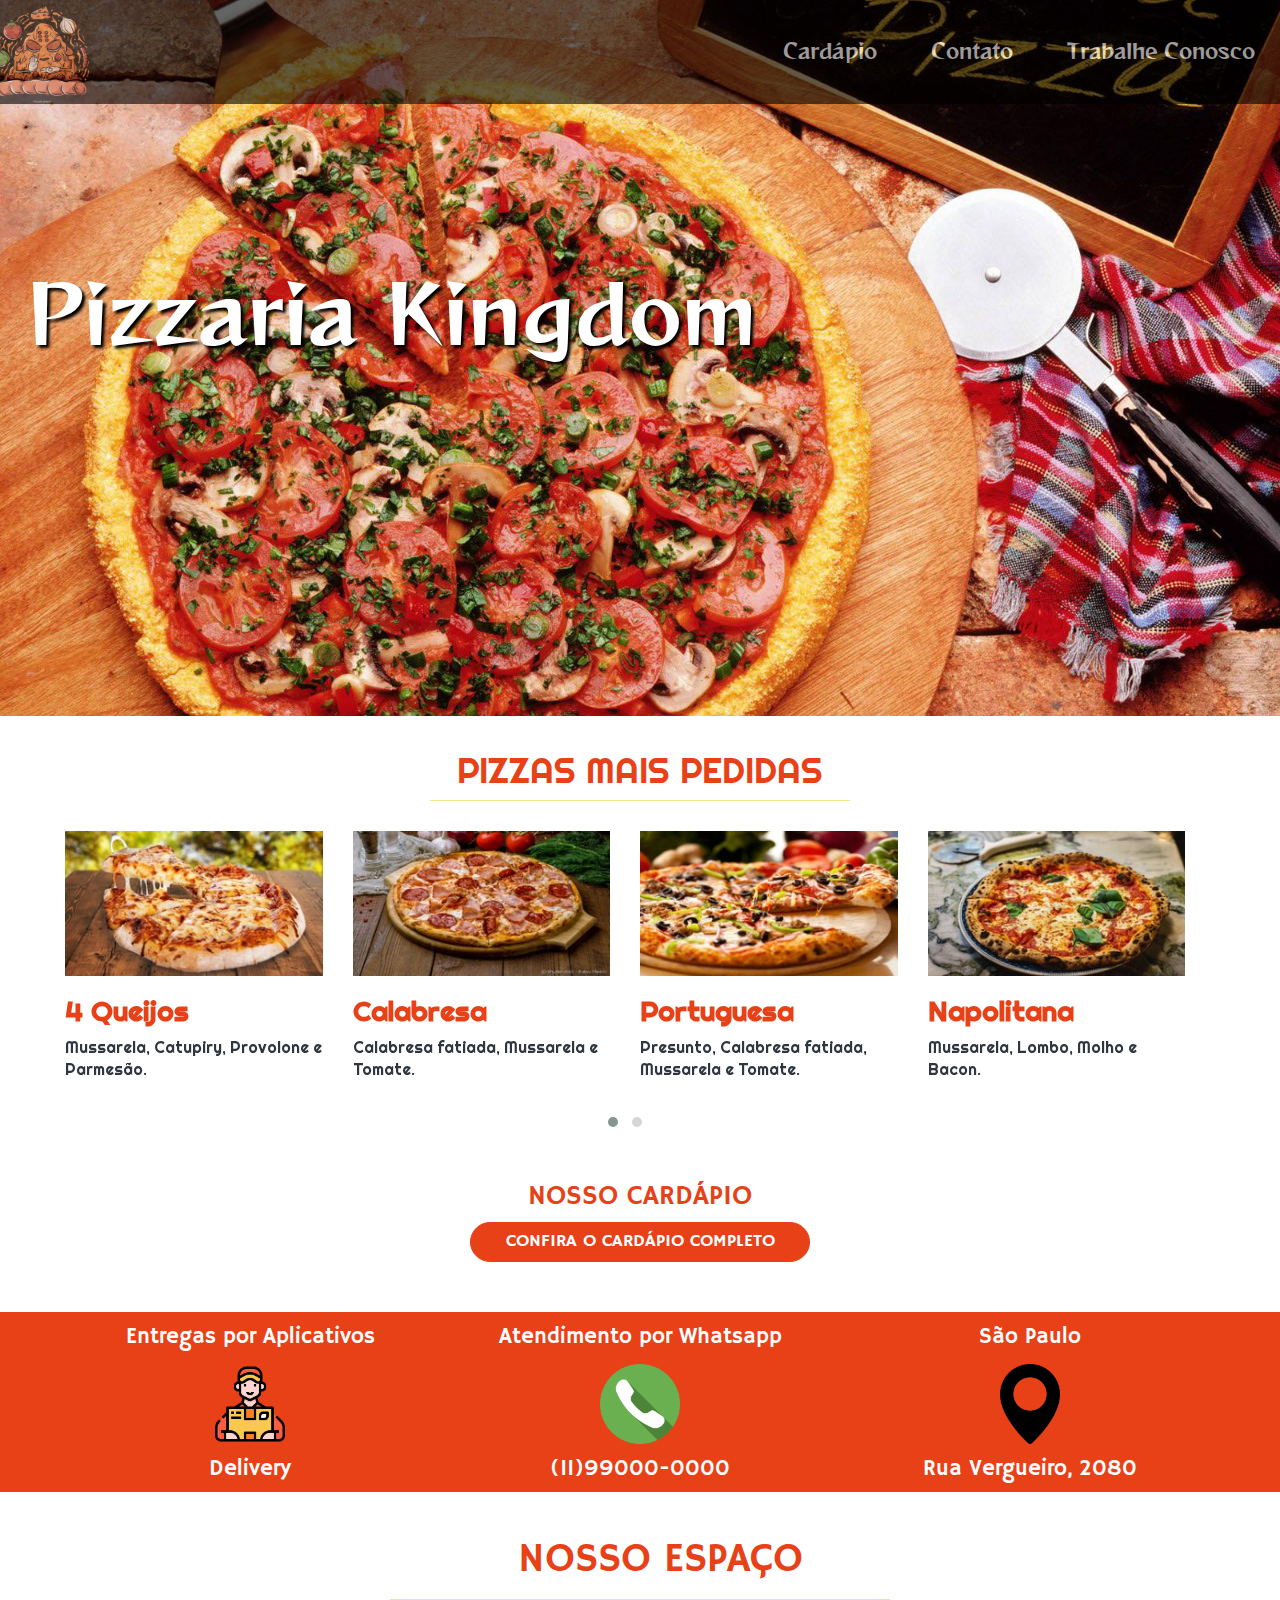
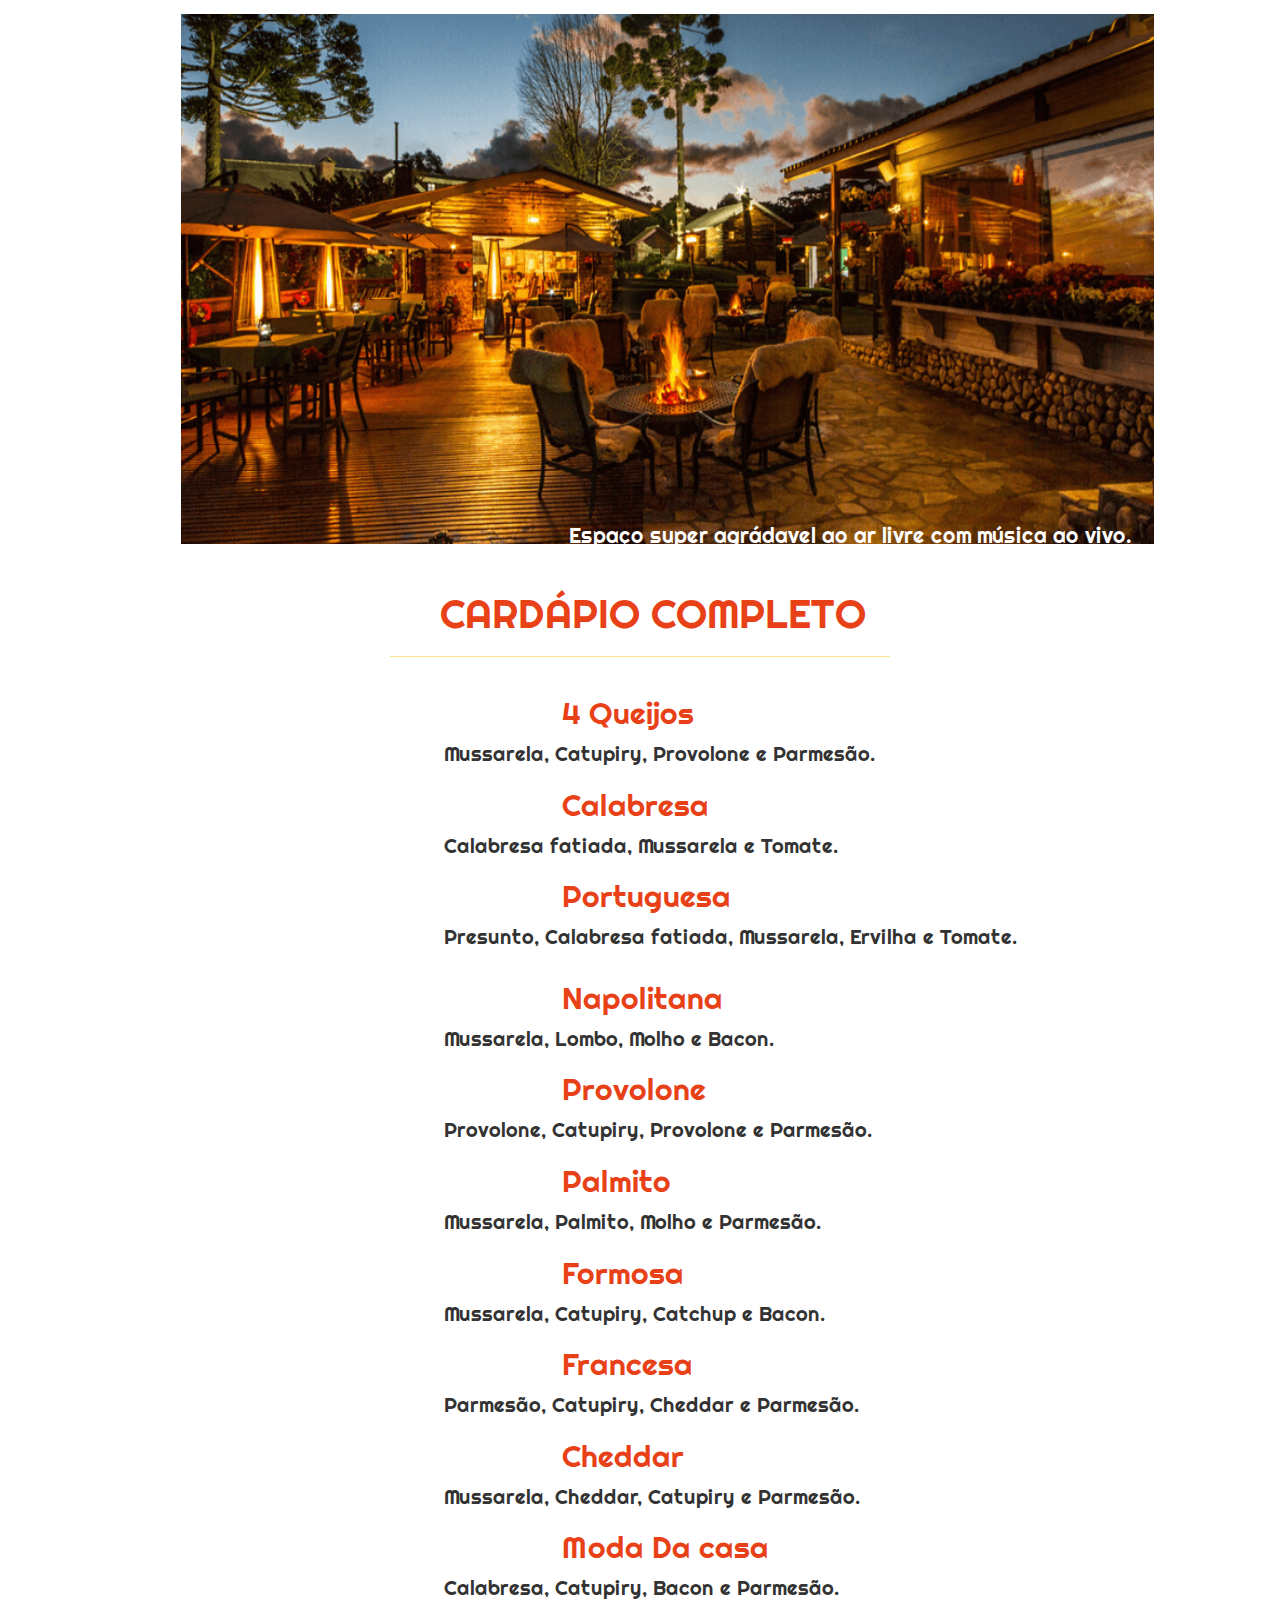
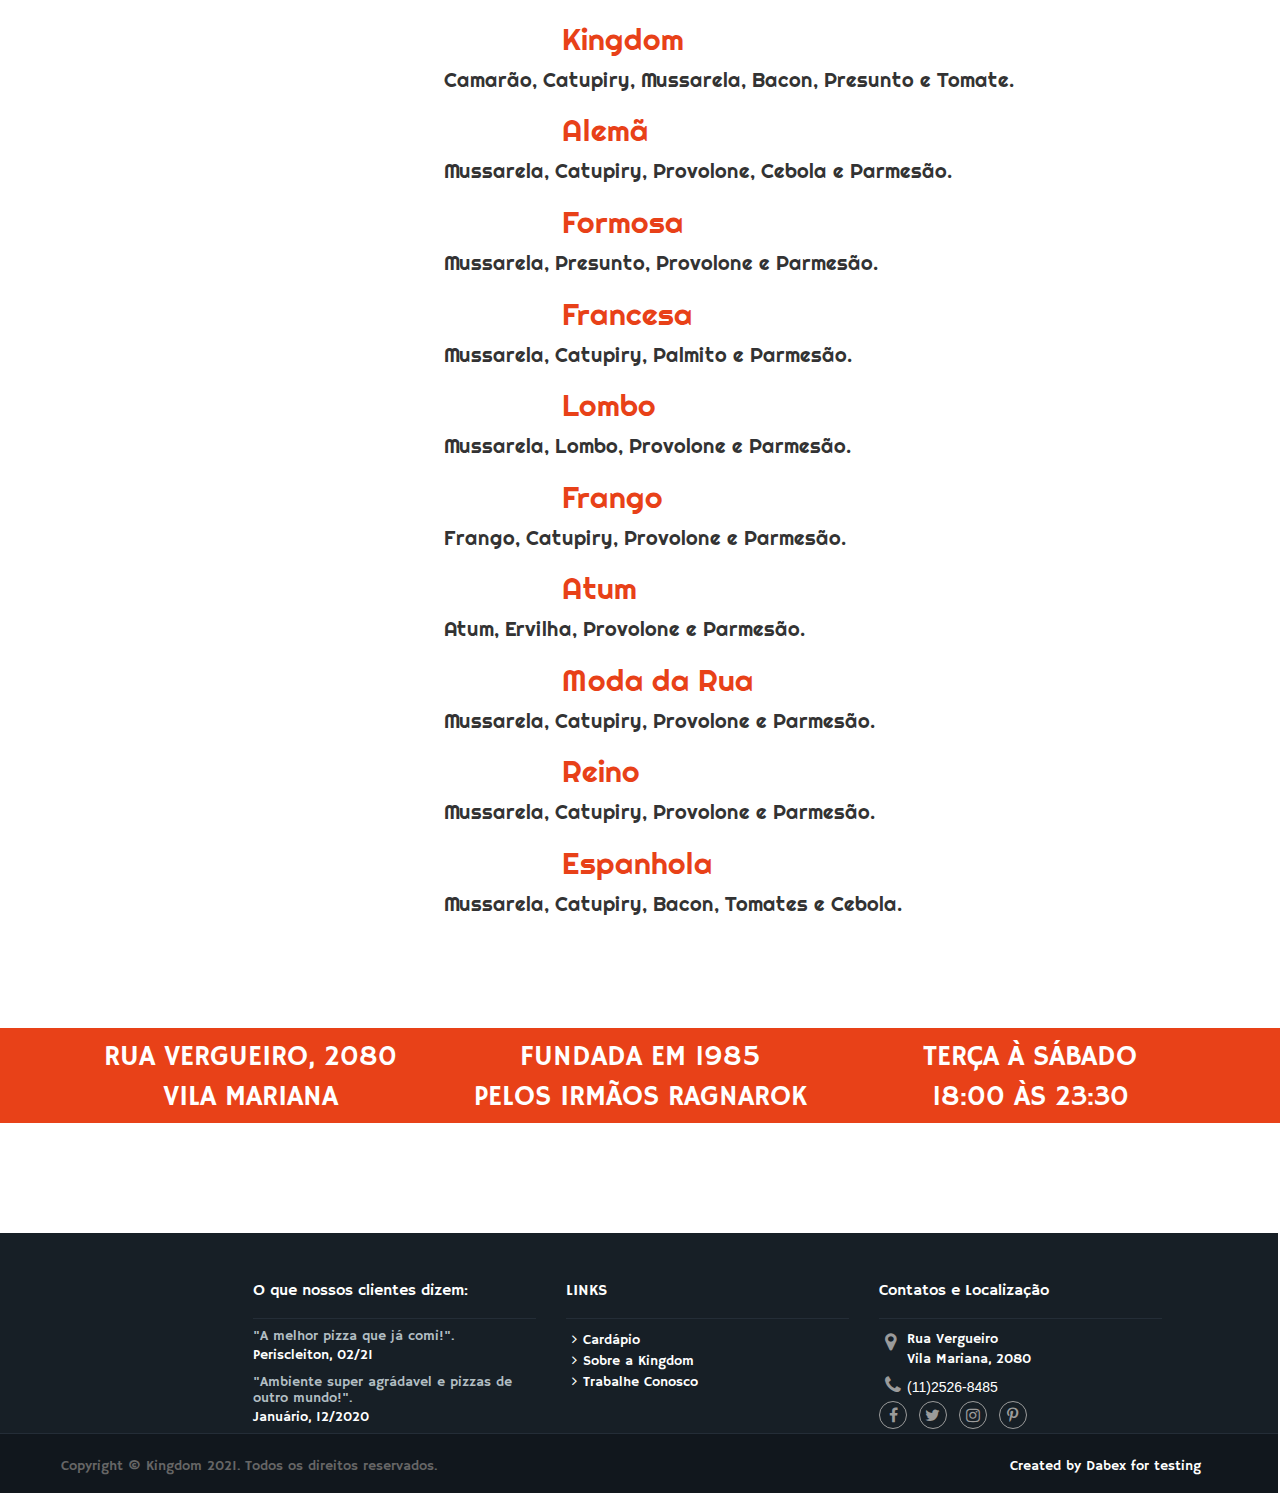
<file: index.html>
<!DOCTYPE html>
<html>
	<head>
	<meta charset="utf-8">
	<meta name="viewport" content="width:device-width, initial-scale=2">
	<title>Pizzaria Kingdom</title>
	<link rel="stylesheet" href="lib/bootstrap/css/bootstrap.min.css">
	<link rel="stylesheet" href="lib/OwlCarousel2/dist/assets/owl.carousel.min.css">
	<link rel="stylesheet" href="lib/OwlCarousel2/dist/assets/owl.theme.default.min.css">
	<link rel="stylesheet" href="https://maxcdn.bootstrapcdn.com/font-awesome/4.5.0/css/font-awesome.min.css">
	<link rel="stylesheet" href="css/pizzaria.css">

	</head>
	<body>

		<header>
			<div class="container">
			<img id="logotipo" src="img/pizzamonster2.jpg" alt="Logo">

			</div>
			<div class="header-black">
				<div class="container">
					<div class="row">
						 <nav id="menu" class="pull-right">
							<ul>
								<li><a href="cardapio.html">Cardápio</a></li>		
								<li><a href="contato.html">Contato</a></li>
								<!-- <li><a href="localizacao.html">Localização</a></li>	-->	
								<li><a href="trabalheconosco.html">Trabalhe Conosco</a></li>
							</ul>	
						</nav>	
					</div>
				</div>
			</div>
		</header>

		<section>
			<div id="banner">
				<h1>Pizzaria Kingdom</h1>
			</div>

			<div id="news" class="container">
				<div class="row text-center">
				<h2>Pizzas mais pedidas</h2>
				
					<!-- hr >>> horizontal row, fazer linha horizontal -->
					<hr></hr>
				</div>	

		
				<div class="row thumbnails owl-carousel owl-theme">
					<div class="item">
						<div class="item-inner">
							<img src="img/maxresdefault1.jpg" alt="Pizza1">
							<h3>4 Queijos</h3>
							<p>Mussarela, Catupiry, Provolone e Parmesão.</p>
						</div>
					</div>
					<div class="item">
						<div class="item-inner">
							<img src="img/calabresa1.jpg" alt="Pizza2">
							<h3>Calabresa</h3>
							<p>Calabresa fatiada, Mussarela e Tomate.</p>
						</div>
					</div>
					<div class="item">
						<div class="item-inner">
							<img src="img/pizzathumb1.jpg" alt="Pizza3">
							<h3>Portuguesa</h3>
							<p>Presunto, Calabresa fatiada, Mussarela e Tomate.</p>
						</div>
					</div>
					<div class="item">
						<div class="item-inner">
							<img src="img/2edit.jpg" alt="Pizza4">
							<h3>Napolitana</h3>
							<p>Mussarela, Lombo, Molho e Bacon.</p>
						</div>
					</div>
						<div class="item">
						<div class="item-inner">
							<img src="img/maxresdefault1.jpg" alt="Pizza5">
							<h3>Provolone</h3>
							<p>Provolone, Catupiry, Molho e Azeitonas.</p>
						</div>
					</div>
						<div class="item">
						<div class="item-inner">
							<img src="img/pizzathumb1.jpg" alt="Pizza6">
							<h3>Palmito</h3>
							<p>Mussarela, Palmito, Molho e Bacon.</p>
						</div>
					</div>
						<div class="item">
						<div class="item-inner">
							<img src="img/2edit.jpg" alt="Pizza7">
							<h3>Formosa</h3>
							<p>Mussarela, Catupiry, Catchupy e Bacon.</p>
						</div>
					</div>
					<div class="item">
						<div class="item-inner">
							<img src="img/calabresa1.jpg" alt="Pizza8">
							<h3>Francesa</h3>
							<p>Parmesão, Catupiry, Lombo e Bacon.</p>
						</div>
					</div>

				</div>
			</div>	
			

			<div id="call-to-action">
				<div class="container">
					<div class="row text-center">
						<h3>NOSSO CARDÁPIO</h3>
						<div class="row">
						<a href="cardapio.html" class="btn btn-laranja">Confira o Cardápio Completo</a>			
						</div>						
					</div>		
				</div>	
			</div>

			<div id="destaque">
				<div class="container">
					<div class="row">
					    
						<div class="col-md-4">
						<p>Entregas por Aplicativos</p>
						<img src="img/delivery-man.png" width="auto" height="80" alt="pic">
						<a href="#"><p>Delivery</p></a>
						</div>
						

						<div class="col-md-4">
						<p>Atendimento por Whatsapp</p>
						<img src="img/phone.png" width="auto" height="80" alt="pic2">
						<a href="#"><p>(11)99000-0000</p></a>
						</div>

						<div class="col-md-4">
						<p>São Paulo</p>
						<img src="img/location-pin.png" width="auto" height="80" alt="pic3">
						<a href="#"><p>Rua Vergueiro, 2080</p></a>
						</div>	

					 </div>
				</div>
			</div>

		<div id="nossoespaco">
			<div class="container">
				<div class="text-center">
					<p>Nosso espaço</p>
					<hr></hr>
				</div>	

			</div>	
		</div>	

		

			<div id="foto-restaurante">
				<img src="img/restaurante.png" alt="pic-res" title="fotorestaurante">
			</div>  

			<div id="text-cardapio">
				<div class="container">
					
						<h5>Cardápio Completo</h5>
						<hr>
				</div>	
			</div>			
		<div id="restaurante">
			<div class="container">
				<h4>Espaço super agrádavel ao ar livre com música ao vivo.</h4>
			</div>	
			</div>
		<div id="cardapio">	
			<div class="container">
	  		<div class="row">
			    <div class="col">
				<h2>4 Queijos</h2>
				<p>Mussarela, Catupiry, Provolone e Parmesão.</p>
			    </div>
			    <div class="col-6">
			     <h2>Calabresa</h2>
				<p>Calabresa fatiada, Mussarela e Tomate.</p>
			    </div>
			    <div class="col">
			      <h2>Portuguesa</h2>
				<p>Presunto, Calabresa fatiada, Mussarela, Ervilha e Tomate.</p>
			    </div>
			  </div>
			  <div class="row">
			    <div class="col">
			     <h2>Napolitana</h2>
				<p>Mussarela, Lombo, Molho e Bacon.</p>
			    </div>
			    <div class="col-5">
				 <h2>Provolone</h2>
				<p>Provolone, Catupiry, Provolone e Parmesão.</p>
			    </div>
			    <div class="col">
			    <h2>Palmito</h2>
				<p>Mussarela, Palmito, Molho e Parmesão.</p>
			    </div>
			    <div class="col">
			    <h2>Formosa</h2>
				<p>Mussarela, Catupiry, Catchup e Bacon.</p>
			    </div>
			    <div class="col">
			    <h2>Francesa</h2>
				<p>Parmesão, Catupiry, Cheddar e Parmesão.</p>
			    </div>
			       <div class="col">
			    <h2>Cheddar</h2>
				<p>Mussarela, Cheddar, Catupiry e Parmesão.</p>
			    </div>
			    <div class="col">
			    <h2>Moda Da casa</h2>
				<p>Calabresa, Catupiry, Bacon e Parmesão.</p>
			    </div>
			    <div class="col">
			    <h2>Kingdom</h2>
				<p>Camarão, Catupiry, Mussarela, Bacon, Presunto e Tomate.</p>
			    </div>
			       <div class="col">
			    <h2>Alemã</h2>
				<p>Mussarela, Catupiry, Provolone, Cebola e Parmesão.</p>
			    </div>
			    <div class="col">
			    <h2>Formosa</h2>
				<p>Mussarela, Presunto, Provolone e Parmesão.</p>
			    </div>
			    <div class="col">
			    <h2>Francesa</h2>
				<p>Mussarela, Catupiry, Palmito e Parmesão.</p>
			    </div>
			       <div class="col">
			    <h2>Lombo</h2>
				<p>Mussarela, Lombo, Provolone e Parmesão.</p>
			    </div>
			    <div class="col">
			    <h2>Frango</h2>
				<p>Frango, Catupiry, Provolone e Parmesão.</p>
			    </div>
			    <div class="col">
			    <h2>Atum</h2>
				<p>Atum, Ervilha, Provolone e Parmesão.</p>
			    </div>
			       <div class="col">
			    <h2>Moda da Rua</h2>
				<p>Mussarela, Catupiry, Provolone e Parmesão.</p>
			    </div>
			    <div class="col">
			    <h2>Reino</h2>
				<p>Mussarela, Catupiry, Provolone e Parmesão.</p>
			    </div>
			    <div class="col">
			    <h2>Espanhola</h2>
				<p>Mussarela, Catupiry, Bacon, Tomates e Cebola.</p>
			    </div>
			  </div>
			</div>
		</div>	

			




			<div id="estatisticas">
				<div class="container">
					<div class="row">
						<div class="col-md-4">
						<p>Rua Vergueiro, 2080<small> Vila Mariana</small></p>

						</div>

						<div class="col-md-4">
						<p>Fundada em 1985<small> Pelos Irmãos Ragnarok</small></p>
						</div>

						<div class="col-md-4">
						<p>Terça à Sábado<small> 18:00 às 23:30</small></p>
						</div>	

					</div>	
				</div>	
			</div>
		</section>

		<footer>
			
			<div class="row row-cinza-claro">
				
				<div class="container">
					
					<div class="row">
						
						<div class="col-md-2 text-center">
							
						<!--	<img class="logotipo" src="img/orlando-logo.png" alt="Logotipo"> -->

						</div>
					<div class="col-md-10">
							
						<div class="row row-cols">
							<div class="col-md-4 col-popular-post">
									
								<h4>O que nossos clientes dizem:</h4>

								<ul class="list-unstyled">
									<li>
										<h5>"A melhor pizza que já comi!".</h5>
											<time>Periscleiton, 02/21</time>
									</li>
									<li>
										<h5>"Ambiente super agrádavel e pizzas de outro mundo!".</h5>
										<time>Januário, 12/2020</time>
									</li>

									</ul>

								</div>
								<div class="col-md-4 col-links">
									
									<h4>LINKS</h4>

									<ul class="list-unstyled">
										<li><a href="cardapio.html"><i class="fa fa-angle-right"></i>Cardápio</a></li>
										<li><a href="sobre.html"><i class="fa fa-angle-right"></i>Sobre a Kingdom</a></li>
										<li><a href="trabalheconosco.html"><i class="fa fa-angle-right"></i>Trabalhe Conosco</a></li>
									</ul>

								</div>
								<div class="col-md-4 col-get-in-touch">
									
									<h4>Contatos e Localização</h4>

									<address>
										<i class="fa fa-map-marker"></i> <span>Rua Vergueiro<br/>Vila Mariana, 2080</span>
									</address>

									<p><a href="tel:1855ORLCITY"><i class="fa fa-phone"></i>(11)2526-8485</a></p>

									<ul class="list-unstyled list-socials">
										<li>
											<a href="#" target="_blank"><i class="fa fa-facebook"></i></a>
										</li>
										<li>
											<a href="#" target="_blank"><i class="fa fa-twitter"></i></a>
									</li>
									<li>
											<a href="#" target="_blank"><i class="fa fa-instagram"></i></a>
										</li>
										<li>
											<a href="#" target="_blank"><i class="fa fa-pinterest-p"></i></a>
									</li>
									</ul>

								</div>
							</div>
						</div>
					</div>
				</div>
			</div>

			<div class="row row-cinza-escuro">	
				<div class="container">
					<p class="pull-left">Copyright © Kingdom 2021. Todos os direitos reservados.</p>
					<p class="pull-right text-dabex">Created by Dabex for testing</p>

				</div>
			</div>
		</footer>

		<script src="lib/jquery/jquery.min.js"></script>
		<!--  tag script DEPOIS do JQUERY -->
		<script src="lib/OwlCarousel2/dist/owl.carousel.min.js"></script>
		<script src="lib/bootstrap/js/bootstrap.min.js"></script>

		<script>

			alert("Esse site foi desenvolvido apenas para testar o meu conhecimento.");

			$(document).ready(function(){
				$("#logotipo").on("mouseover", function(){
					$("#banner h1").addClass("efeito");

					}).on("mouseout", function(){
					$("#banner h1").removeClass("efeito");	
			});


			$(".thumbnails").owlCarousel({
				loop:true,
				
				margin: 10,
				// nav: true,
				// navText: ["Anterior","Próximo"],
				responsive: {
					0: {
						items:1
					},
					480: {
						items: 2
					},
					768: {
						items: 3
					},
					1200: {
						items: 4
					} 
				}
			});			
		});			 


		</script>
	</body>
</html>
</file>
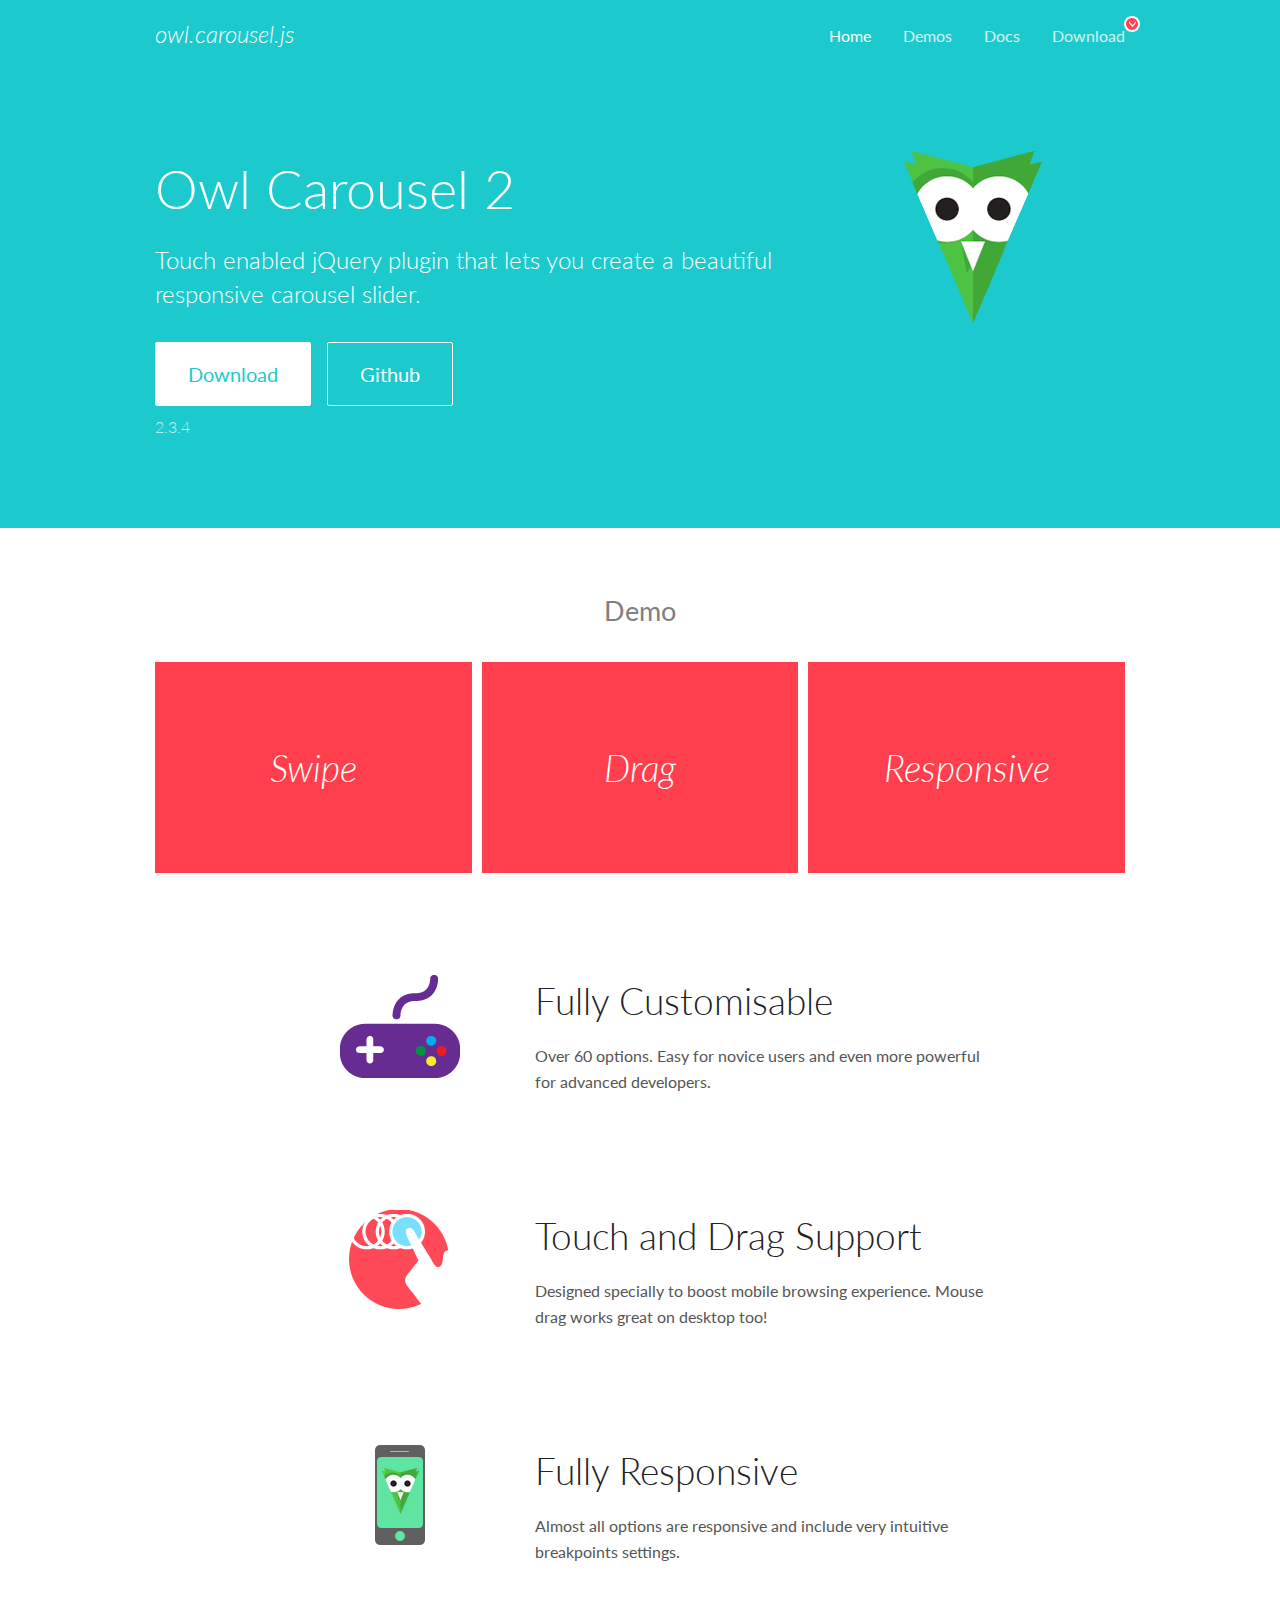
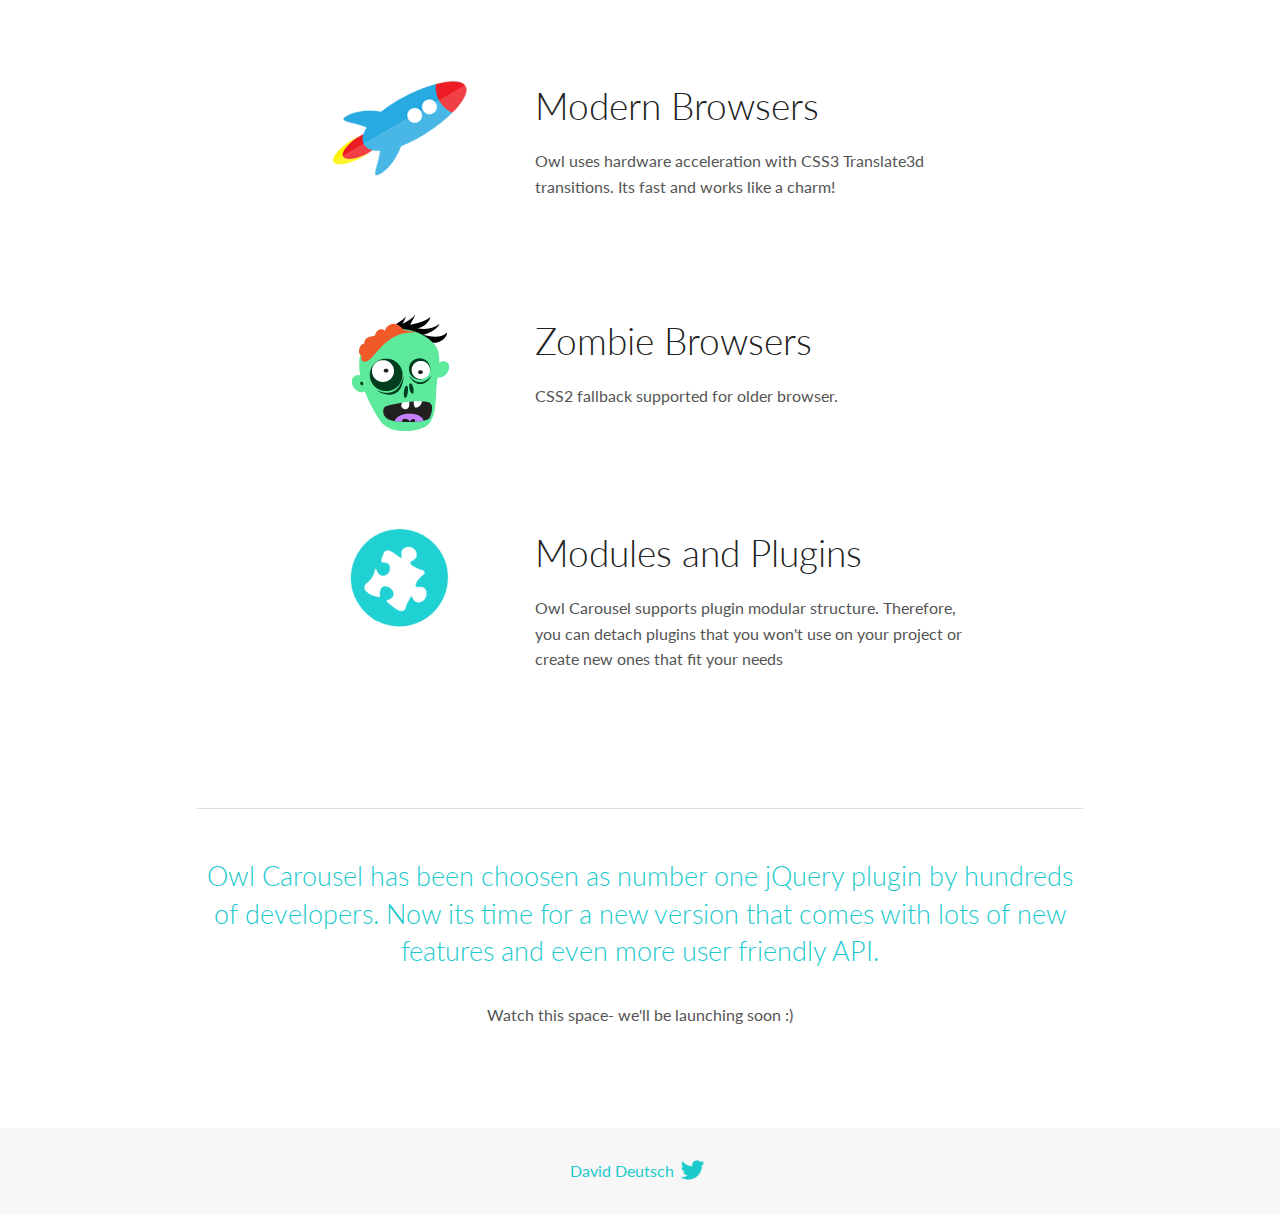
<file: lib/OwlCarousel2/docs/index.html>
<!DOCTYPE html>
<html lang="en">
  <head>

    <!-- head -->
    <meta charset="utf-8">
    <meta name="msapplication-tap-highlight" content="no" />
    <meta name="viewport" content="width=device-width, initial-scale=1.0" />
    <meta name="description" content="Touch enabled jQuery plugin that lets you create beautiful responsive carousel slider.">
    <meta name="author" content="David Deutsch">
    <title>
      Home | Owl Carousel | 2.3.4
    </title>

    <!-- Stylesheets -->
    <link href='https://fonts.googleapis.com/css?family=Lato:300,400,700,400italic,300italic' rel='stylesheet' type='text/css'>
    <link rel="stylesheet" href="assets/css/docs.theme.min.css">

    <!-- Owl Stylesheets -->
    <link rel="stylesheet" href="assets/owlcarousel/assets/owl.carousel.min.css">
    <link rel="stylesheet" href="assets/owlcarousel/assets/owl.theme.default.min.css">

    <!-- HTML5 shim and Respond.js IE8 support of HTML5 elements and media queries -->

    <!--[if lt IE 9]>
      <script src="https://oss.maxcdn.com/libs/html5shiv/3.7.0/html5shiv.js"></script>
      <script src="https://oss.maxcdn.com/libs/respond.js/1.3.0/respond.min.js"></script>
    <![endif]-->

    <!-- Favicons -->
    <link rel="apple-touch-icon-precomposed" sizes="144x144" href="assets/ico/apple-touch-icon-144-precomposed.png">
    <link rel="shortcut icon" href="assets/ico/favicon.png">
    <link rel="shortcut icon" href="favicon.ico">

    <!-- Yeah i know js should not be in header. Its required for demos.-->

    <!-- javascript -->
    <script src="assets/vendors/jquery.min.js"></script>
    <script src="assets/owlcarousel/owl.carousel.js"></script>
  </head>
  <body>

    <!-- header -->
    <header class="header">
      <div class="row">
        <div class="large-12 columns">
          <div class="brand left">
            <h3>
              <a href="/OwlCarousel2/">owl.carousel.js</a> 
            </h3>
          </div>
          <a id="toggle-nav" class="right">
            <span></span> <span></span> <span></span> 
          </a> 
          <div class="nav-bar">
            <ul class="clearfix">
              <li class="active">
                <a href="/OwlCarousel2/index.html">Home</a> 
              </li>
              <li> <a href="/OwlCarousel2/demos/demos.html">Demos</a>  </li>
              <li> <a href="/OwlCarousel2/docs/started-welcome.html">Docs</a>  </li>
              <li>
                <a href="https://github.com/OwlCarousel2/OwlCarousel2/archive/2.3.4.zip">Download</a> 
                <span class="download"></span> 
              </li>
            </ul>
          </div>
        </div>
      </div>
    </header>

    <!-- home panel -->
    <section id="hero">
      <div class="row">
        <div class="large-8 medium-8 columns">
          <h1>Owl Carousel 2</h1>
          <h4>Touch enabled jQuery plugin that lets you create a beautiful responsive carousel slider.</h4>
          <a href="https://github.com/OwlCarousel2/OwlCarousel2/archive/2.3.4.zip" class="hero-button">Download</a> 
          <a href="https://github.com/OwlCarousel2/OwlCarousel2" class="hero-button outline">Github</a> 
          <p>2.3.4</p>
        </div>
        <div class="large-4 medium-4 columns">
          <img class="owl-logo" src="assets/img/owl-logo.png" alt="mr. Owl">
        </div>
      </div>
    </section>

    <!-- body -->
    <div class="home-demo">
      <div class="row">
        <div class="large-12 columns">
          <h3>Demo</h3>
          <div class="owl-carousel">
            <div class="item">
              <h2>Swipe</h2>
            </div>
            <div class="item">
              <h2>Drag</h2>
            </div>
            <div class="item">
              <h2>Responsive</h2>
            </div>
            <div class="item">
              <h2>CSS3</h2>
            </div>
            <div class="item">
              <h2>Fast</h2>
            </div>
            <div class="item">
              <h2>Easy</h2>
            </div>
            <div class="item">
              <h2>Free</h2>
            </div>
            <div class="item">
              <h2>Upgradable</h2>
            </div>
            <div class="item">
              <h2>Tons of options</h2>
            </div>
            <div class="item">
              <h2>Infinity</h2>
            </div>
            <div class="item">
              <h2>Auto Width</h2>
            </div>
          </div>
        </div>
      </div>
    </div>
    <script>
      var owl = $('.owl-carousel');
      owl.owlCarousel({
        margin: 10,
        loop: true,
        responsive: {
          0: {
            items: 1
          },
          600: {
            items: 2
          },
          1000: {
            items: 3
          }
        }
      })
    </script>

    <!-- features -->
    <div id="features">
      <div class="row">
        <div class="small-12 medium-9 small-centered columns">
          <section class="row feature">
            <div class="medium-4 small-12 columns">
              <img src="assets/img/feature-options.png" alt="">
            </div>
            <div class="medium-8 small-12 columns">
              <h2>Fully Customisable</h2>
              <p>Over 60 options. Easy for novice users and even more powerful for advanced developers.</p>
            </div>
          </section>
          <section class="row feature">
            <div class="medium-4 small-12 columns">
              <img src="assets/img/feature-drag.png" alt="">
            </div>
            <div class="medium-8 small-12 columns">
              <h2>Touch and Drag Support</h2>
              <p>Designed specially to boost mobile browsing experience. Mouse drag works great on desktop too!</p>
            </div>
          </section>
          <section class="row feature">
            <div class="medium-4 small-12 columns">
              <img src="assets/img/feature-responsive.png" alt="">
            </div>
            <div class="medium-8 small-12 columns">
              <h2>Fully Responsive</h2>
              <p>Almost all options are responsive and include very intuitive breakpoints settings.</p>
            </div>
          </section>
          <section class="row feature">
            <div class="medium-4 small-12 columns">
              <img src="assets/img/feature-modern.png" alt="">
            </div>
            <div class="medium-8 small-12 columns">
              <h2>Modern Browsers</h2>
              <p>Owl uses hardware acceleration with CSS3 Translate3d transitions. Its fast and works like a charm! </p>
            </div>
          </section>
          <section class="row feature">
            <div class="medium-4 small-12 columns">
              <img src="assets/img/feature-zombie.png" alt="">
            </div>
            <div class="medium-8 small-12 columns">
              <h2>Zombie Browsers</h2>
              <p>CSS2 fallback supported for older browser.</p>
            </div>
          </section>
          <section class="row feature">
            <div class="medium-4 small-12 columns">
              <img src="assets/img/feature-module.png" alt="">
            </div>
            <div class="medium-8 small-12 columns">
              <h2>Modules and Plugins</h2>
              <p>Owl Carousel supports plugin modular structure. Therefore, you can detach plugins that you won&#x27;t use on your project or create new ones that fit your needs</p>
            </div>
          </section>
        </div>
      </div>
    </div>

    <!-- footer -->
    <section id="teaser-text">
      <div class="row">
        <div class="small-12 medium-11 small-centered columns">
          <hr>
          <h3 id="owl-carousel-has-been-choosen-as-number-one-jquery-plugin-by-hundreds-of-developers-now-its-time-for-a-new-version-that-comes-with-lots-of-new-features-and-even-more-user-friendly-api-">Owl Carousel has been choosen as number one jQuery plugin by hundreds of developers. Now its time for a new version that comes with lots of new features and even more user friendly API.</h3>
          <p>Watch this space- we&#39;ll be launching soon :)</p>
        </div>
      </div>
    </section>

    <!-- footer -->
    <footer class="footer">
      <div class="row">
        <div class="large-12 columns">
          <h5>
            <a href="/OwlCarousel2/docs/support-contact.html">David Deutsch</a> 
            <a id="custom-tweet-button" href="https://twitter.com/share?url=https://github.com/OwlCarousel2/OwlCarousel2&text=Owl Carousel - This is so awesome! " target="_blank"></a> 
          </h5>
        </div>
      </div>
    </footer>

    <!-- vendors -->
    <script src="assets/vendors/highlight.js"></script>
    <script src="assets/js/app.js"></script>
  </body>
</html>
</file>
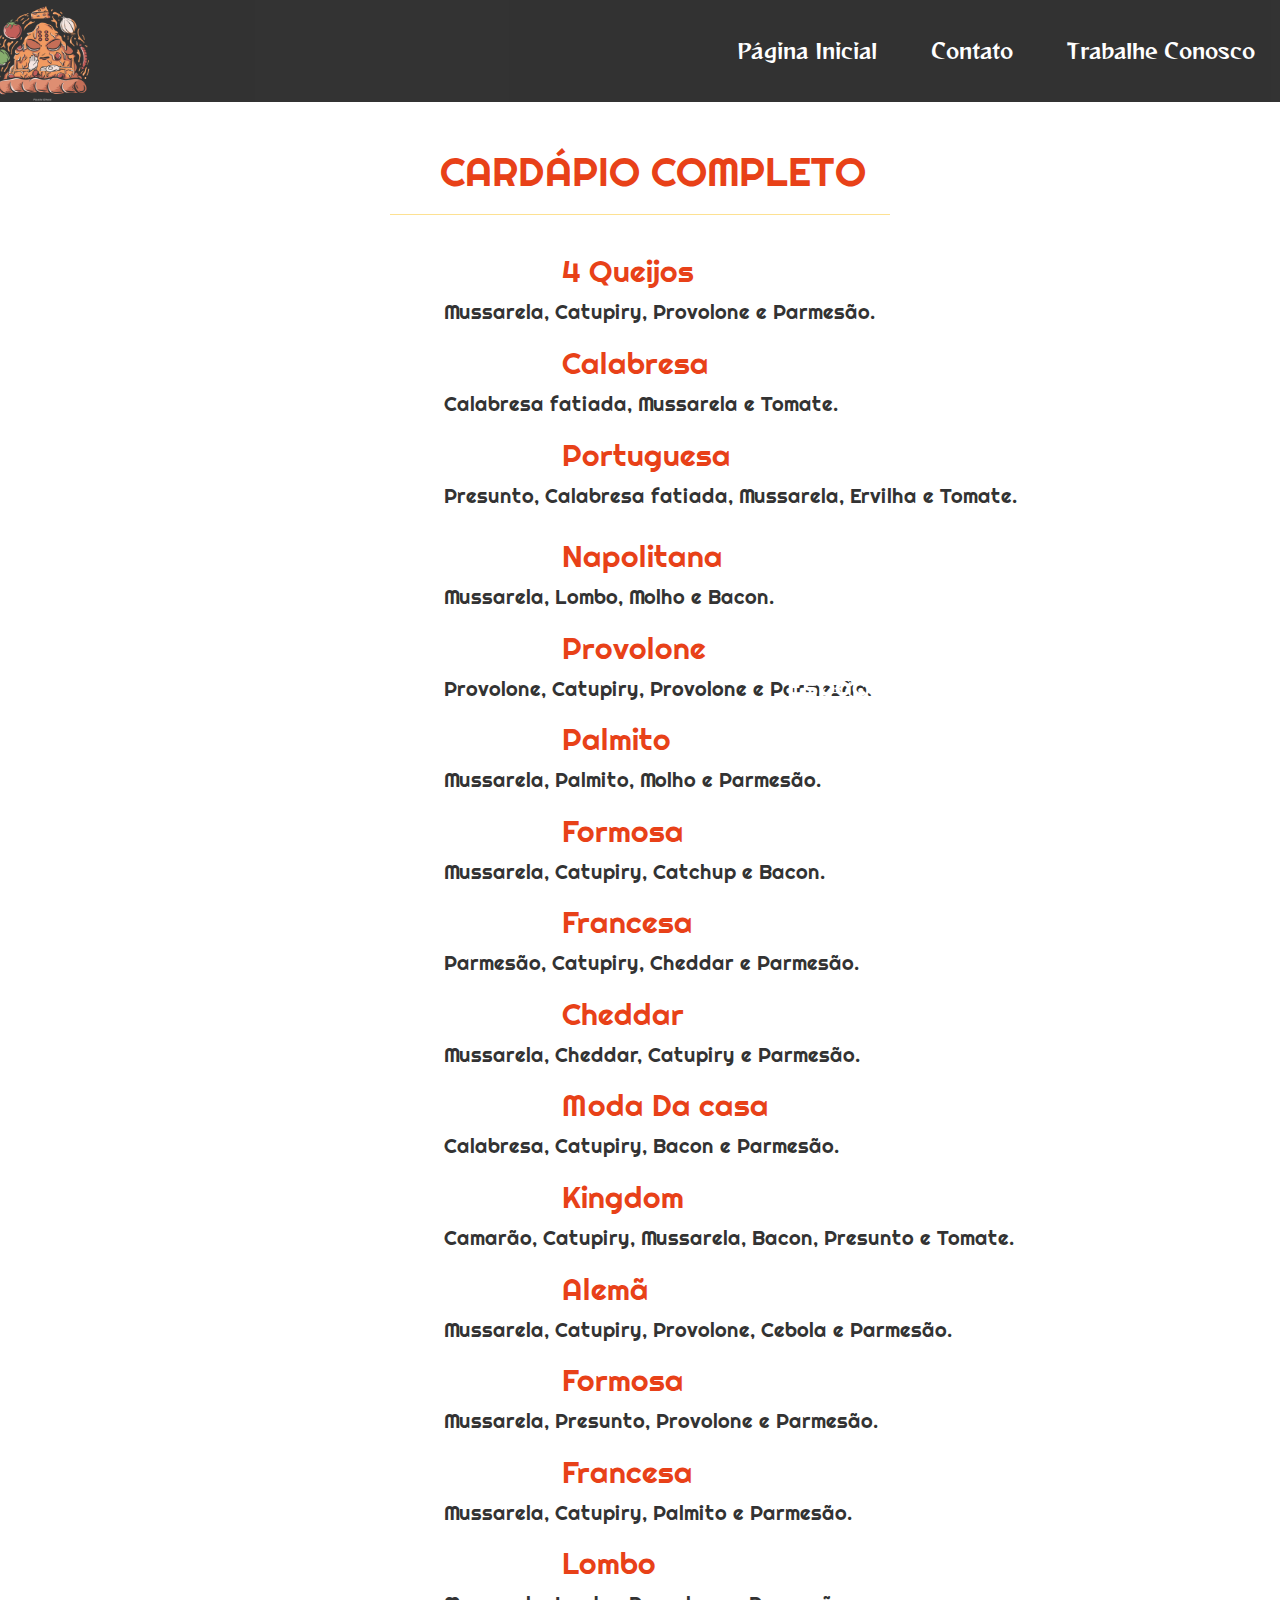
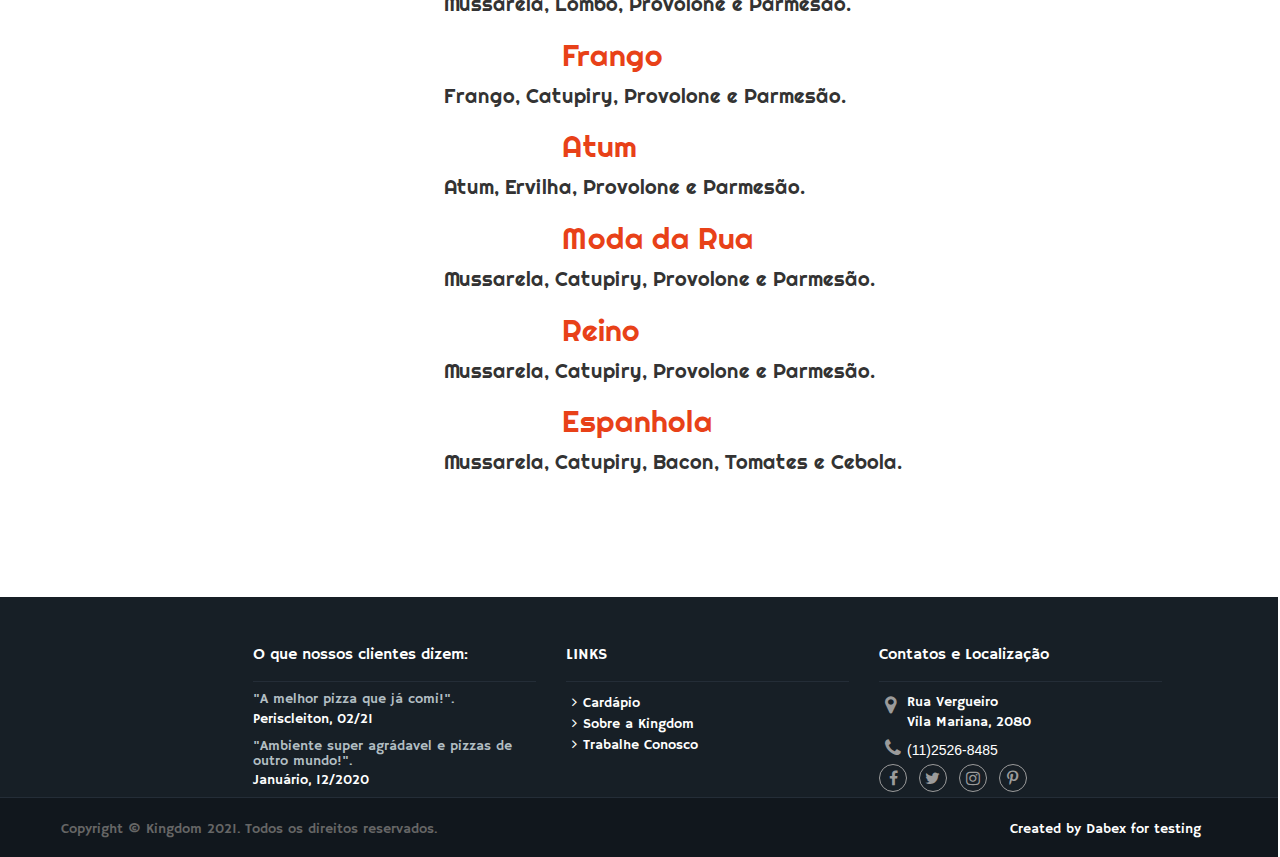
<file: cardapio.html>
<!DOCTYPE html>
<html>
<head>
		<meta charset="utf-8">
		<meta name="viewport" content="width:device-width, initial-scale=2">
		<title>Cardápio - Kingdom</title>
		<link rel="stylesheet" href="lib/bootstrap/css/bootstrap.min.css">
		<link rel="stylesheet" href="lib/OwlCarousel2/dist/assets/owl.carousel.min.css">
		<link rel="stylesheet" href="lib/OwlCarousel2/dist/assets/owl.theme.default.min.css">
		<link rel="stylesheet" href="https://maxcdn.bootstrapcdn.com/font-awesome/4.5.0/css/font-awesome.min.css">
		<link rel="stylesheet" href="css/pizzaria.css">
		<link rel="stylesheet" href="css/pizzaria2.css">
		
</head>
<body>
	<header>
			<div class="container">
			<img id="logotipo" src="img/pizzamonster2.jpg" alt="Logo">

			</div>
			<div class="header-black">
				<div class="container">
					<div class="row">
						 <nav id="menu" class="pull-right">
							<ul>
								<li><a href="index.html">Página Inicial</a></li>		
								<li><a href="contato.html">Contato</a></li>
								
								<li><a href="trabalheconosco.html">Trabalhe Conosco</a></li>
							</ul>	
						</nav>	
					</div>
				</div>
			</div>
		</header>
	<section>
			<div id="text-cardapio">
				<div class="container">			
						<h5>Cardápio Completo</h5>
						<hr>
				</div>	
			</div>	
		
		<div id="restaurante">
			<div class="container">
				<h4>Espaço super agrádavel ao ar livre com música ao vivo.</h4>
			</div>	
			</div>
		<div id="cardapio">	
			<div class="container">
	  		<div class="row">
			    <div class="col">
				<h2>4 Queijos</h2>
				<p>Mussarela, Catupiry, Provolone e Parmesão.</p>
			    </div>
			    <div class="col-6">
			     <h2>Calabresa</h2>
				<p>Calabresa fatiada, Mussarela e Tomate.</p>
			    </div>
			    <div class="col">
			      <h2>Portuguesa</h2>
				<p>Presunto, Calabresa fatiada, Mussarela, Ervilha e Tomate.</p>
			    </div>
			  </div>
			  <div class="row">
			    <div class="col">
			     <h2>Napolitana</h2>
				<p>Mussarela, Lombo, Molho e Bacon.</p>
			    </div>
			    <div class="col-5">
				 <h2>Provolone</h2>
				<p>Provolone, Catupiry, Provolone e Parmesão.</p>
			    </div>
			    <div class="col">
			    <h2>Palmito</h2>
				<p>Mussarela, Palmito, Molho e Parmesão.</p>
			    </div>
			    <div class="col">
			    <h2>Formosa</h2>
				<p>Mussarela, Catupiry, Catchup e Bacon.</p>
			    </div>
			    <div class="col">
			    <h2>Francesa</h2>
				<p>Parmesão, Catupiry, Cheddar e Parmesão.</p>
			    </div>
			       <div class="col">
			    <h2>Cheddar</h2>
				<p>Mussarela, Cheddar, Catupiry e Parmesão.</p>
			    </div>
			    <div class="col">
			    <h2>Moda Da casa</h2>
				<p>Calabresa, Catupiry, Bacon e Parmesão.</p>
			    </div>
			    <div class="col">
			    <h2>Kingdom</h2>
				<p>Camarão, Catupiry, Mussarela, Bacon, Presunto e Tomate.</p>
			    </div>
			       <div class="col">
			    <h2>Alemã</h2>
				<p>Mussarela, Catupiry, Provolone, Cebola e Parmesão.</p>
			    </div>
			    <div class="col">
			    <h2>Formosa</h2>
				<p>Mussarela, Presunto, Provolone e Parmesão.</p>
			    </div>
			    <div class="col">
			    <h2>Francesa</h2>
				<p>Mussarela, Catupiry, Palmito e Parmesão.</p>
			    </div>
			       <div class="col">
			    <h2>Lombo</h2>
				<p>Mussarela, Lombo, Provolone e Parmesão.</p>
			    </div>
			    <div class="col">
			    <h2>Frango</h2>
				<p>Frango, Catupiry, Provolone e Parmesão.</p>
			    </div>
			    <div class="col">
			    <h2>Atum</h2>
				<p>Atum, Ervilha, Provolone e Parmesão.</p>
			    </div>
			       <div class="col">
			    <h2>Moda da Rua</h2>
				<p>Mussarela, Catupiry, Provolone e Parmesão.</p>
			    </div>
			    <div class="col">
			    <h2>Reino</h2>
				<p>Mussarela, Catupiry, Provolone e Parmesão.</p>
			    </div>
			    <div class="col">
			    <h2>Espanhola</h2>
				<p>Mussarela, Catupiry, Bacon, Tomates e Cebola.</p>
			    </div>
			  </div>
			</div>
		</div>	

			


	</section>
<footer>
			
			<div class="row row-cinza-claro">
				
				<div class="container">
					
					<div class="row">
						
						<div class="col-md-2 text-center">
							
						<!--	<img class="logotipo" src="img/orlando-logo.png" alt="Logotipo"> -->

						</div>
					<div class="col-md-10">
							
						<div class="row row-cols">
							<div class="col-md-4 col-popular-post">
									
								<h4>O que nossos clientes dizem:</h4>

								<ul class="list-unstyled">
									<li>
										<h5>"A melhor pizza que já comi!".</h5>
											<time>Periscleiton, 02/21</time>
									</li>
									<li>
										<h5>"Ambiente super agrádavel e pizzas de outro mundo!".</h5>
										<time>Januário, 12/2020</time>
									</li>

									</ul>

								</div>
								<div class="col-md-4 col-links">
									
									<h4>LINKS</h4>

									<ul class="list-unstyled">
										<li><a href="cardapio.html"><i class="fa fa-angle-right"></i>Cardápio</a></li>
										<li><a href="sobre.html"><i class="fa fa-angle-right"></i>Sobre a Kingdom</a></li>
										<li><a href="trabalheconosco.html"><i class="fa fa-angle-right"></i>Trabalhe Conosco</a></li>
									</ul>

								</div>
								<div class="col-md-4 col-get-in-touch">
									
									<h4>Contatos e Localização</h4>

									<address>
										<i class="fa fa-map-marker"></i> <span>Rua Vergueiro<br/>Vila Mariana, 2080</span>
									</address>

									<p><a href="tel:1855ORLCITY"><i class="fa fa-phone"></i>(11)2526-8485</a></p>

									<ul class="list-unstyled list-socials">
										<li>
											<a href="#" target="_blank"><i class="fa fa-facebook"></i></a>
										</li>
										<li>
											<a href="#" target="_blank"><i class="fa fa-twitter"></i></a>
									</li>
									<li>
											<a href="#" target="_blank"><i class="fa fa-instagram"></i></a>
										</li>
										<li>
											<a href="#" target="_blank"><i class="fa fa-pinterest-p"></i></a>
									</li>
									</ul>

								</div>
							</div>
						</div>
					</div>
				</div>
			</div>

			<div class="row row-cinza-escuro">	
				<div class="container">
					<p class="pull-left">Copyright © Kingdom 2021. Todos os direitos reservados.</p>
					<p class="pull-right text-dabex">Created by Dabex for testing</p>

				</div>
			</div>
		</footer>

		<script src="lib/jquery/jquery.min.js"></script>
		<!--  tag script DEPOIS do JQUERY -->
		<script src="lib/OwlCarousel2/dist/owl.carousel.min.js"></script>
		<script src="lib/bootstrap/js/bootstrap.min.js"></script>


</body>
</html>
</file>
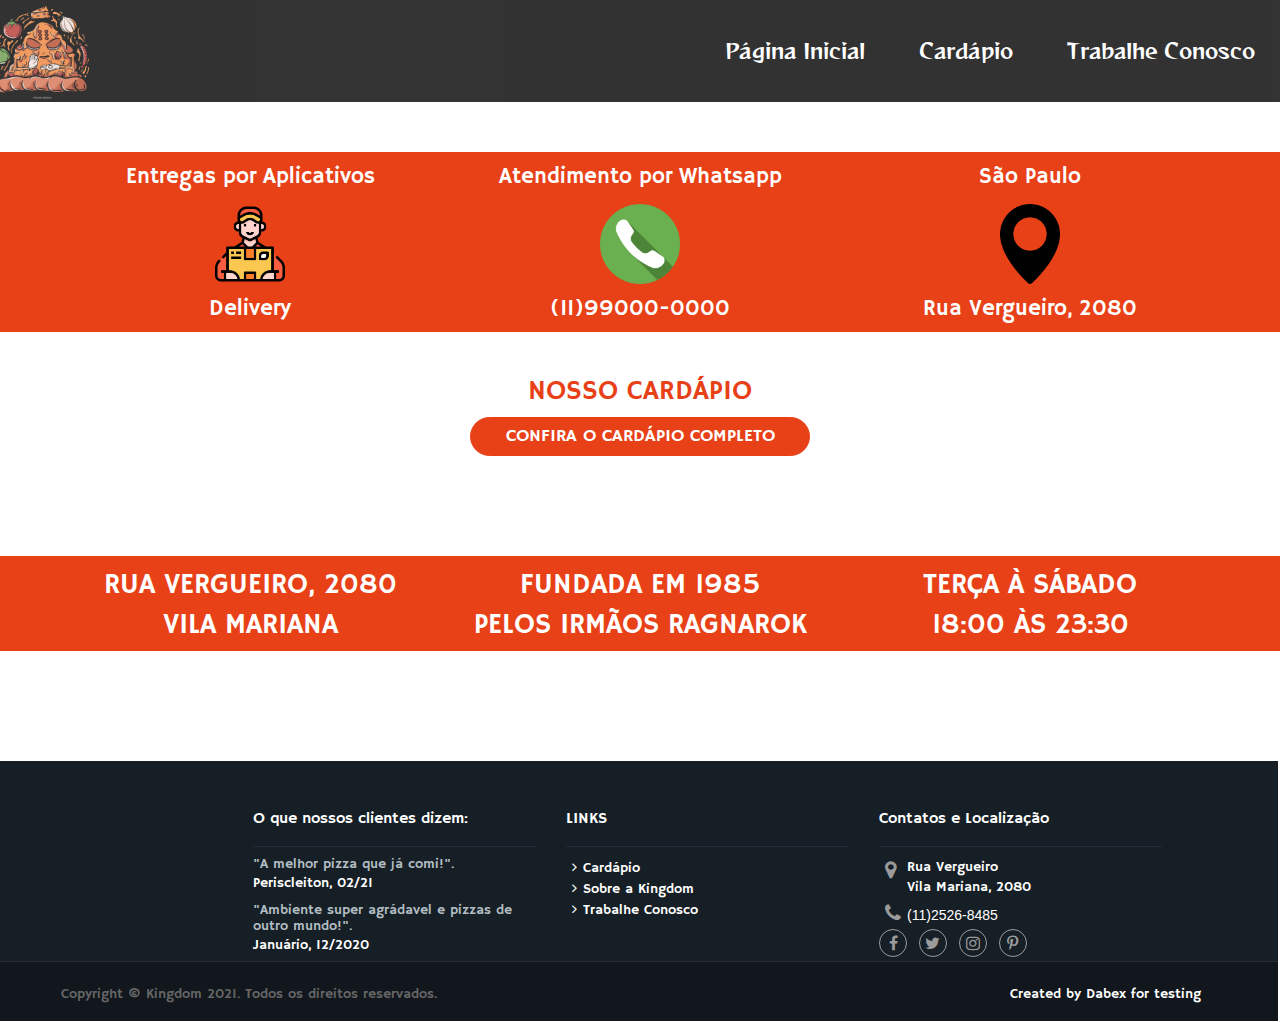
<file: contato.html>
<!DOCTYPE html>
<html>
<head>
	<meta charset="utf-8">
		<meta name="viewport" content="width:device-width, initial-scale=2">
	<title>Contato</title>
		<link rel="stylesheet" href="lib/bootstrap/css/bootstrap.min.css">
		<link rel="stylesheet" href="lib/OwlCarousel2/dist/assets/owl.carousel.min.css">
		<link rel="stylesheet" href="lib/OwlCarousel2/dist/assets/owl.theme.default.min.css">
		<link rel="stylesheet" href="https://maxcdn.bootstrapcdn.com/font-awesome/4.5.0/css/font-awesome.min.css">
		<link rel="stylesheet" href="css/pizzaria22.css">
		<link rel="stylesheet" href="css/pizzaria-mobile.css">
</head>
<body>
	<header>
			<div class="container">
			<img id="logotipo" src="img/pizzamonster2.jpg" alt="Logo">

			</div>
			<div class="header-black">
				<div class="container">
					<div class="row">
						 <nav id="menu" class="pull-right">
							<ul>	
								<li><a href="index.html">Página Inicial</a></li>
								<li><a href="cardapio.html">Cardápio</a></li>		
								
							<!--	<li><a href="localizacao.html">Localização</a></li>		-->
								<li><a href="trabalheconosco.html">Trabalhe Conosco</a></li>
							</ul>	
						</nav>	
					</div>
				</div>
			</div>
		</header>

<section>
			


			<div id="destaque">
				<div class="container">
					<div class="row">
					    
						<div class="col-md-4">
						<p>Entregas por Aplicativos</p>
						<img src="img/delivery-man.png" width="auto" height="80" alt="pic">
						<a href="#"><p>Delivery</p></a>
						</div>
						

						<div class="col-md-4">
						<p>Atendimento por Whatsapp</p>
						<img src="img/phone.png" width="auto" height="80" alt="pic2">
						<a href="#"><p>(11)99000-0000</p></a>
						</div>

						<div class="col-md-4">
						<p>São Paulo</p>
						<img src="img/location-pin.png" width="auto" height="80" alt="pic3">
						<a href="#"><p>Rua Vergueiro, 2080</p></a>
						</div>	

					 </div>
				</div>
			</div>

		</div>	

		
			<div id="call-to-action">
				<div class="container">
					<div class="row text-center">
						<h3>NOSSO CARDÁPIO</h3>
						<div class="row">
						<a href="cardapio.html" class="btn btn-laranja">Confira o Cardápio Completo</a>			
						</div>						
					</div>		
				</div>	
			</div>

			

			<div id="estatisticas">
				<div class="container">
					<div class="row">
						<div class="col-md-4">
						<p>Rua Vergueiro, 2080<small> Vila Mariana</small></p>

						</div>

						<div class="col-md-4">
						<p>Fundada em 1985<small> Pelos Irmãos Ragnarok</small></p>
						</div>

						<div class="col-md-4">
						<p>Terça à Sábado<small> 18:00 às 23:30</small></p>
						</div>	

					</div>	
				</div>	
			</div>
		</section>
			<footer>
			
			<div class="row row-cinza-claro">
				
				<div class="container">
					
					<div class="row">
						
						<div class="col-md-2 text-center">
							
						<!--	<img class="logotipo" src="img/orlando-logo.png" alt="Logotipo"> -->

						</div>
					<div class="col-md-10">
							
						<div class="row row-cols">
							<div class="col-md-4 col-popular-post">
									
								<h4>O que nossos clientes dizem:</h4>

								<ul class="list-unstyled">
									<li>
										<h5>"A melhor pizza que já comi!".</h5>
											<time>Periscleiton, 02/21</time>
									</li>
									<li>
										<h5>"Ambiente super agrádavel e pizzas de outro mundo!".</h5>
										<time>Januário, 12/2020</time>
									</li>

									</ul>

								</div>
								<div class="col-md-4 col-links">
									
									<h4>LINKS</h4>

									<ul class="list-unstyled">
										<li><a href="cardapio.html"><i class="fa fa-angle-right"></i>Cardápio</a></li>
										<li><a href="sobre.html"><i class="fa fa-angle-right"></i>Sobre a Kingdom</a></li>
										<li><a href="trabalheconosco.html"><i class="fa fa-angle-right"></i>Trabalhe Conosco</a></li>
									</ul>

								</div>
								<div class="col-md-4 col-get-in-touch">
									
									<h4>Contatos e Localização</h4>

									<address>
										<i class="fa fa-map-marker"></i> <span>Rua Vergueiro<br/>Vila Mariana, 2080</span>
									</address>

									<p><a href="tel:1855ORLCITY"><i class="fa fa-phone"></i>(11)2526-8485</a></p>

									<ul class="list-unstyled list-socials">
										<li>
											<a href="#" target="_blank"><i class="fa fa-facebook"></i></a>
										</li>
										<li>
											<a href="#" target="_blank"><i class="fa fa-twitter"></i></a>
									</li>
									<li>
											<a href="#" target="_blank"><i class="fa fa-instagram"></i></a>
										</li>
										<li>
											<a href="#" target="_blank"><i class="fa fa-pinterest-p"></i></a>
									</li>
									</ul>

								</div>
							</div>
						</div>
					</div>
				</div>
			</div>

			<div class="row row-cinza-escuro">	
				<div class="container">
					<p class="pull-left">Copyright © Kingdom 2021. Todos os direitos reservados.</p>
					<p class="pull-right text-dabex">Created by Dabex for testing</p>

				</div>
			</div>
		</footer>

		<script src="lib/jquery/jquery.min.js"></script>
		<!--  tag script DEPOIS do JQUERY -->
		<script src="lib/OwlCarousel2/dist/owl.carousel.min.js"></script>
		<script src="lib/bootstrap/js/bootstrap.min.js"></script>

		<script>
			$(document).ready(function(){
				$("#logotipo").on("mouseover", function(){
					$("#banner h1").addClass("efeito");

					}).on("mouseout", function(){
					$("#banner h1").removeClass("efeito");	
			});


			$(".thumbnails").owlCarousel({
				loop:true,
				
				margin: 10,
				// nav: true,
				// navText: ["Anterior","Próximo"],
				responsive: {
					0: {
						items:1
					},
					480: {
						items: 2
					},
					768: {
						items: 3
					},
					1200: {
						items: 4
					} 
				}
			});			
		});			 


		</script>
</body>
</html>
</file>
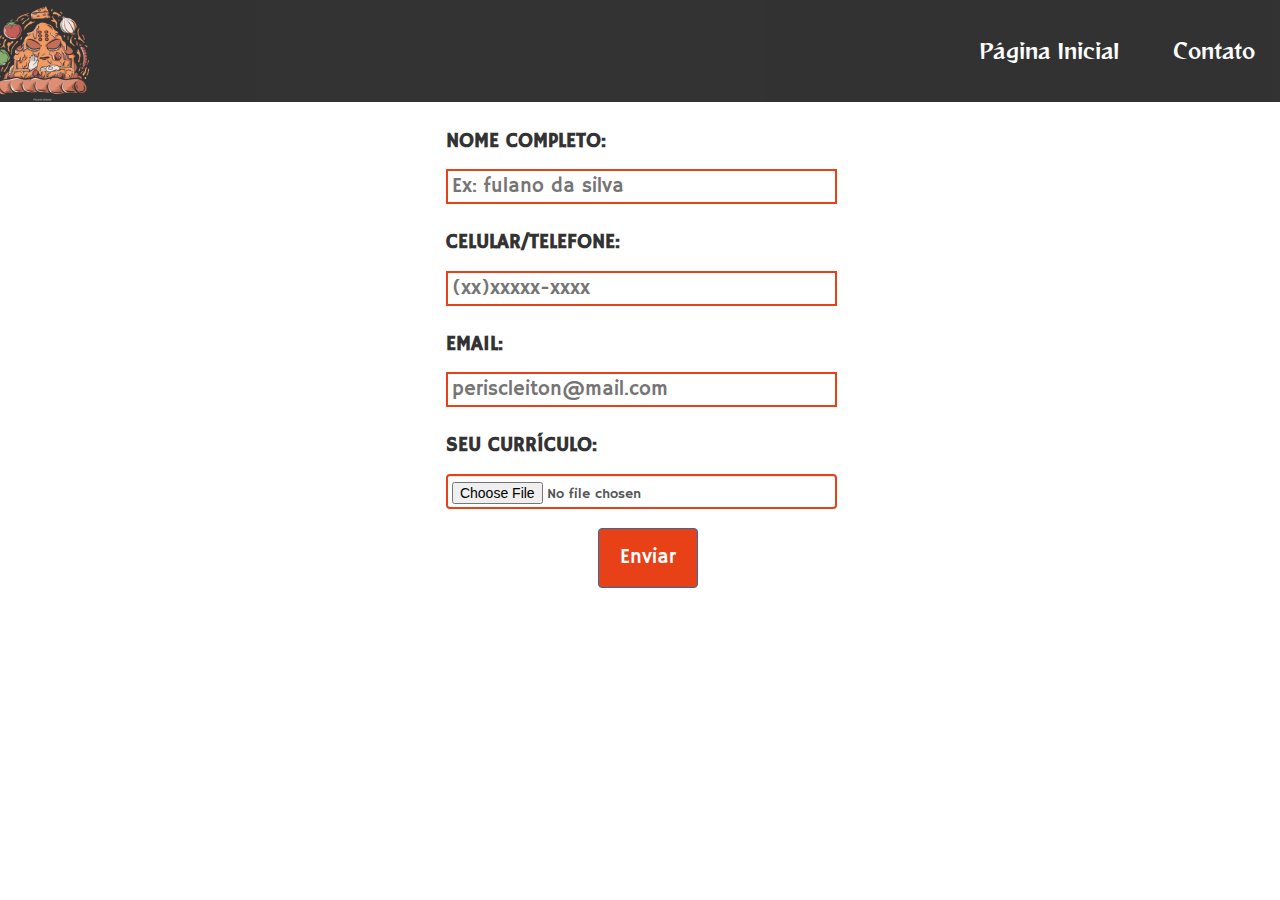
<file: trabalheconosco.html>
<!DOCTYPE html>
<html>
<head>
	<meta charset="utf-8">
		<meta name="viewport" content="width:device-width, initial-scale=2">
		<title>Trabalhe Conosco</title>
		<link rel="stylesheet" href="lib/bootstrap/css/bootstrap.min.css">
		<link rel="stylesheet" href="lib/OwlCarousel2/dist/assets/owl.carousel.min.css">
		<link rel="stylesheet" href="lib/OwlCarousel2/dist/assets/owl.theme.default.min.css">
		<link rel="stylesheet" href="https://maxcdn.bootstrapcdn.com/font-awesome/4.5.0/css/font-awesome.min.css">	
		<link rel="stylesheet" href="css/pizza-trabalhe.css">
</head>
<body>
	<body>
	<header>
			<div class="container">
			<img id="logotipo" src="img/pizzamonster2.jpg" alt="Logo">

			</div>
			<div class="header-black">
				<div class="container">
					<div class="row">
						 <nav id="menu" class="pull-right">
							<ul>
								<li><a href="index.html">Página Inicial</a></li>		
								<li><a href="contato.html">Contato</a></li>
									
							</ul>	
						</nav>	
					</div>
				</div>
			</div>
		</header>
		<section id="txt-contato">
			<form name="meu_form" id="meu_form">
			<p class="nome">
			<label for="nome">Nome Completo:</label><br>
			<input type="text" name="nomeid" placeholder="Ex: fulano da silva" required="required" name="nome" />
			</p>
			
			<p class="fone">
			<label for="fone">Celular/Telefone:</label><br>
			<input type="phone" name="foneid" placeholder="(xx)xxxxx-xxxx" name="fone" />
			<!--O ID foneid não é obrigatório, pois não possui o atributo required. -->
			</p>
			
			<p>
			<label for="email">Email:</label><br>
			<input type="email" name="emailid" placeholder="periscleiton@mail.com" required="required" name="email" />
			</p>
			
			<div class="mb-3">
			  <label for="formFile" class="form-label">Seu currículo:</label>
			  <input class="form-control" type="file" id="formFile" required="required">
			</div>
		
		
			<button type="button" class="btn btn-primary">Enviar</button>


		</form>
	</section>	
</body>
</html>
</file>
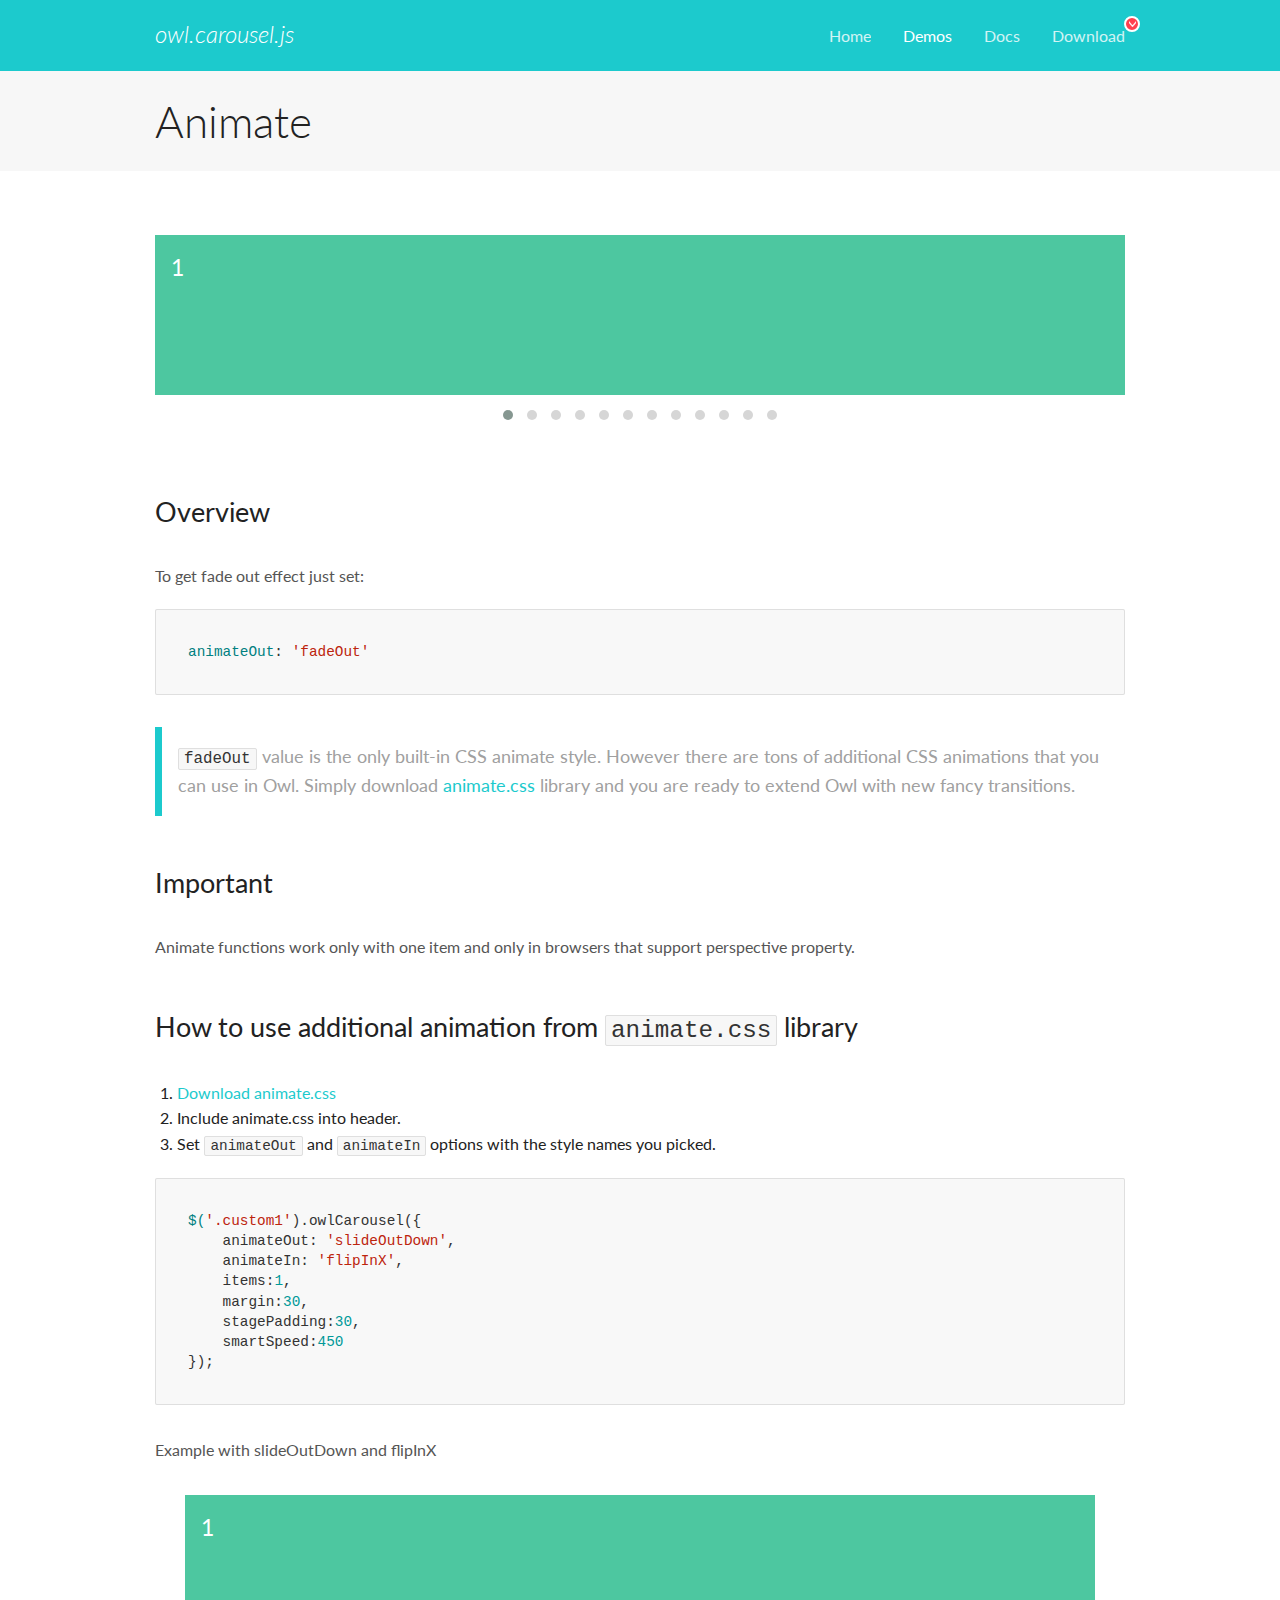
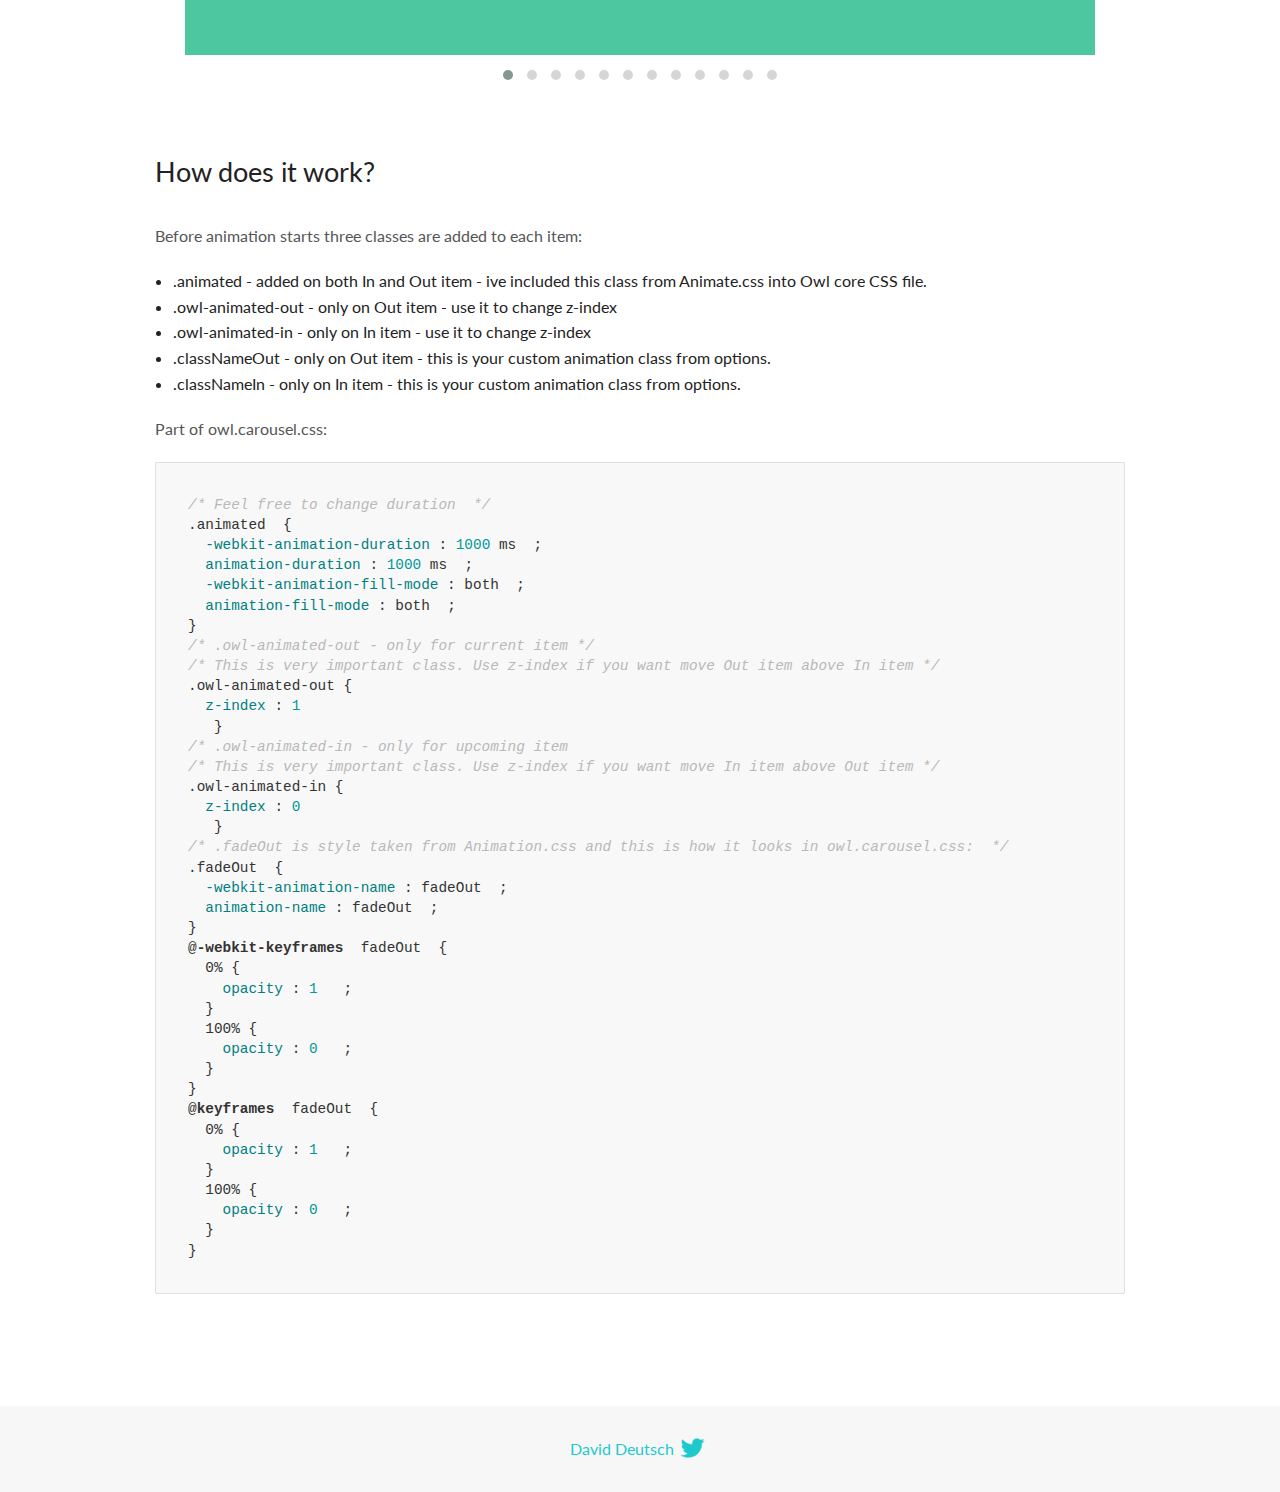
<file: lib/OwlCarousel2/docs/demos/animate.html>
<!DOCTYPE html>
<html lang="en">
  <head>

    <!-- head -->
    <meta charset="utf-8">
    <meta name="msapplication-tap-highlight" content="no" />
    <meta name="viewport" content="width=device-width, initial-scale=1.0" />
    <meta name="description" content="Animate carousel">
    <meta name="author" content="David Deutsch">
    <title>
      Animate Demo | Owl Carousel | 2.3.4
    </title>

    <!-- Stylesheets -->
    <link href='https://fonts.googleapis.com/css?family=Lato:300,400,700,400italic,300italic' rel='stylesheet' type='text/css'>
    <link rel="stylesheet" href="../assets/css/docs.theme.min.css">

    <!-- Owl Stylesheets -->
    <link rel="stylesheet" href="../assets/owlcarousel/assets/owl.carousel.min.css">
    <link rel="stylesheet" href="../assets/owlcarousel/assets/owl.theme.default.min.css">

    <!-- HTML5 shim and Respond.js IE8 support of HTML5 elements and media queries -->

    <!--[if lt IE 9]>
      <script src="https://oss.maxcdn.com/libs/html5shiv/3.7.0/html5shiv.js"></script>
      <script src="https://oss.maxcdn.com/libs/respond.js/1.3.0/respond.min.js"></script>
    <![endif]-->

    <!-- Favicons -->
    <link rel="apple-touch-icon-precomposed" sizes="144x144" href="../assets/ico/apple-touch-icon-144-precomposed.png">
    <link rel="shortcut icon" href="../assets/ico/favicon.png">
    <link rel="shortcut icon" href="favicon.ico">

    <!-- Yeah i know js should not be in header. Its required for demos.-->

    <!-- javascript -->
    <script src="../assets/vendors/jquery.min.js"></script>
    <script src="../assets/owlcarousel/owl.carousel.js"></script>
  </head>
  <body>

    <!-- header -->
    <header class="header">
      <div class="row">
        <div class="large-12 columns">
          <div class="brand left">
            <h3>
              <a href="/OwlCarousel2/">owl.carousel.js</a> 
            </h3>
          </div>
          <a id="toggle-nav" class="right">
            <span></span> <span></span> <span></span> 
          </a> 
          <div class="nav-bar">
            <ul class="clearfix">
              <li> <a href="/OwlCarousel2/index.html">Home</a>  </li>
              <li class="active">
                <a href="/OwlCarousel2/demos/demos.html">Demos</a> 
              </li>
              <li> <a href="/OwlCarousel2/docs/started-welcome.html">Docs</a>  </li>
              <li>
                <a href="https://github.com/OwlCarousel2/OwlCarousel2/archive/2.3.4.zip">Download</a> 
                <span class="download"></span> 
              </li>
            </ul>
          </div>
        </div>
      </div>
    </header>

    <!-- title -->
    <section class="title">
      <div class="row">
        <div class="large-12 columns">
          <h1>Animate</h1>
        </div>
      </div>
    </section>

    <!--  Demos -->
    <section id="demos">
      <div class="row">
        <div class="large-12 columns">
          <div class="fadeOut owl-carousel owl-theme">
            <div class="item">
              <h4>1</h4>
            </div>
            <div class="item">
              <h4>2</h4>
            </div>
            <div class="item">
              <h4>3</h4>
            </div>
            <div class="item">
              <h4>4</h4>
            </div>
            <div class="item">
              <h4>5</h4>
            </div>
            <div class="item">
              <h4>6</h4>
            </div>
            <div class="item">
              <h4>7</h4>
            </div>
            <div class="item">
              <h4>8</h4>
            </div>
            <div class="item">
              <h4>9</h4>
            </div>
            <div class="item">
              <h4>10</h4>
            </div>
            <div class="item">
              <h4>11</h4>
            </div>
            <div class="item">
              <h4>12</h4>
            </div>
          </div>
          <h3 id="overview">Overview</h3>
          <p>To get fade out effect just set:</p>
          <pre><code>animateOut: &#39;fadeOut&#39;</code></pre>
          <blockquote>
            <p><code>fadeOut</code> value is the only built-in CSS animate style. However there are tons of additional CSS animations that you can use in Owl. Simply download
              <a href="https://daneden.github.io/animate.css/">animate.css</a>  library and you are ready to extend Owl with new fancy transitions.</p>
          </blockquote>
          <h3 id="important">Important</h3>
          <p>Animate functions work only with one item and only in browsers that support perspective property.</p>
          <h3 id="how-to-use-additional-animation-from-animate-css-library">How to use additional animation from <code>animate.css</code> library</h3>
          <ol>
            <li> <a href="https://daneden.github.io/animate.css/">Download animate.css</a>  </li>
            <li>Include animate.css into header.</li>
            <li>Set <code>animateOut</code> and <code>animateIn</code> options with the style names you picked.</li>
          </ol>
          <pre><code>$(&#39;.custom1&#39;).owlCarousel({
    animateOut: &#39;slideOutDown&#39;,
    animateIn: &#39;flipInX&#39;,
    items:1,
    margin:30,
    stagePadding:30,
    smartSpeed:450
});</code></pre>
          <p>Example with slideOutDown and flipInX</p>
          <div class="custom1 owl-carousel owl-theme">
            <div class="item">
              <h4>1</h4>
            </div>
            <div class="item">
              <h4>2</h4>
            </div>
            <div class="item">
              <h4>3</h4>
            </div>
            <div class="item">
              <h4>4</h4>
            </div>
            <div class="item">
              <h4>5</h4>
            </div>
            <div class="item">
              <h4>6</h4>
            </div>
            <div class="item">
              <h4>7</h4>
            </div>
            <div class="item">
              <h4>8</h4>
            </div>
            <div class="item">
              <h4>9</h4>
            </div>
            <div class="item">
              <h4>10</h4>
            </div>
            <div class="item">
              <h4>11</h4>
            </div>
            <div class="item">
              <h4>12</h4>
            </div>
          </div>
          <h3 id="how-does-it-work-">How does it work?</h3>
          <p>Before animation starts three classes are added to each item:</p>
          <ul>
            <li>.animated - added on both In and Out item - ive included this class from Animate.css into Owl core CSS file.</li>
            <li>.owl-animated-out - only on Out item - use it to change z-index</li>
            <li>.owl-animated-in - only on In item - use it to change z-index</li>
            <li>.classNameOut - only on Out item - this is your custom animation class from options.</li>
            <li>.classNameIn - only on In item - this is your custom animation class from options.</li>
          </ul>
          <p>Part of owl.carousel.css:</p>
          <pre><code class="language-css"><span class="comment">/* Feel free to change duration  */</span> 
<span class="class">.animated</span>  <span class="rules">{
  <span class="rule"><span class="attribute">-webkit-animation-duration</span> :<span class="value"> <span class="number">1000</span> ms</span> </span> ;
  <span class="rule"><span class="attribute">animation-duration</span> :<span class="value"> <span class="number">1000</span> ms</span> </span> ;
  <span class="rule"><span class="attribute">-webkit-animation-fill-mode</span> :<span class="value"> both</span> </span> ;
  <span class="rule"><span class="attribute">animation-fill-mode</span> :<span class="value"> both</span> </span> ;
<span class="rule">}</span> </span> 
<span class="comment">/* .owl-animated-out - only for current item */</span> 
<span class="comment">/* This is very important class. Use z-index if you want move Out item above In item */</span> 
<span class="class">.owl-animated-out</span> <span class="rules">{
  <span class="rule"><span class="attribute">z-index</span> :<span class="value"> <span class="number">1</span> 
</span> </span> </span> }
<span class="comment">/* .owl-animated-in - only for upcoming item
/* This is very important class. Use z-index if you want move In item above Out item */</span> 
<span class="class">.owl-animated-in</span> <span class="rules">{
  <span class="rule"><span class="attribute">z-index</span> :<span class="value"> <span class="number">0</span> 
</span> </span> </span> }
<span class="comment">/* .fadeOut is style taken from Animation.css and this is how it looks in owl.carousel.css:  */</span> 
<span class="class">.fadeOut</span>  <span class="rules">{
  <span class="rule"><span class="attribute">-webkit-animation-name</span> :<span class="value"> fadeOut</span> </span> ;
  <span class="rule"><span class="attribute">animation-name</span> :<span class="value"> fadeOut</span> </span> ;
<span class="rule">}</span> </span> 
<span class="at_rule">@<span class="keyword">-webkit-keyframes</span>  fadeOut </span> {
  0% <span class="rules">{
    <span class="rule"><span class="attribute">opacity</span> :<span class="value"> <span class="number">1</span> </span> </span> ;
  <span class="rule">}</span> </span> 
  100% <span class="rules">{
    <span class="rule"><span class="attribute">opacity</span> :<span class="value"> <span class="number">0</span> </span> </span> ;
  <span class="rule">}</span> </span> 
}
<span class="at_rule">@<span class="keyword">keyframes</span>  fadeOut </span> {
  0% <span class="rules">{
    <span class="rule"><span class="attribute">opacity</span> :<span class="value"> <span class="number">1</span> </span> </span> ;
  <span class="rule">}</span> </span> 
  100% <span class="rules">{
    <span class="rule"><span class="attribute">opacity</span> :<span class="value"> <span class="number">0</span> </span> </span> ;
  <span class="rule">}</span> </span> 
}</code></pre>
          <link rel="stylesheet" href="../assets/css/animate.css">
          <script>
            jQuery(document).ready(function($) {
              $('.fadeOut').owlCarousel({
                items: 1,
                animateOut: 'fadeOut',
                loop: true,
                margin: 10,
              });
              $('.custom1').owlCarousel({
                animateOut: 'slideOutDown',
                animateIn: 'flipInX',
                items: 1,
                margin: 30,
                stagePadding: 30,
                smartSpeed: 450
              });
            });
          </script>
        </div>
      </div>
    </section>

    <!-- footer -->
    <footer class="footer">
      <div class="row">
        <div class="large-12 columns">
          <h5>
            <a href="/OwlCarousel2/docs/support-contact.html">David Deutsch</a> 
            <a id="custom-tweet-button" href="https://twitter.com/share?url=https://github.com/OwlCarousel2/OwlCarousel2&text=Owl Carousel - This is so awesome! " target="_blank"></a> 
          </h5>
        </div>
      </div>
    </footer>

    <!-- vendors -->
    <script src="../assets/vendors/highlight.js"></script>
    <script src="../assets/js/app.js"></script>
  </body>
</html>
</file>
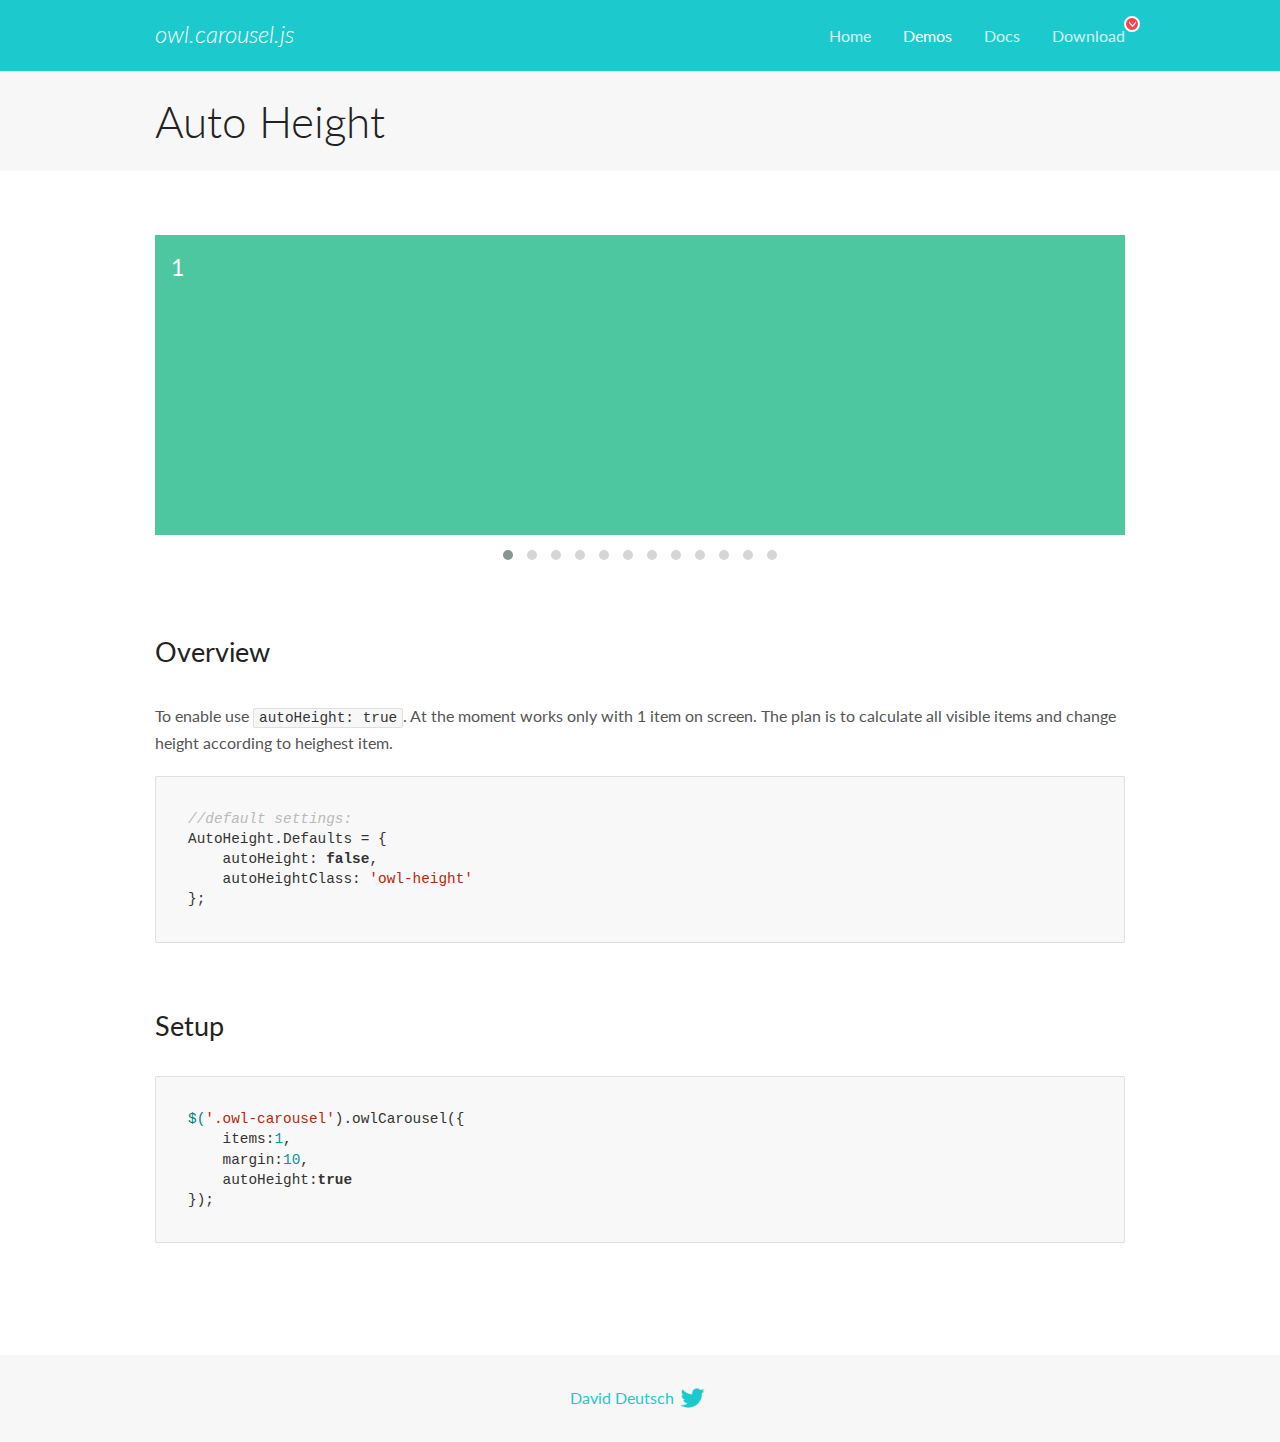
<file: lib/OwlCarousel2/docs/demos/autoheight.html>
<!DOCTYPE html>
<html lang="en">
  <head>

    <!-- head -->
    <meta charset="utf-8">
    <meta name="msapplication-tap-highlight" content="no" />
    <meta name="viewport" content="width=device-width, initial-scale=1.0" />
    <meta name="description" content="autoHeight usage demo">
    <meta name="author" content="David Deutsch">
    <title>
      Auto Height Demo | Owl Carousel | 2.3.4
    </title>

    <!-- Stylesheets -->
    <link href='https://fonts.googleapis.com/css?family=Lato:300,400,700,400italic,300italic' rel='stylesheet' type='text/css'>
    <link rel="stylesheet" href="../assets/css/docs.theme.min.css">

    <!-- Owl Stylesheets -->
    <link rel="stylesheet" href="../assets/owlcarousel/assets/owl.carousel.min.css">
    <link rel="stylesheet" href="../assets/owlcarousel/assets/owl.theme.default.min.css">

    <!-- HTML5 shim and Respond.js IE8 support of HTML5 elements and media queries -->

    <!--[if lt IE 9]>
      <script src="https://oss.maxcdn.com/libs/html5shiv/3.7.0/html5shiv.js"></script>
      <script src="https://oss.maxcdn.com/libs/respond.js/1.3.0/respond.min.js"></script>
    <![endif]-->

    <!-- Favicons -->
    <link rel="apple-touch-icon-precomposed" sizes="144x144" href="../assets/ico/apple-touch-icon-144-precomposed.png">
    <link rel="shortcut icon" href="../assets/ico/favicon.png">
    <link rel="shortcut icon" href="favicon.ico">

    <!-- Yeah i know js should not be in header. Its required for demos.-->

    <!-- javascript -->
    <script src="../assets/vendors/jquery.min.js"></script>
    <script src="../assets/owlcarousel/owl.carousel.js"></script>
  </head>
  <body>

    <!-- header -->
    <header class="header">
      <div class="row">
        <div class="large-12 columns">
          <div class="brand left">
            <h3>
              <a href="/OwlCarousel2/">owl.carousel.js</a> 
            </h3>
          </div>
          <a id="toggle-nav" class="right">
            <span></span> <span></span> <span></span> 
          </a> 
          <div class="nav-bar">
            <ul class="clearfix">
              <li> <a href="/OwlCarousel2/index.html">Home</a>  </li>
              <li class="active">
                <a href="/OwlCarousel2/demos/demos.html">Demos</a> 
              </li>
              <li> <a href="/OwlCarousel2/docs/started-welcome.html">Docs</a>  </li>
              <li>
                <a href="https://github.com/OwlCarousel2/OwlCarousel2/archive/2.3.4.zip">Download</a> 
                <span class="download"></span> 
              </li>
            </ul>
          </div>
        </div>
      </div>
    </header>

    <!-- title -->
    <section class="title">
      <div class="row">
        <div class="large-12 columns">
          <h1>Auto Height</h1>
        </div>
      </div>
    </section>

    <!--  Demos -->
    <section id="demos">
      <div class="row">
        <div class="large-12 columns">
          <div class="owl-carousel owl-theme">
            <div class="item" style="height:300px">
              <h4>1</h4>
            </div>
            <div class="item" style="height:100px">
              <h4>2</h4>
            </div>
            <div class="item" style="height:500px">
              <h4>3</h4>
            </div>
            <div class="item" style="height:250px">
              <h4>4</h4>
            </div>
            <div class="item" style="height:400px">
              <h4>5</h4>
            </div>
            <div class="item" style="height:500px">
              <h4>6</h4>
            </div>
            <div class="item" style="height:600px">
              <h4>7</h4>
            </div>
            <div class="item" style="height:400px">
              <h4>8</h4>
            </div>
            <div class="item" style="height:300px">
              <h4>9</h4>
            </div>
            <div class="item" style="height:350px">
              <h4>10</h4>
            </div>
            <div class="item" style="height:200px">
              <h4>11</h4>
            </div>
            <div class="item" style="height:150px">
              <h4>12</h4>
            </div>
          </div>
          <h3 id="overview">Overview</h3>
          <p>To enable use <code>autoHeight: true</code>. At the moment works only with 1 item on screen. The plan is to calculate all visible items and change height according to heighest item.</p>
          <pre><code>//default settings:
AutoHeight.Defaults = {
    autoHeight: false,
    autoHeightClass: &#39;owl-height&#39;
};</code></pre>
          <h3 id="setup">Setup</h3>
          <pre><code>$(&#39;.owl-carousel&#39;).owlCarousel({
    items:1,
    margin:10,
    autoHeight:true
});</code></pre>
          <script>
            $(document).ready(function() {
              $('.owl-carousel').owlCarousel({
                items: 1,
                margin: 10,
                autoHeight: true
              });
            })
          </script>
        </div>
      </div>
    </section>

    <!-- footer -->
    <footer class="footer">
      <div class="row">
        <div class="large-12 columns">
          <h5>
            <a href="/OwlCarousel2/docs/support-contact.html">David Deutsch</a> 
            <a id="custom-tweet-button" href="https://twitter.com/share?url=https://github.com/OwlCarousel2/OwlCarousel2&text=Owl Carousel - This is so awesome! " target="_blank"></a> 
          </h5>
        </div>
      </div>
    </footer>

    <!-- vendors -->
    <script src="../assets/vendors/highlight.js"></script>
    <script src="../assets/js/app.js"></script>
  </body>
</html>
</file>
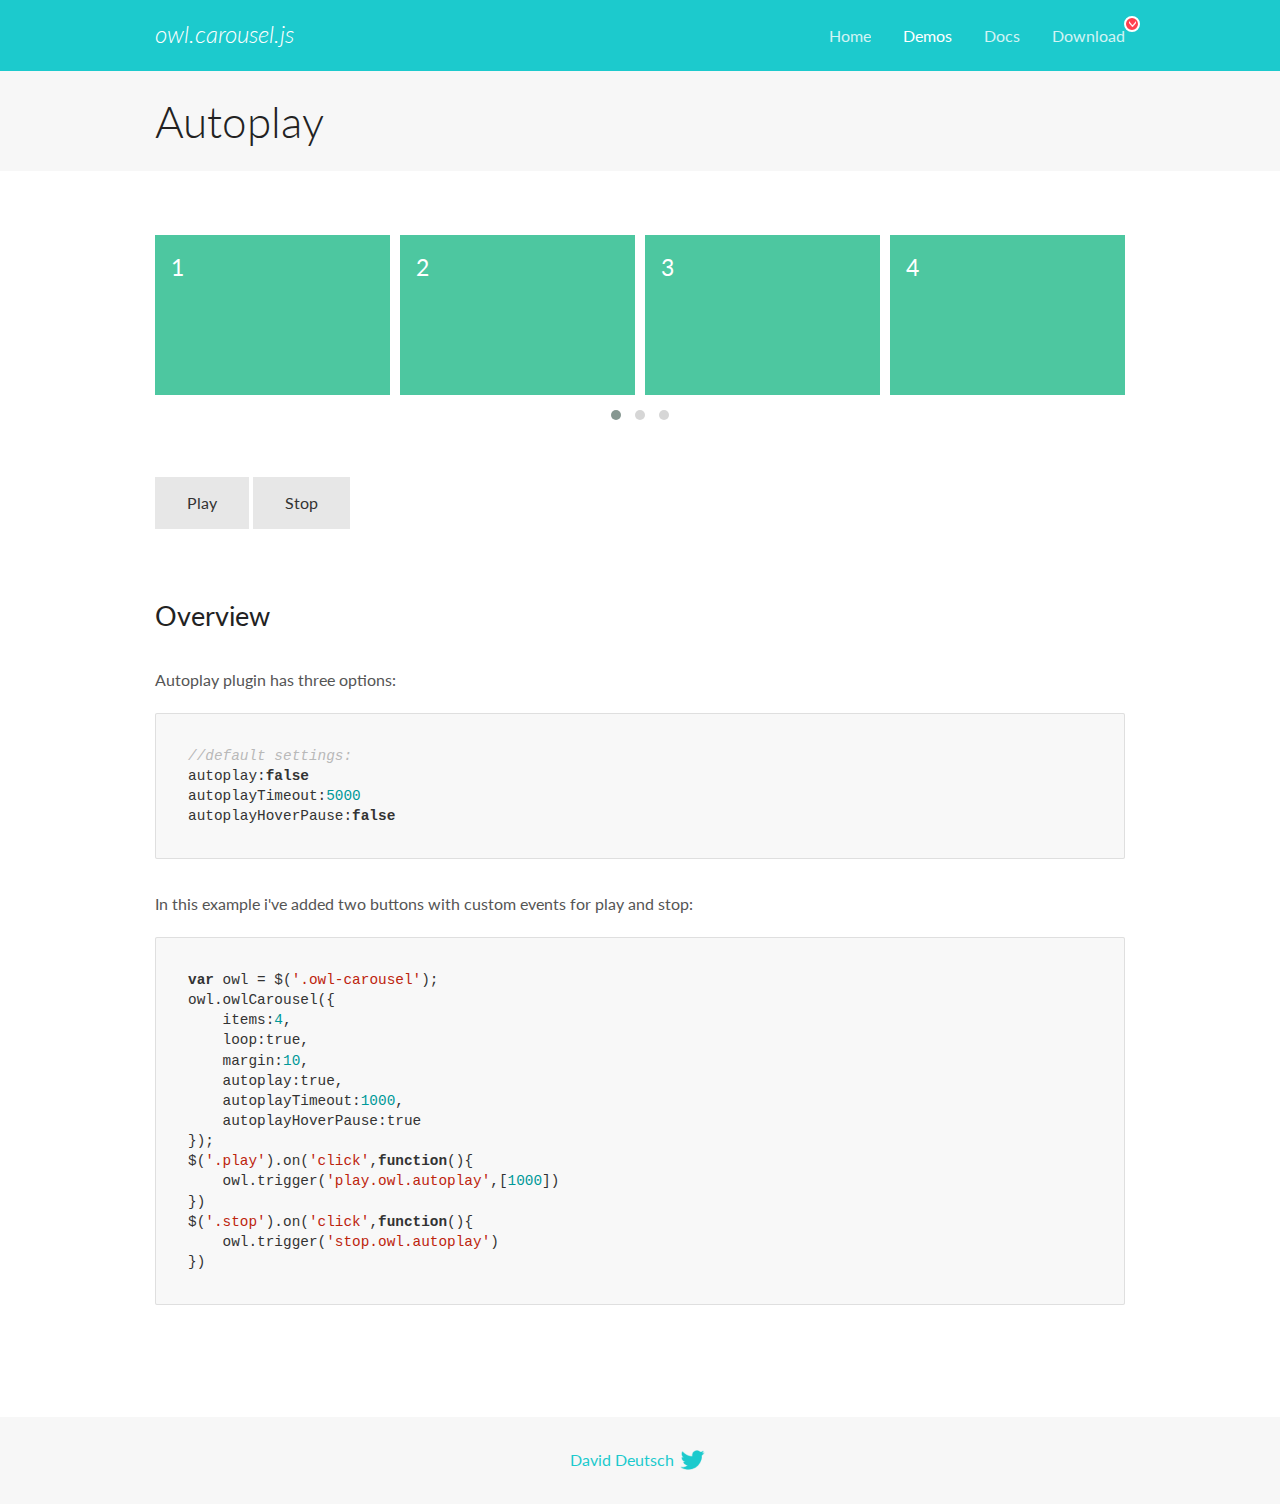
<file: lib/OwlCarousel2/docs/demos/autoplay.html>
<!DOCTYPE html>
<html lang="en">
  <head>

    <!-- head -->
    <meta charset="utf-8">
    <meta name="msapplication-tap-highlight" content="no" />
    <meta name="viewport" content="width=device-width, initial-scale=1.0" />
    <meta name="description" content="Autoplay usage demo">
    <meta name="author" content="David Deutsch">
    <title>
      Autoplay Demo | Owl Carousel | 2.3.4
    </title>

    <!-- Stylesheets -->
    <link href='https://fonts.googleapis.com/css?family=Lato:300,400,700,400italic,300italic' rel='stylesheet' type='text/css'>
    <link rel="stylesheet" href="../assets/css/docs.theme.min.css">

    <!-- Owl Stylesheets -->
    <link rel="stylesheet" href="../assets/owlcarousel/assets/owl.carousel.min.css">
    <link rel="stylesheet" href="../assets/owlcarousel/assets/owl.theme.default.min.css">

    <!-- HTML5 shim and Respond.js IE8 support of HTML5 elements and media queries -->

    <!--[if lt IE 9]>
      <script src="https://oss.maxcdn.com/libs/html5shiv/3.7.0/html5shiv.js"></script>
      <script src="https://oss.maxcdn.com/libs/respond.js/1.3.0/respond.min.js"></script>
    <![endif]-->

    <!-- Favicons -->
    <link rel="apple-touch-icon-precomposed" sizes="144x144" href="../assets/ico/apple-touch-icon-144-precomposed.png">
    <link rel="shortcut icon" href="../assets/ico/favicon.png">
    <link rel="shortcut icon" href="favicon.ico">

    <!-- Yeah i know js should not be in header. Its required for demos.-->

    <!-- javascript -->
    <script src="../assets/vendors/jquery.min.js"></script>
    <script src="../assets/owlcarousel/owl.carousel.js"></script>
  </head>
  <body>

    <!-- header -->
    <header class="header">
      <div class="row">
        <div class="large-12 columns">
          <div class="brand left">
            <h3>
              <a href="/OwlCarousel2/">owl.carousel.js</a> 
            </h3>
          </div>
          <a id="toggle-nav" class="right">
            <span></span> <span></span> <span></span> 
          </a> 
          <div class="nav-bar">
            <ul class="clearfix">
              <li> <a href="/OwlCarousel2/index.html">Home</a>  </li>
              <li class="active">
                <a href="/OwlCarousel2/demos/demos.html">Demos</a> 
              </li>
              <li> <a href="/OwlCarousel2/docs/started-welcome.html">Docs</a>  </li>
              <li>
                <a href="https://github.com/OwlCarousel2/OwlCarousel2/archive/2.3.4.zip">Download</a> 
                <span class="download"></span> 
              </li>
            </ul>
          </div>
        </div>
      </div>
    </header>

    <!-- title -->
    <section class="title">
      <div class="row">
        <div class="large-12 columns">
          <h1>Autoplay</h1>
        </div>
      </div>
    </section>

    <!--  Demos -->
    <section id="demos">
      <div class="row">
        <div class="large-12 columns">
          <div class="owl-carousel owl-theme">
            <div class="item">
              <h4>1</h4>
            </div>
            <div class="item">
              <h4>2</h4>
            </div>
            <div class="item">
              <h4>3</h4>
            </div>
            <div class="item">
              <h4>4</h4>
            </div>
            <div class="item">
              <h4>5</h4>
            </div>
            <div class="item">
              <h4>6</h4>
            </div>
            <div class="item">
              <h4>7</h4>
            </div>
            <div class="item">
              <h4>8</h4>
            </div>
            <div class="item">
              <h4>9</h4>
            </div>
            <div class="item">
              <h4>10</h4>
            </div>
            <div class="item">
              <h4>11</h4>
            </div>
            <div class="item">
              <h4>12</h4>
            </div>
          </div>
          <a class="button secondary play">Play</a> 
          <a class="button secondary stop">Stop</a> 
          <h3 id="overview">Overview</h3>
          <p>Autoplay plugin has three options:</p>
          <pre><code>//default settings:
autoplay:false
autoplayTimeout:5000
autoplayHoverPause:false</code></pre>
          <p>In this example i&#39;ve added two buttons with custom events for play and stop:</p>
          <pre><code>var owl = $(&#39;.owl-carousel&#39;);
owl.owlCarousel({
    items:4,
    loop:true,
    margin:10,
    autoplay:true,
    autoplayTimeout:1000,
    autoplayHoverPause:true
});
$(&#39;.play&#39;).on(&#39;click&#39;,function(){
    owl.trigger(&#39;play.owl.autoplay&#39;,[1000])
})
$(&#39;.stop&#39;).on(&#39;click&#39;,function(){
    owl.trigger(&#39;stop.owl.autoplay&#39;)
})</code></pre>
          <script>
            $(document).ready(function() {
              var owl = $('.owl-carousel');
              owl.owlCarousel({
                items: 4,
                loop: true,
                margin: 10,
                autoplay: true,
                autoplayTimeout: 1000,
                autoplayHoverPause: true
              });
              $('.play').on('click', function() {
                owl.trigger('play.owl.autoplay', [1000])
              })
              $('.stop').on('click', function() {
                owl.trigger('stop.owl.autoplay')
              })
            })
          </script>
        </div>
      </div>
    </section>

    <!-- footer -->
    <footer class="footer">
      <div class="row">
        <div class="large-12 columns">
          <h5>
            <a href="/OwlCarousel2/docs/support-contact.html">David Deutsch</a> 
            <a id="custom-tweet-button" href="https://twitter.com/share?url=https://github.com/OwlCarousel2/OwlCarousel2&text=Owl Carousel - This is so awesome! " target="_blank"></a> 
          </h5>
        </div>
      </div>
    </footer>

    <!-- vendors -->
    <script src="../assets/vendors/highlight.js"></script>
    <script src="../assets/js/app.js"></script>
  </body>
</html>
</file>
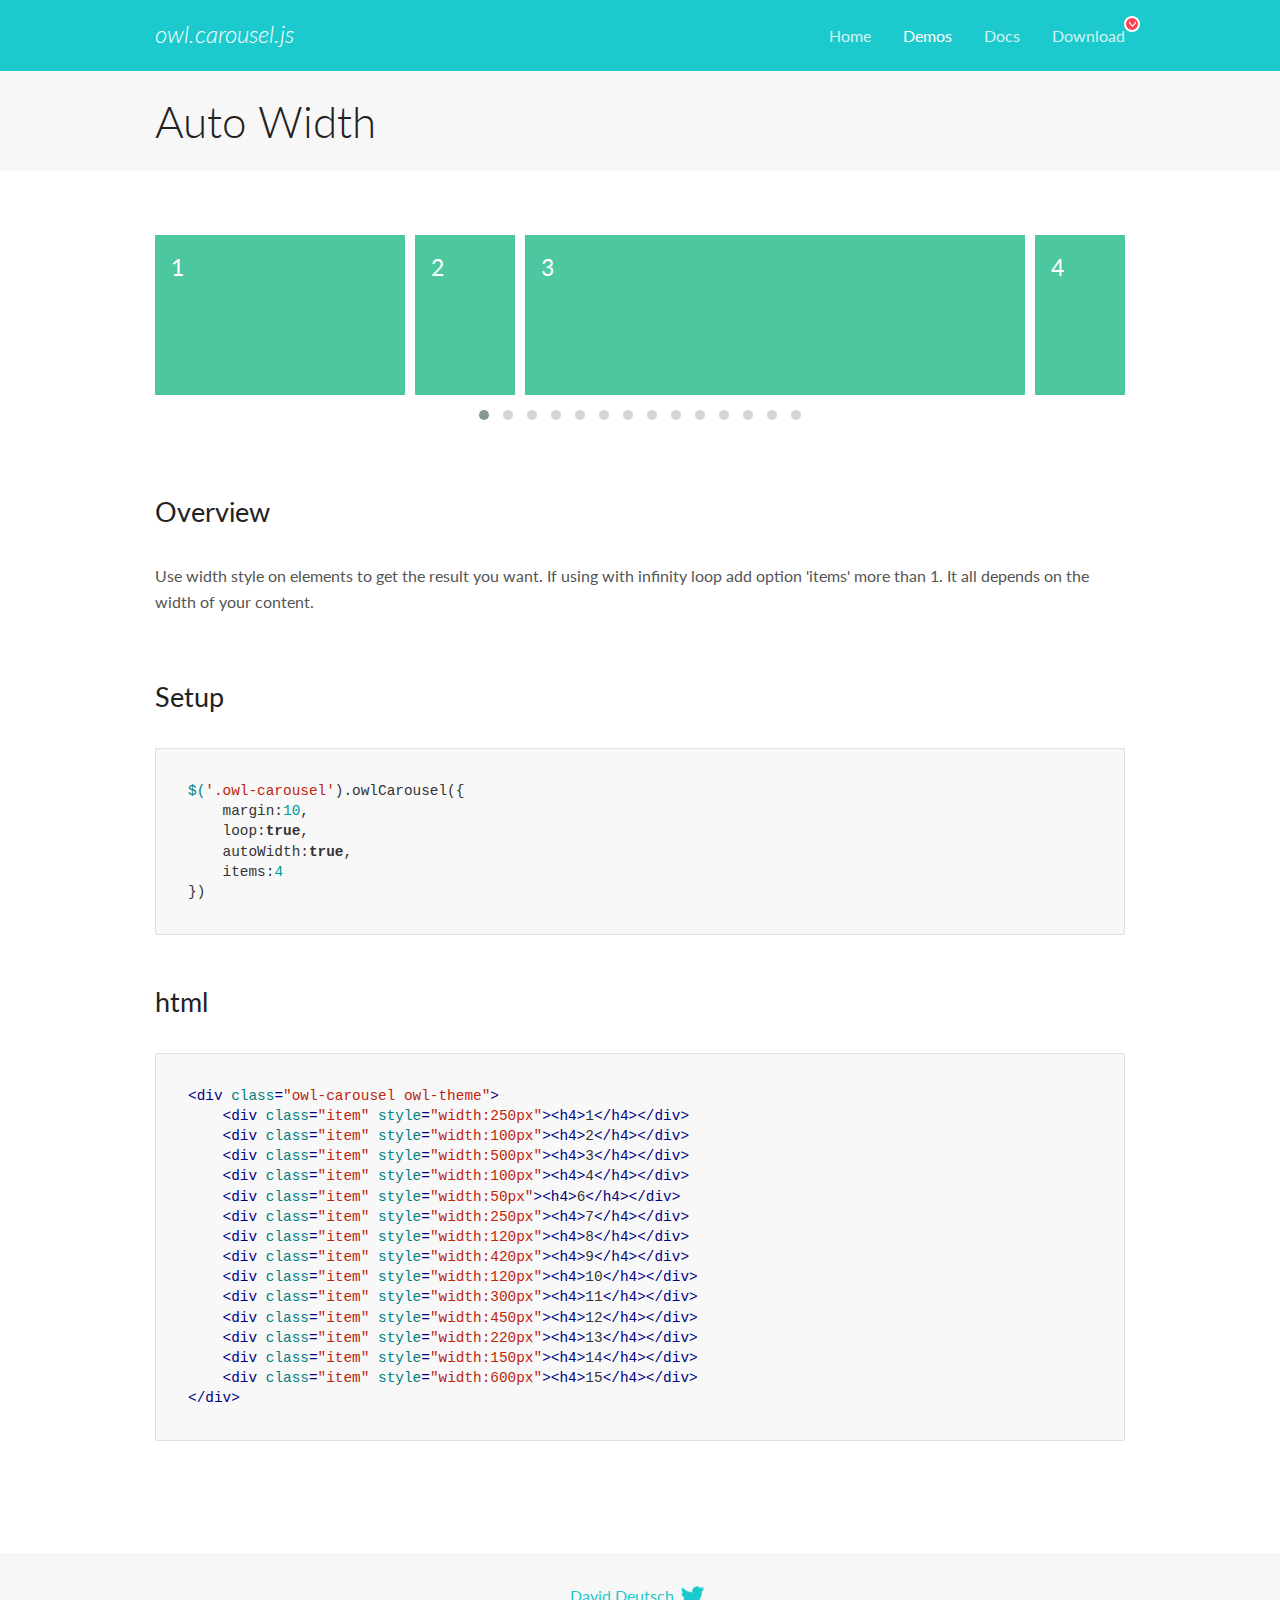
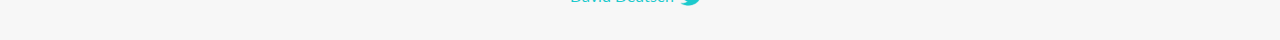
<file: lib/OwlCarousel2/docs/demos/autowidth.html>
<!DOCTYPE html>
<html lang="en">
  <head>

    <!-- head -->
    <meta charset="utf-8">
    <meta name="msapplication-tap-highlight" content="no" />
    <meta name="viewport" content="width=device-width, initial-scale=1.0" />
    <meta name="description" content="Auto Width">
    <meta name="author" content="David Deutsch">
    <title>
      Auto Width Demo | Owl Carousel | 2.3.4
    </title>

    <!-- Stylesheets -->
    <link href='https://fonts.googleapis.com/css?family=Lato:300,400,700,400italic,300italic' rel='stylesheet' type='text/css'>
    <link rel="stylesheet" href="../assets/css/docs.theme.min.css">

    <!-- Owl Stylesheets -->
    <link rel="stylesheet" href="../assets/owlcarousel/assets/owl.carousel.min.css">
    <link rel="stylesheet" href="../assets/owlcarousel/assets/owl.theme.default.min.css">

    <!-- HTML5 shim and Respond.js IE8 support of HTML5 elements and media queries -->

    <!--[if lt IE 9]>
      <script src="https://oss.maxcdn.com/libs/html5shiv/3.7.0/html5shiv.js"></script>
      <script src="https://oss.maxcdn.com/libs/respond.js/1.3.0/respond.min.js"></script>
    <![endif]-->

    <!-- Favicons -->
    <link rel="apple-touch-icon-precomposed" sizes="144x144" href="../assets/ico/apple-touch-icon-144-precomposed.png">
    <link rel="shortcut icon" href="../assets/ico/favicon.png">
    <link rel="shortcut icon" href="favicon.ico">

    <!-- Yeah i know js should not be in header. Its required for demos.-->

    <!-- javascript -->
    <script src="../assets/vendors/jquery.min.js"></script>
    <script src="../assets/owlcarousel/owl.carousel.js"></script>
  </head>
  <body>

    <!-- header -->
    <header class="header">
      <div class="row">
        <div class="large-12 columns">
          <div class="brand left">
            <h3>
              <a href="/OwlCarousel2/">owl.carousel.js</a> 
            </h3>
          </div>
          <a id="toggle-nav" class="right">
            <span></span> <span></span> <span></span> 
          </a> 
          <div class="nav-bar">
            <ul class="clearfix">
              <li> <a href="/OwlCarousel2/index.html">Home</a>  </li>
              <li class="active">
                <a href="/OwlCarousel2/demos/demos.html">Demos</a> 
              </li>
              <li> <a href="/OwlCarousel2/docs/started-welcome.html">Docs</a>  </li>
              <li>
                <a href="https://github.com/OwlCarousel2/OwlCarousel2/archive/2.3.4.zip">Download</a> 
                <span class="download"></span> 
              </li>
            </ul>
          </div>
        </div>
      </div>
    </header>

    <!-- title -->
    <section class="title">
      <div class="row">
        <div class="large-12 columns">
          <h1>Auto Width</h1>
        </div>
      </div>
    </section>

    <!--  Demos -->
    <section id="demos">
      <div class="row">
        <div class="large-12 columns">
          <div class="owl-carousel owl-theme">
            <div class="item" style="width:250px">
              <h4>1</h4>
            </div>
            <div class="item" style="width:100px">
              <h4>2</h4>
            </div>
            <div class="item" style="width:500px">
              <h4>3</h4>
            </div>
            <div class="item" style="width:100px">
              <h4>4</h4>
            </div>
            <div class="item" style="width:50px">
              <h4>6</h4>
            </div>
            <div class="item" style="width:250px">
              <h4>7</h4>
            </div>
            <div class="item" style="width:120px">
              <h4>8</h4>
            </div>
            <div class="item" style="width:420px">
              <h4>9</h4>
            </div>
            <div class="item" style="width:120px">
              <h4>10</h4>
            </div>
            <div class="item" style="width:300px">
              <h4>11</h4>
            </div>
            <div class="item" style="width:450px">
              <h4>12</h4>
            </div>
            <div class="item" style="width:220px">
              <h4>13</h4>
            </div>
            <div class="item" style="width:150px">
              <h4>14</h4>
            </div>
            <div class="item" style="width:600px">
              <h4>15</h4>
            </div>
          </div>
          <h3 id="overview">Overview</h3>
          <p>Use width style on elements to get the result you want. If using with infinity loop add option &#39;items&#39; more than 1. It all depends on the width of your content.</p>
          <h3 id="setup">Setup</h3>
          <pre><code>$(&#39;.owl-carousel&#39;).owlCarousel({
    margin:10,
    loop:true,
    autoWidth:true,
    items:4
})</code></pre>
          <h3 id="html">html</h3>
          <pre><code>&lt;div class=&quot;owl-carousel owl-theme&quot;&gt;
    &lt;div class=&quot;item&quot; style=&quot;width:250px&quot;&gt;&lt;h4&gt;1&lt;/h4&gt;&lt;/div&gt;
    &lt;div class=&quot;item&quot; style=&quot;width:100px&quot;&gt;&lt;h4&gt;2&lt;/h4&gt;&lt;/div&gt;
    &lt;div class=&quot;item&quot; style=&quot;width:500px&quot;&gt;&lt;h4&gt;3&lt;/h4&gt;&lt;/div&gt;
    &lt;div class=&quot;item&quot; style=&quot;width:100px&quot;&gt;&lt;h4&gt;4&lt;/h4&gt;&lt;/div&gt;
    &lt;div class=&quot;item&quot; style=&quot;width:50px&quot;&gt;&lt;h4&gt;6&lt;/h4&gt;&lt;/div&gt;
    &lt;div class=&quot;item&quot; style=&quot;width:250px&quot;&gt;&lt;h4&gt;7&lt;/h4&gt;&lt;/div&gt;
    &lt;div class=&quot;item&quot; style=&quot;width:120px&quot;&gt;&lt;h4&gt;8&lt;/h4&gt;&lt;/div&gt;
    &lt;div class=&quot;item&quot; style=&quot;width:420px&quot;&gt;&lt;h4&gt;9&lt;/h4&gt;&lt;/div&gt;
    &lt;div class=&quot;item&quot; style=&quot;width:120px&quot;&gt;&lt;h4&gt;10&lt;/h4&gt;&lt;/div&gt;
    &lt;div class=&quot;item&quot; style=&quot;width:300px&quot;&gt;&lt;h4&gt;11&lt;/h4&gt;&lt;/div&gt;
    &lt;div class=&quot;item&quot; style=&quot;width:450px&quot;&gt;&lt;h4&gt;12&lt;/h4&gt;&lt;/div&gt;
    &lt;div class=&quot;item&quot; style=&quot;width:220px&quot;&gt;&lt;h4&gt;13&lt;/h4&gt;&lt;/div&gt;
    &lt;div class=&quot;item&quot; style=&quot;width:150px&quot;&gt;&lt;h4&gt;14&lt;/h4&gt;&lt;/div&gt;
    &lt;div class=&quot;item&quot; style=&quot;width:600px&quot;&gt;&lt;h4&gt;15&lt;/h4&gt;&lt;/div&gt;
&lt;/div&gt;</code></pre>
          <script>
            $(document).ready(function() {
              $('.owl-carousel').owlCarousel({
                margin: 10,
                loop: true,
                autoWidth: true,
                items: 4
              })
            })
          </script>
        </div>
      </div>
    </section>

    <!-- footer -->
    <footer class="footer">
      <div class="row">
        <div class="large-12 columns">
          <h5>
            <a href="/OwlCarousel2/docs/support-contact.html">David Deutsch</a> 
            <a id="custom-tweet-button" href="https://twitter.com/share?url=https://github.com/OwlCarousel2/OwlCarousel2&text=Owl Carousel - This is so awesome! " target="_blank"></a> 
          </h5>
        </div>
      </div>
    </footer>

    <!-- vendors -->
    <script src="../assets/vendors/highlight.js"></script>
    <script src="../assets/js/app.js"></script>
  </body>
</html>
</file>
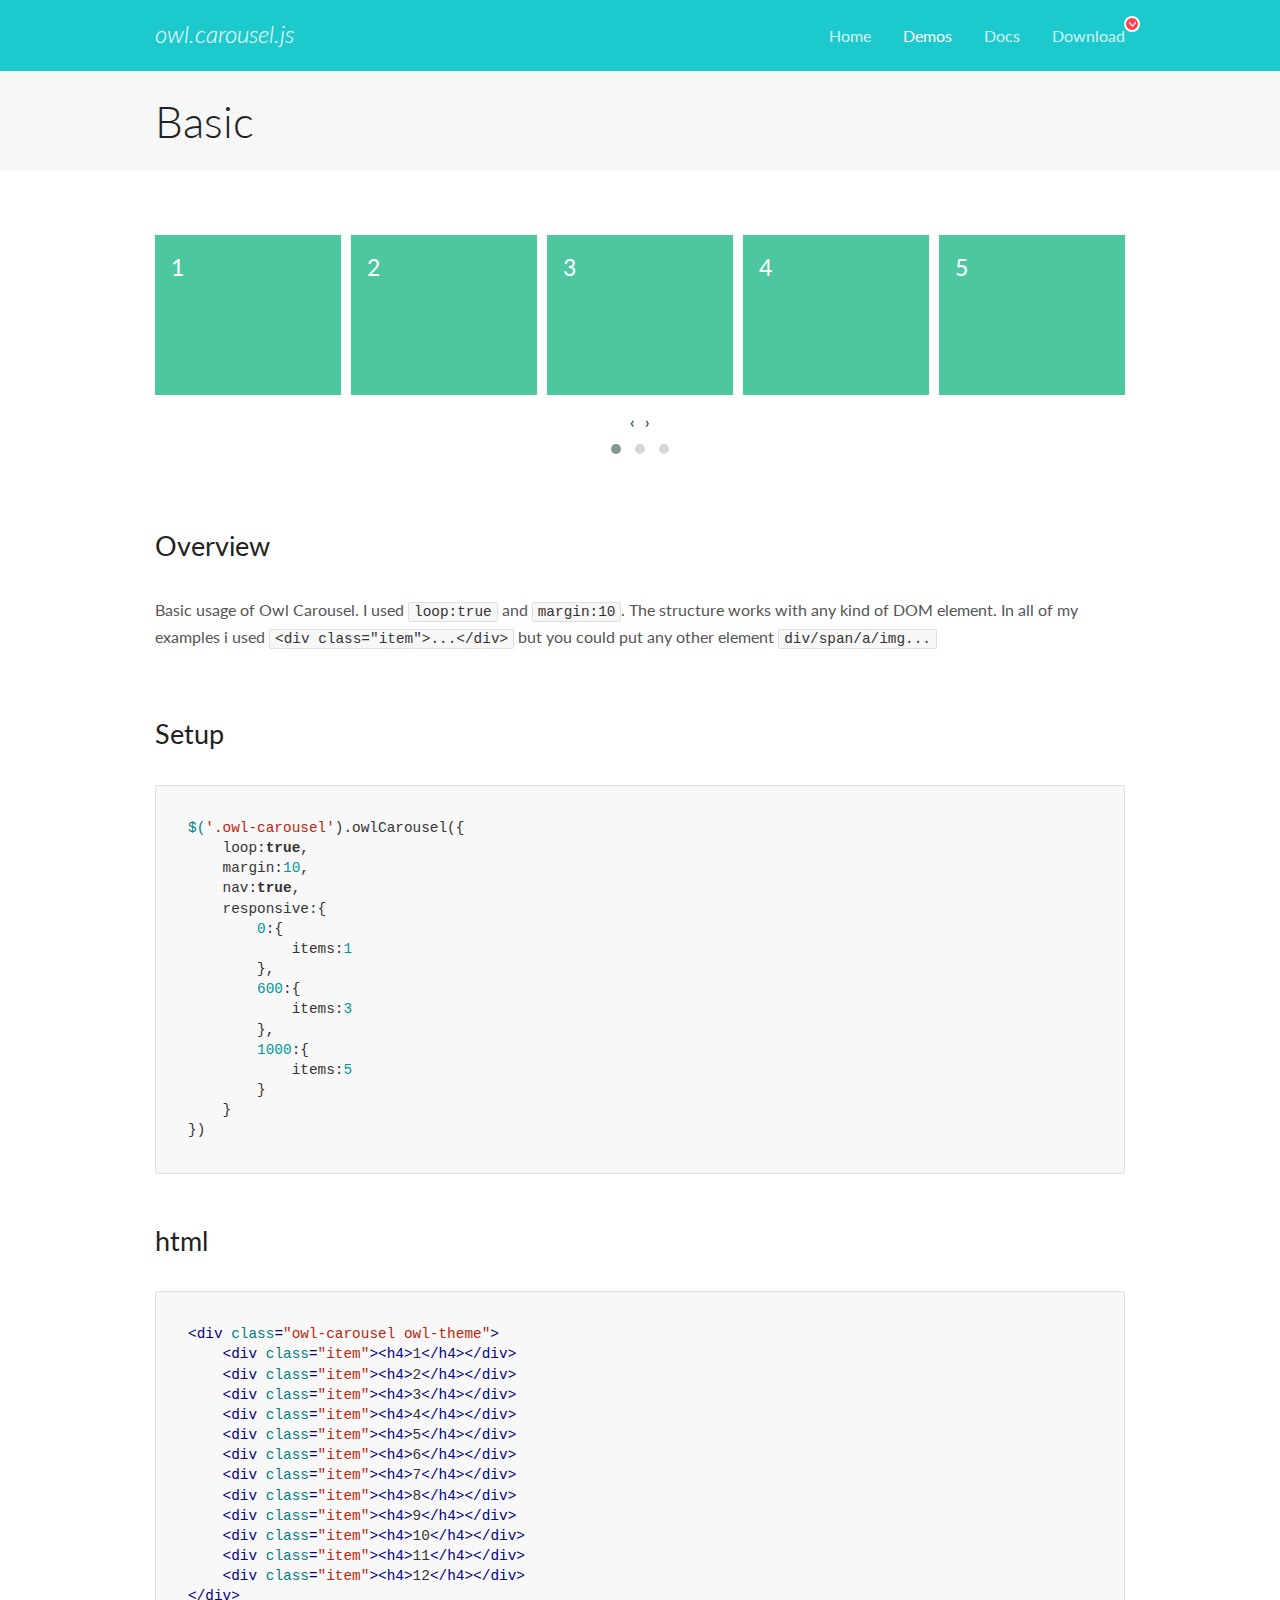
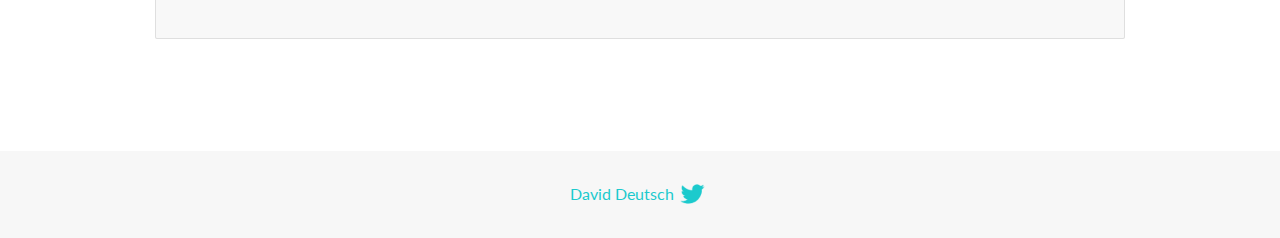
<file: lib/OwlCarousel2/docs/demos/basic.html>
<!DOCTYPE html>
<html lang="en">
  <head>

    <!-- head -->
    <meta charset="utf-8">
    <meta name="msapplication-tap-highlight" content="no" />
    <meta name="viewport" content="width=device-width, initial-scale=1.0" />
    <meta name="description" content="Basic usage demo">
    <meta name="author" content="David Deutsch">
    <title>
      Basic Demo | Owl Carousel | 2.3.4
    </title>

    <!-- Stylesheets -->
    <link href='https://fonts.googleapis.com/css?family=Lato:300,400,700,400italic,300italic' rel='stylesheet' type='text/css'>
    <link rel="stylesheet" href="../assets/css/docs.theme.min.css">

    <!-- Owl Stylesheets -->
    <link rel="stylesheet" href="../assets/owlcarousel/assets/owl.carousel.min.css">
    <link rel="stylesheet" href="../assets/owlcarousel/assets/owl.theme.default.min.css">

    <!-- HTML5 shim and Respond.js IE8 support of HTML5 elements and media queries -->

    <!--[if lt IE 9]>
      <script src="https://oss.maxcdn.com/libs/html5shiv/3.7.0/html5shiv.js"></script>
      <script src="https://oss.maxcdn.com/libs/respond.js/1.3.0/respond.min.js"></script>
    <![endif]-->

    <!-- Favicons -->
    <link rel="apple-touch-icon-precomposed" sizes="144x144" href="../assets/ico/apple-touch-icon-144-precomposed.png">
    <link rel="shortcut icon" href="../assets/ico/favicon.png">
    <link rel="shortcut icon" href="favicon.ico">

    <!-- Yeah i know js should not be in header. Its required for demos.-->

    <!-- javascript -->
    <script src="../assets/vendors/jquery.min.js"></script>
    <script src="../assets/owlcarousel/owl.carousel.js"></script>
  </head>
  <body>

    <!-- header -->
    <header class="header">
      <div class="row">
        <div class="large-12 columns">
          <div class="brand left">
            <h3>
              <a href="/OwlCarousel2/">owl.carousel.js</a> 
            </h3>
          </div>
          <a id="toggle-nav" class="right">
            <span></span> <span></span> <span></span> 
          </a> 
          <div class="nav-bar">
            <ul class="clearfix">
              <li> <a href="/OwlCarousel2/index.html">Home</a>  </li>
              <li class="active">
                <a href="/OwlCarousel2/demos/demos.html">Demos</a> 
              </li>
              <li> <a href="/OwlCarousel2/docs/started-welcome.html">Docs</a>  </li>
              <li>
                <a href="https://github.com/OwlCarousel2/OwlCarousel2/archive/2.3.4.zip">Download</a> 
                <span class="download"></span> 
              </li>
            </ul>
          </div>
        </div>
      </div>
    </header>

    <!-- title -->
    <section class="title">
      <div class="row">
        <div class="large-12 columns">
          <h1>Basic</h1>
        </div>
      </div>
    </section>

    <!--  Demos -->
    <section id="demos">
      <div class="row">
        <div class="large-12 columns">
          <div class="owl-carousel owl-theme">
            <div class="item">
              <h4>1</h4>
            </div>
            <div class="item">
              <h4>2</h4>
            </div>
            <div class="item">
              <h4>3</h4>
            </div>
            <div class="item">
              <h4>4</h4>
            </div>
            <div class="item">
              <h4>5</h4>
            </div>
            <div class="item">
              <h4>6</h4>
            </div>
            <div class="item">
              <h4>7</h4>
            </div>
            <div class="item">
              <h4>8</h4>
            </div>
            <div class="item">
              <h4>9</h4>
            </div>
            <div class="item">
              <h4>10</h4>
            </div>
            <div class="item">
              <h4>11</h4>
            </div>
            <div class="item">
              <h4>12</h4>
            </div>
          </div>
          <h3 id="overview">Overview</h3>
          <p>Basic usage of Owl Carousel. I used <code>loop:true</code> and <code>margin:10</code>. The structure works with any kind of DOM element. In all of my examples i used <code>&lt;div class=&quot;item&quot;&gt;...&lt;/div&gt;</code> but you could
            put any other element <code>div/span/a/img...</code></p>
          <h3 id="setup">Setup</h3>
          <pre><code>$(&#39;.owl-carousel&#39;).owlCarousel({
    loop:true,
    margin:10,
    nav:true,
    responsive:{
        0:{
            items:1
        },
        600:{
            items:3
        },
        1000:{
            items:5
        }
    }
})</code></pre>
          <h3 id="html">html</h3>
          <pre><code>&lt;div class=&quot;owl-carousel owl-theme&quot;&gt;
    &lt;div class=&quot;item&quot;&gt;&lt;h4&gt;1&lt;/h4&gt;&lt;/div&gt;
    &lt;div class=&quot;item&quot;&gt;&lt;h4&gt;2&lt;/h4&gt;&lt;/div&gt;
    &lt;div class=&quot;item&quot;&gt;&lt;h4&gt;3&lt;/h4&gt;&lt;/div&gt;
    &lt;div class=&quot;item&quot;&gt;&lt;h4&gt;4&lt;/h4&gt;&lt;/div&gt;
    &lt;div class=&quot;item&quot;&gt;&lt;h4&gt;5&lt;/h4&gt;&lt;/div&gt;
    &lt;div class=&quot;item&quot;&gt;&lt;h4&gt;6&lt;/h4&gt;&lt;/div&gt;
    &lt;div class=&quot;item&quot;&gt;&lt;h4&gt;7&lt;/h4&gt;&lt;/div&gt;
    &lt;div class=&quot;item&quot;&gt;&lt;h4&gt;8&lt;/h4&gt;&lt;/div&gt;
    &lt;div class=&quot;item&quot;&gt;&lt;h4&gt;9&lt;/h4&gt;&lt;/div&gt;
    &lt;div class=&quot;item&quot;&gt;&lt;h4&gt;10&lt;/h4&gt;&lt;/div&gt;
    &lt;div class=&quot;item&quot;&gt;&lt;h4&gt;11&lt;/h4&gt;&lt;/div&gt;
    &lt;div class=&quot;item&quot;&gt;&lt;h4&gt;12&lt;/h4&gt;&lt;/div&gt;
&lt;/div&gt;</code></pre>
          <script>
            $(document).ready(function() {
              var owl = $('.owl-carousel');
              owl.owlCarousel({
                margin: 10,
                nav: true,
                loop: true,
                responsive: {
                  0: {
                    items: 1
                  },
                  600: {
                    items: 3
                  },
                  1000: {
                    items: 5
                  }
                }
              })
            })
          </script>
        </div>
      </div>
    </section>

    <!-- footer -->
    <footer class="footer">
      <div class="row">
        <div class="large-12 columns">
          <h5>
            <a href="/OwlCarousel2/docs/support-contact.html">David Deutsch</a> 
            <a id="custom-tweet-button" href="https://twitter.com/share?url=https://github.com/OwlCarousel2/OwlCarousel2&text=Owl Carousel - This is so awesome! " target="_blank"></a> 
          </h5>
        </div>
      </div>
    </footer>

    <!-- vendors -->
    <script src="../assets/vendors/highlight.js"></script>
    <script src="../assets/js/app.js"></script>
  </body>
</html>
</file>
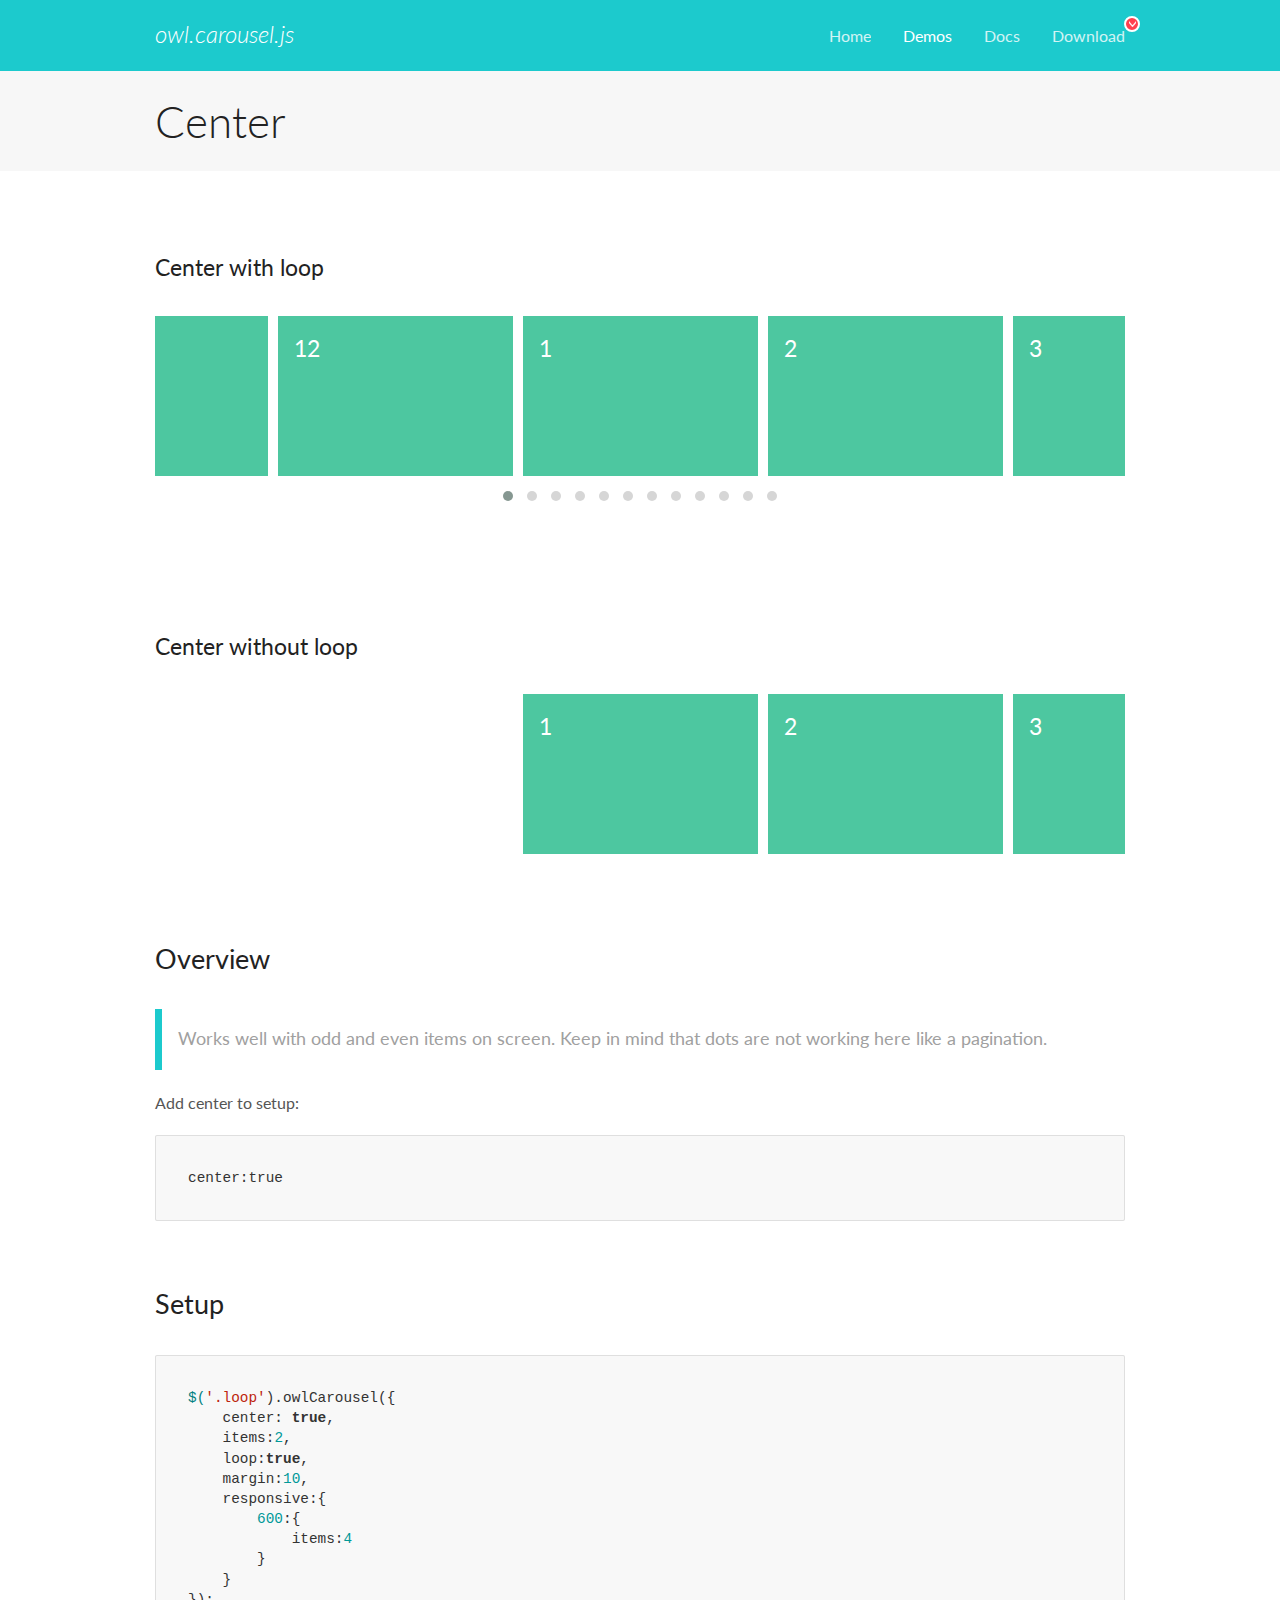
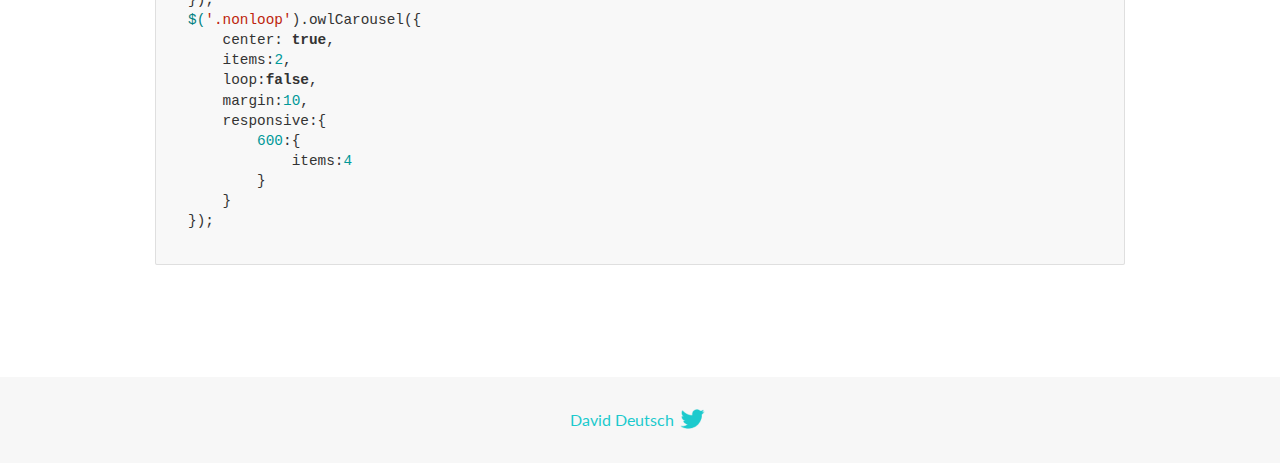
<file: lib/OwlCarousel2/docs/demos/center.html>
<!DOCTYPE html>
<html lang="en">
  <head>

    <!-- head -->
    <meta charset="utf-8">
    <meta name="msapplication-tap-highlight" content="no" />
    <meta name="viewport" content="width=device-width, initial-scale=1.0" />
    <meta name="description" content="Center carousel">
    <meta name="author" content="David Deutsch">
    <title>
      Center Demo | Owl Carousel | 2.3.4
    </title>

    <!-- Stylesheets -->
    <link href='https://fonts.googleapis.com/css?family=Lato:300,400,700,400italic,300italic' rel='stylesheet' type='text/css'>
    <link rel="stylesheet" href="../assets/css/docs.theme.min.css">

    <!-- Owl Stylesheets -->
    <link rel="stylesheet" href="../assets/owlcarousel/assets/owl.carousel.min.css">
    <link rel="stylesheet" href="../assets/owlcarousel/assets/owl.theme.default.min.css">

    <!-- HTML5 shim and Respond.js IE8 support of HTML5 elements and media queries -->

    <!--[if lt IE 9]>
      <script src="https://oss.maxcdn.com/libs/html5shiv/3.7.0/html5shiv.js"></script>
      <script src="https://oss.maxcdn.com/libs/respond.js/1.3.0/respond.min.js"></script>
    <![endif]-->

    <!-- Favicons -->
    <link rel="apple-touch-icon-precomposed" sizes="144x144" href="../assets/ico/apple-touch-icon-144-precomposed.png">
    <link rel="shortcut icon" href="../assets/ico/favicon.png">
    <link rel="shortcut icon" href="favicon.ico">

    <!-- Yeah i know js should not be in header. Its required for demos.-->

    <!-- javascript -->
    <script src="../assets/vendors/jquery.min.js"></script>
    <script src="../assets/owlcarousel/owl.carousel.js"></script>
  </head>
  <body>

    <!-- header -->
    <header class="header">
      <div class="row">
        <div class="large-12 columns">
          <div class="brand left">
            <h3>
              <a href="/OwlCarousel2/">owl.carousel.js</a> 
            </h3>
          </div>
          <a id="toggle-nav" class="right">
            <span></span> <span></span> <span></span> 
          </a> 
          <div class="nav-bar">
            <ul class="clearfix">
              <li> <a href="/OwlCarousel2/index.html">Home</a>  </li>
              <li class="active">
                <a href="/OwlCarousel2/demos/demos.html">Demos</a> 
              </li>
              <li> <a href="/OwlCarousel2/docs/started-welcome.html">Docs</a>  </li>
              <li>
                <a href="https://github.com/OwlCarousel2/OwlCarousel2/archive/2.3.4.zip">Download</a> 
                <span class="download"></span> 
              </li>
            </ul>
          </div>
        </div>
      </div>
    </header>

    <!-- title -->
    <section class="title">
      <div class="row">
        <div class="large-12 columns">
          <h1>Center</h1>
        </div>
      </div>
    </section>

    <!--  Demos -->
    <section id="demos">
      <div class="row">
        <div class="large-12 columns">
          <h4 id="center-with-loop">Center with loop</h4>
          <div class="loop owl-carousel owl-theme">
            <div class="item">
              <h4>1</h4>
            </div>
            <div class="item">
              <h4>2</h4>
            </div>
            <div class="item">
              <h4>3</h4>
            </div>
            <div class="item">
              <h4>4</h4>
            </div>
            <div class="item">
              <h4>5</h4>
            </div>
            <div class="item">
              <h4>6</h4>
            </div>
            <div class="item">
              <h4>7</h4>
            </div>
            <div class="item">
              <h4>8</h4>
            </div>
            <div class="item">
              <h4>9</h4>
            </div>
            <div class="item">
              <h4>10</h4>
            </div>
            <div class="item">
              <h4>11</h4>
            </div>
            <div class="item">
              <h4>12</h4>
            </div>
          </div>
          <br>
          <h4 id="center-without-loop">Center without loop</h4>
          <div class="nonloop owl-carousel">
            <div class="item">
              <h4>1</h4>
            </div>
            <div class="item">
              <h4>2</h4>
            </div>
            <div class="item">
              <h4>3</h4>
            </div>
            <div class="item">
              <h4>4</h4>
            </div>
            <div class="item">
              <h4>5</h4>
            </div>
            <div class="item">
              <h4>6</h4>
            </div>
            <div class="item">
              <h4>7</h4>
            </div>
            <div class="item">
              <h4>8</h4>
            </div>
            <div class="item">
              <h4>9</h4>
            </div>
            <div class="item">
              <h4>10</h4>
            </div>
            <div class="item">
              <h4>11</h4>
            </div>
            <div class="item">
              <h4>12</h4>
            </div>
          </div>
          <h3 id="overview">Overview</h3>
          <blockquote>
            <p>Works well with odd and even items on screen. Keep in mind that dots are not working here like a pagination.</p>
          </blockquote>
          <p>Add center to setup:</p>
          <pre><code>center:true</code></pre>
          <h3 id="setup">Setup</h3>
          <pre><code>$(&#39;.loop&#39;).owlCarousel({
    center: true,
    items:2,
    loop:true,
    margin:10,
    responsive:{
        600:{
            items:4
        }
    }
});
$(&#39;.nonloop&#39;).owlCarousel({
    center: true,
    items:2,
    loop:false,
    margin:10,
    responsive:{
        600:{
            items:4
        }
    }
});</code></pre>
          <script>
            jQuery(document).ready(function($) {
              $('.loop').owlCarousel({
                center: true,
                items: 2,
                loop: true,
                margin: 10,
                responsive: {
                  600: {
                    items: 4
                  }
                }
              });
              $('.nonloop').owlCarousel({
                center: true,
                items: 2,
                loop: false,
                margin: 10,
                responsive: {
                  600: {
                    items: 4
                  }
                }
              });
            });
          </script>
        </div>
      </div>
    </section>

    <!-- footer -->
    <footer class="footer">
      <div class="row">
        <div class="large-12 columns">
          <h5>
            <a href="/OwlCarousel2/docs/support-contact.html">David Deutsch</a> 
            <a id="custom-tweet-button" href="https://twitter.com/share?url=https://github.com/OwlCarousel2/OwlCarousel2&text=Owl Carousel - This is so awesome! " target="_blank"></a> 
          </h5>
        </div>
      </div>
    </footer>

    <!-- vendors -->
    <script src="../assets/vendors/highlight.js"></script>
    <script src="../assets/js/app.js"></script>
  </body>
</html>
</file>
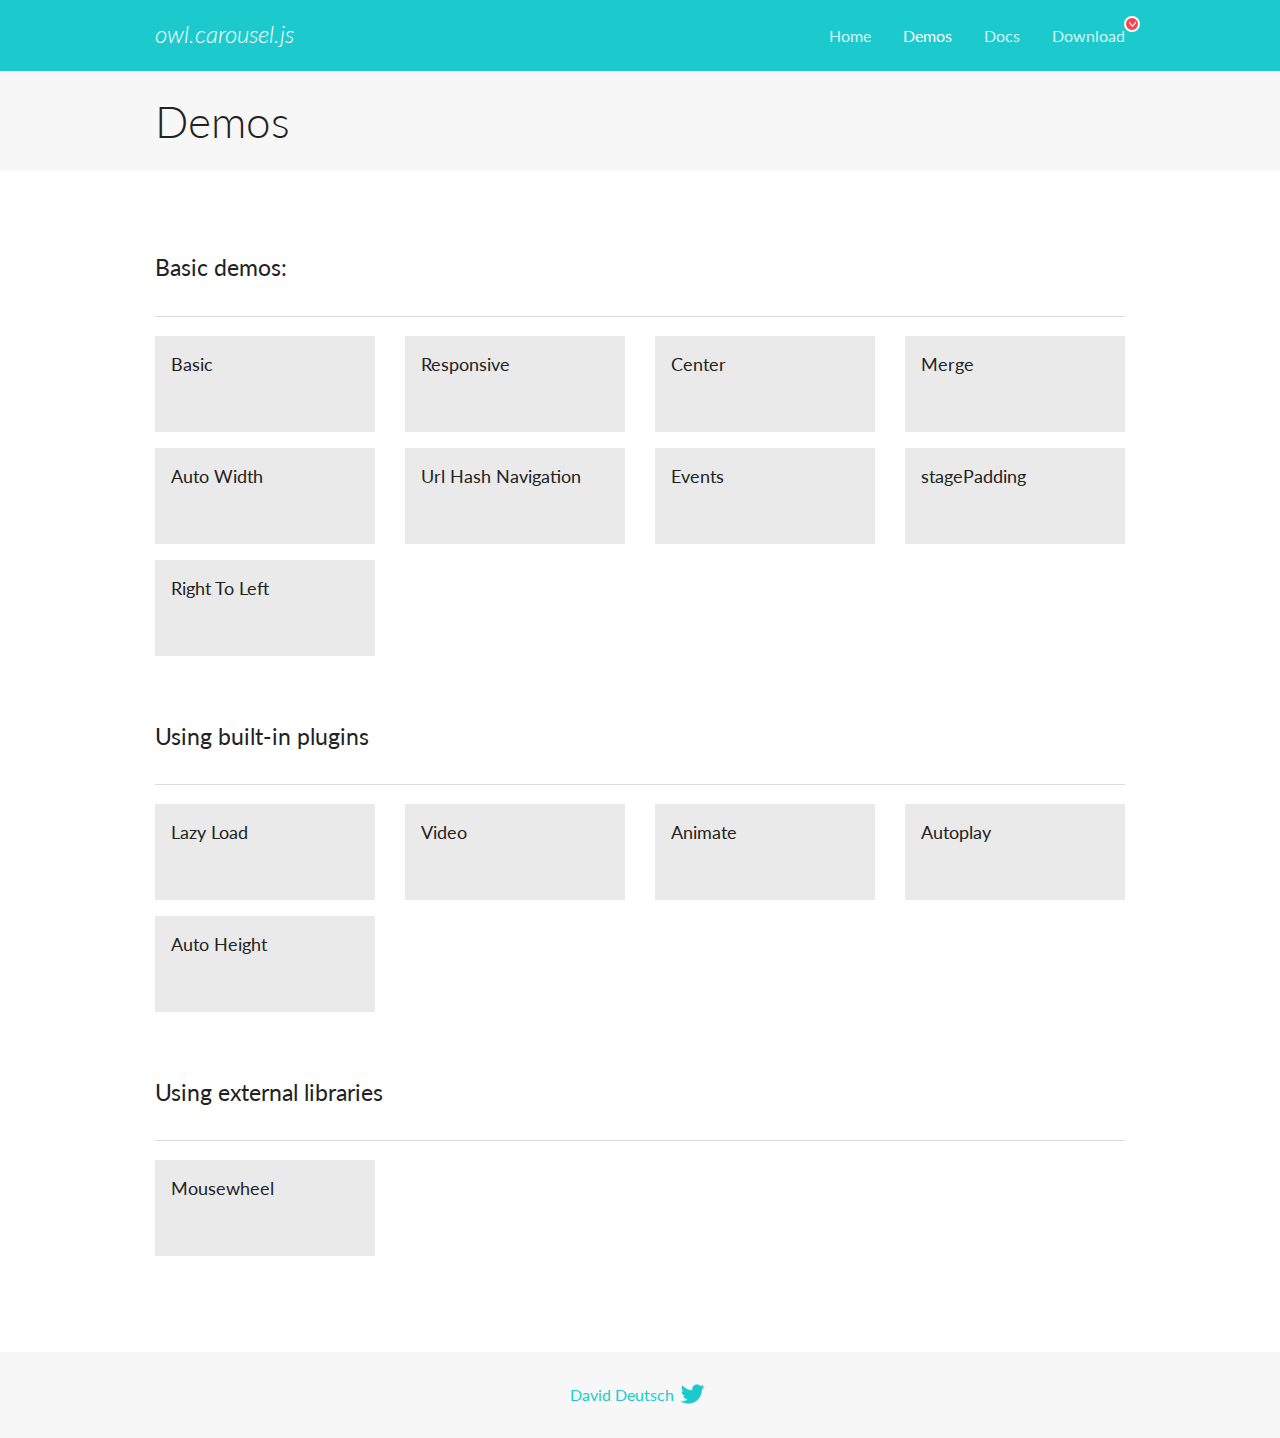
<file: lib/OwlCarousel2/docs/demos/demos.html>
<!DOCTYPE html>
<html lang="en">
  <head>

    <!-- head -->
    <meta charset="utf-8">
    <meta name="msapplication-tap-highlight" content="no" />
    <meta name="viewport" content="width=device-width, initial-scale=1.0" />
    <meta name="description" content="A list of Owl Carousel examples.">
    <meta name="author" content="David Deutsch">
    <title>
      Demos | Owl Carousel | 2.3.4
    </title>

    <!-- Stylesheets -->
    <link href='https://fonts.googleapis.com/css?family=Lato:300,400,700,400italic,300italic' rel='stylesheet' type='text/css'>
    <link rel="stylesheet" href="../assets/css/docs.theme.min.css">

    <!-- Owl Stylesheets -->
    <link rel="stylesheet" href="../assets/owlcarousel/assets/owl.carousel.min.css">
    <link rel="stylesheet" href="../assets/owlcarousel/assets/owl.theme.default.min.css">

    <!-- HTML5 shim and Respond.js IE8 support of HTML5 elements and media queries -->

    <!--[if lt IE 9]>
      <script src="https://oss.maxcdn.com/libs/html5shiv/3.7.0/html5shiv.js"></script>
      <script src="https://oss.maxcdn.com/libs/respond.js/1.3.0/respond.min.js"></script>
    <![endif]-->

    <!-- Favicons -->
    <link rel="apple-touch-icon-precomposed" sizes="144x144" href="../assets/ico/apple-touch-icon-144-precomposed.png">
    <link rel="shortcut icon" href="../assets/ico/favicon.png">
    <link rel="shortcut icon" href="favicon.ico">

    <!-- Yeah i know js should not be in header. Its required for demos.-->

    <!-- javascript -->
    <script src="../assets/vendors/jquery.min.js"></script>
    <script src="../assets/owlcarousel/owl.carousel.js"></script>
  </head>
  <body>

    <!-- header -->
    <header class="header">
      <div class="row">
        <div class="large-12 columns">
          <div class="brand left">
            <h3>
              <a href="/OwlCarousel2/">owl.carousel.js</a> 
            </h3>
          </div>
          <a id="toggle-nav" class="right">
            <span></span> <span></span> <span></span> 
          </a> 
          <div class="nav-bar">
            <ul class="clearfix">
              <li> <a href="/OwlCarousel2/index.html">Home</a>  </li>
              <li class="active">
                <a href="/OwlCarousel2/demos/demos.html">Demos</a> 
              </li>
              <li> <a href="/OwlCarousel2/docs/started-welcome.html">Docs</a>  </li>
              <li>
                <a href="https://github.com/OwlCarousel2/OwlCarousel2/archive/2.3.4.zip">Download</a> 
                <span class="download"></span> 
              </li>
            </ul>
          </div>
        </div>
      </div>
    </header>

    <!-- title -->
    <section class="title">
      <div class="row">
        <div class="large-12 columns">
          <h1>Demos</h1>
        </div>
      </div>
    </section>

    <!--  Demos -->
    <section id="demos">
      <div class="row">
        <div class="large-12 columns">
          <h4 id="basic-demos-">Basic demos:</h4>
          <hr>
          <div class="demo-list">
            <div class="row">
              <div class="small-6 medium-4 large-3 columns">
                <a href="basic.html" class="demo-block">
                  <h5>Basic </h5>
                </a> 
              </div>
              <div class="small-6 medium-4 large-3 columns">
                <a href="responsive.html" class="demo-block">
                  <h5>Responsive </h5>
                </a> 
              </div>
              <div class="small-6 medium-4 large-3 columns">
                <a href="center.html" class="demo-block">
                  <h5>Center </h5>
                </a> 
              </div>
              <div class="small-6 medium-4 large-3 columns">
                <a href="merge.html" class="demo-block">
                  <h5>Merge </h5>
                </a> 
              </div>
              <div class="small-6 medium-4 large-3 columns">
                <a href="autowidth.html" class="demo-block">
                  <h5>Auto Width </h5>
                </a> 
              </div>
              <div class="small-6 medium-4 large-3 columns">
                <a href="urlhashnav.html" class="demo-block">
                  <h5>Url Hash Navigation </h5>
                </a> 
              </div>
              <div class="small-6 medium-4 large-3 columns">
                <a href="events.html" class="demo-block">
                  <h5>Events </h5>
                </a> 
              </div>
              <div class="small-6 medium-4 large-3 columns">
                <a href="stagepadding.html" class="demo-block">
                  <h5>stagePadding </h5>
                </a> 
              </div>
              <div class="small-6 medium-4 large-3 columns">
                <a href="rtl.html" class="demo-block">
                  <h5>Right To Left </h5>
                </a> 
              </div>
            </div>
          </div>
          <h4 id="using-built-in-plugins">Using built-in plugins</h4>
          <hr>
          <div class="demo-list">
            <div class="row">
              <div class="small-6 medium-4 large-3 columns">
                <a href="lazyLoad.html" class="demo-block">
                  <h5>Lazy Load </h5>
                </a> 
              </div>
              <div class="small-6 medium-4 large-3 columns">
                <a href="video.html" class="demo-block">
                  <h5>Video </h5>
                </a> 
              </div>
              <div class="small-6 medium-4 large-3 columns">
                <a href="animate.html" class="demo-block">
                  <h5>Animate </h5>
                </a> 
              </div>
              <div class="small-6 medium-4 large-3 columns">
                <a href="autoplay.html" class="demo-block">
                  <h5>Autoplay </h5>
                </a> 
              </div>
              <div class="small-6 medium-4 large-3 columns">
                <a href="autoheight.html" class="demo-block">
                  <h5>Auto Height </h5>
                </a> 
              </div>
            </div>
          </div>
          <h4 id="using-external-libraries">Using external libraries</h4>
          <hr>
          <div class="demo-list">
            <div class="row">
              <div class="small-6 medium-4 large-3 columns">
                <a href="mousewheel.html" class="demo-block">
                  <h5>Mousewheel </h5>
                </a> 
              </div>
            </div>
          </div>
        </div>
      </div>
    </section>

    <!-- footer -->
    <footer class="footer">
      <div class="row">
        <div class="large-12 columns">
          <h5>
            <a href="/OwlCarousel2/docs/support-contact.html">David Deutsch</a> 
            <a id="custom-tweet-button" href="https://twitter.com/share?url=https://github.com/OwlCarousel2/OwlCarousel2&text=Owl Carousel - This is so awesome! " target="_blank"></a> 
          </h5>
        </div>
      </div>
    </footer>

    <!-- vendors -->
    <script src="../assets/vendors/highlight.js"></script>
    <script src="../assets/js/app.js"></script>
  </body>
</html>
</file>
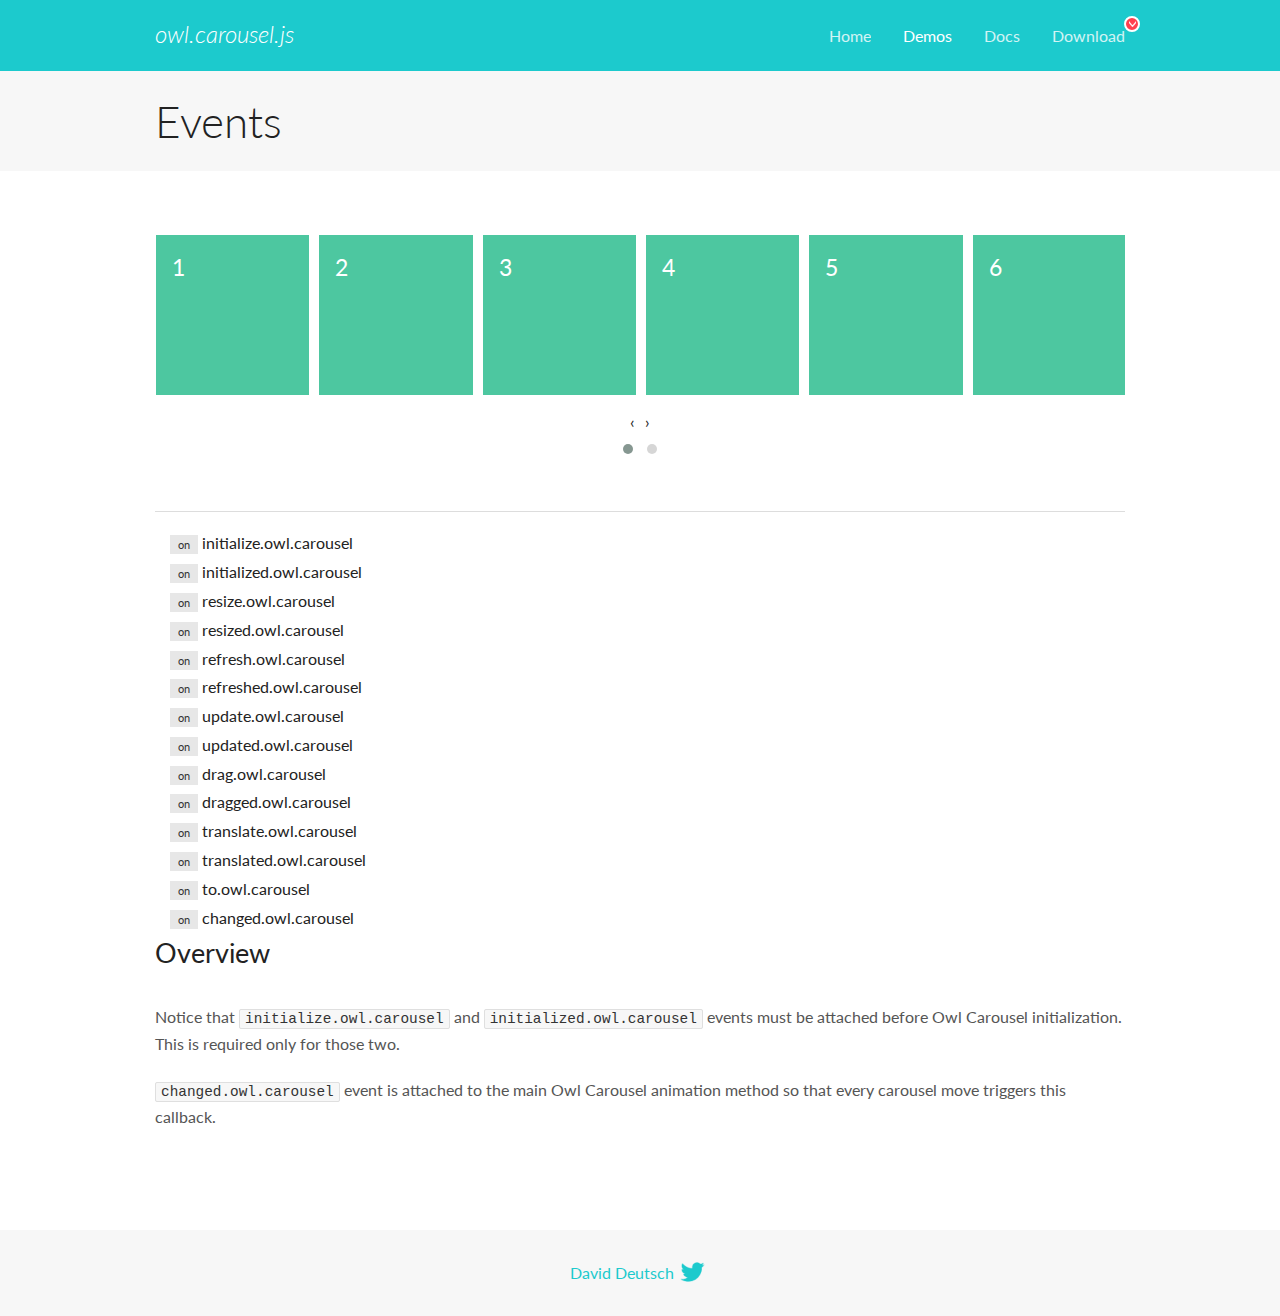
<file: lib/OwlCarousel2/docs/demos/events.html>
<!DOCTYPE html>
<html lang="en">
  <head>

    <!-- head -->
    <meta charset="utf-8">
    <meta name="msapplication-tap-highlight" content="no" />
    <meta name="viewport" content="width=device-width, initial-scale=1.0" />
    <meta name="description" content="Events usage demo">
    <meta name="author" content="David Deutsch">
    <title>
      Events Demo | Owl Carousel | 2.3.4
    </title>

    <!-- Stylesheets -->
    <link href='https://fonts.googleapis.com/css?family=Lato:300,400,700,400italic,300italic' rel='stylesheet' type='text/css'>
    <link rel="stylesheet" href="../assets/css/docs.theme.min.css">

    <!-- Owl Stylesheets -->
    <link rel="stylesheet" href="../assets/owlcarousel/assets/owl.carousel.min.css">
    <link rel="stylesheet" href="../assets/owlcarousel/assets/owl.theme.default.min.css">

    <!-- HTML5 shim and Respond.js IE8 support of HTML5 elements and media queries -->

    <!--[if lt IE 9]>
      <script src="https://oss.maxcdn.com/libs/html5shiv/3.7.0/html5shiv.js"></script>
      <script src="https://oss.maxcdn.com/libs/respond.js/1.3.0/respond.min.js"></script>
    <![endif]-->

    <!-- Favicons -->
    <link rel="apple-touch-icon-precomposed" sizes="144x144" href="../assets/ico/apple-touch-icon-144-precomposed.png">
    <link rel="shortcut icon" href="../assets/ico/favicon.png">
    <link rel="shortcut icon" href="favicon.ico">

    <!-- Yeah i know js should not be in header. Its required for demos.-->

    <!-- javascript -->
    <script src="../assets/vendors/jquery.min.js"></script>
    <script src="../assets/owlcarousel/owl.carousel.js"></script>
  </head>
  <body>

    <!-- header -->
    <header class="header">
      <div class="row">
        <div class="large-12 columns">
          <div class="brand left">
            <h3>
              <a href="/OwlCarousel2/">owl.carousel.js</a> 
            </h3>
          </div>
          <a id="toggle-nav" class="right">
            <span></span> <span></span> <span></span> 
          </a> 
          <div class="nav-bar">
            <ul class="clearfix">
              <li> <a href="/OwlCarousel2/index.html">Home</a>  </li>
              <li class="active">
                <a href="/OwlCarousel2/demos/demos.html">Demos</a> 
              </li>
              <li> <a href="/OwlCarousel2/docs/started-welcome.html">Docs</a>  </li>
              <li>
                <a href="https://github.com/OwlCarousel2/OwlCarousel2/archive/2.3.4.zip">Download</a> 
                <span class="download"></span> 
              </li>
            </ul>
          </div>
        </div>
      </div>
    </header>

    <!-- title -->
    <section class="title">
      <div class="row">
        <div class="large-12 columns">
          <h1>Events</h1>
        </div>
      </div>
    </section>

    <!--  Demos -->
    <section id="demos">
      <div class="row">
        <div class="large-12 columns">
          <div class="owl-carousel owl-theme">
            <div class="item">
              <h4>1</h4>
            </div>
            <div class="item">
              <h4>2</h4>
            </div>
            <div class="item">
              <h4>3</h4>
            </div>
            <div class="item">
              <h4>4</h4>
            </div>
            <div class="item">
              <h4>5</h4>
            </div>
            <div class="item">
              <h4>6</h4>
            </div>
            <div class="item">
              <h4>7</h4>
            </div>
            <div class="item">
              <h4>8</h4>
            </div>
            <div class="item">
              <h4>9</h4>
            </div>
            <div class="item">
              <h4>10</h4>
            </div>
            <div class="item">
              <h4>11</h4>
            </div>
            <div class="item">
              <h4>12</h4>
            </div>
          </div>
          <hr>
          <div class="large-12 columns callbacks">
            <div><span class="label secondary initialize">on</span>  initialize.owl.carousel </div>
            <div><span class="label secondary initialized">on</span>  initialized.owl.carousel </div>
            <div><span class="label secondary resize">on</span>  resize.owl.carousel </div>
            <div><span class="label secondary resized">on</span>  resized.owl.carousel </div>
            <div><span class="label secondary refresh">on</span>  refresh.owl.carousel </div>
            <div><span class="label secondary refreshed">on</span>  refreshed.owl.carousel </div>
            <div><span class="label secondary update">on</span>  update.owl.carousel </div>
            <div><span class="label secondary updated">on</span>  updated.owl.carousel </div>
            <div><span class="label secondary drag">on</span>  drag.owl.carousel </div>
            <div><span class="label secondary dragged">on</span>  dragged.owl.carousel </div>
            <div><span class="label secondary translate">on</span>  translate.owl.carousel </div>
            <div><span class="label secondary translated">on</span>  translated.owl.carousel </div>
            <div><span class="label secondary to">on</span>  to.owl.carousel </div>
            <div><span class="label secondary changed">on</span>  changed.owl.carousel </div>
          </div>
          <h3 id="overview">Overview</h3>
          <p>Notice that <code>initialize.owl.carousel</code> and <code>initialized.owl.carousel</code> events must be attached before Owl Carousel initialization. This is required only for those two.</p>
          <p><code>changed.owl.carousel</code> event is attached to the main Owl Carousel animation method so that every carousel move triggers this callback.</p>
          <script>
            jQuery(document).ready(function($) {
              var owl = $('.owl-carousel');
              owl.on('initialize.owl.carousel initialized.owl.carousel ' +
                'initialize.owl.carousel initialize.owl.carousel ' +
                'resize.owl.carousel resized.owl.carousel ' +
                'refresh.owl.carousel refreshed.owl.carousel ' +
                'update.owl.carousel updated.owl.carousel ' +
                'drag.owl.carousel dragged.owl.carousel ' +
                'translate.owl.carousel translated.owl.carousel ' +
                'to.owl.carousel changed.owl.carousel',
                function(e) {
                  $('.' + e.type)
                    .removeClass('secondary')
                    .addClass('success');
                  window.setTimeout(function() {
                    $('.' + e.type)
                      .removeClass('success')
                      .addClass('secondary');
                  }, 500);
                });
              owl.owlCarousel({
                loop: true,
                nav: true,
                lazyLoad: true,
                margin: 10,
                video: true,
                responsive: {
                  0: {
                    items: 1
                  },
                  600: {
                    items: 3
                  },
                  960: {
                    items: 5,
                  },
                  1200: {
                    items: 6
                  }
                }
              });
            });
          </script>
        </div>
      </div>
    </section>

    <!-- footer -->
    <footer class="footer">
      <div class="row">
        <div class="large-12 columns">
          <h5>
            <a href="/OwlCarousel2/docs/support-contact.html">David Deutsch</a> 
            <a id="custom-tweet-button" href="https://twitter.com/share?url=https://github.com/OwlCarousel2/OwlCarousel2&text=Owl Carousel - This is so awesome! " target="_blank"></a> 
          </h5>
        </div>
      </div>
    </footer>

    <!-- vendors -->
    <script src="../assets/vendors/highlight.js"></script>
    <script src="../assets/js/app.js"></script>
  </body>
</html>
</file>
<file: css/pizzaria.css>
@font-face {
	font-family: 'Reggae_One';
	src: url("../fonts/Reggae_One/ReggaeOne-Regular.ttf");
	font-size: 1em;
} 

@font-face {
	font-family: 'Righteous';
	src: url("../fonts/Righteous/Righteous-Regular.ttf");
	font-size: 1em;
} 
@font-face {
	font-family: 'Hammersmith_One';
	src: url("../fonts/Hammersmith_One/HammersmithOne-Regular.ttf");
	font-size: 1em;
} 


header {
	width: 100%;
	height: 104px;
	background-color: rgb(0 ,0 ,0);	
	z-index: 2; /* indice de profundidade */  
    position: relative;
    opacity: 0.6;
}
header .container {
	position: relative;
}


header #logotipo{
	width: 13%;
	height: 104px;
	margin-top: 0%;
	margin-left: -9%;
	position: absolute;
	z-index:10000005; 
}

#banner h1.efeito{
	color: #FDE192;
	font-size: 140px;
	transition-timing-function: cubic-bezier(1,91,1.45,1);
	transition-duration: 1s;	
}

#menu{
	margin: 37px -55px;
}

#menu li{
	display: inline-block;
	font-family: "Reggae_One";
	color: #fff;

}

#menu li a{
	color: #fff;
	font-size: 20px;
	padding: 10px 25px;
}



#banner {
	width: 100%;
	height: 830px;
	margin-top: -238px;
	position: relative;
	background: url("../img/5.jpg");
    background-repeat: no-repeat;
    background-size: cover;
  /*  background-position: center center; */

}

#banner h1{
	color: #fff;
	top: 380px;
	position: relative; /* ativa o elemento de posicao */
	font-family: 'Reggae_One'; 
	font-size: 80px;
	text-shadow: 3px 3px 3px rgba(0,0,0,45);
	margin-left: 26px;
	
}

#news h2 {
	color: #e84118;
	font-family: 'Righteous';
	font-size: 35px;
	text-transform: uppercase;
	text-align: center;
	margin-top: 35px;
}

#news hr{
	border-color: #FDE192;
	width: 420px;
	margin: 0 auto; /* expressao para centralizar */
}
#news .thumbnails{
	margin-top: 20px;
}
#news .thumbnails h3 {
	color: #e84118;
	font-size: 28px;
	font-family: 'Righteous';
	font-weight: bold;
}

#news .thumbnails .item-inner{
	padding: 10px;
}

#news .thumbnails .item-inner img{
	width: 100%;
}

#news p{
	color: #2f3640;
	font-size: 16px;
	font-family: 'Righteous';
}


#nossoespaco{
	margin-top: 40px;
}
#nossoespaco p{
	margin-left:40px;
	font-size: 40px;
	font-family: 'Hammersmith_One';
	font-weight: solid;
	color: #e84118;
	text-transform: uppercase;
}
#nossoespaco hr{
	border-color: #FDE192;
	width: 500px;
	margin: 0 auto;

}

#restaurante h4{
	margin-top: -12%;
	margin-left: 39%;
	font-size: 21px;
	font-family: 'Righteous';
	font-weight: solid;
	color: white;
	position: absolute;
}

#foto-restaurante img{
 	width: 76%;
	height: 530px;
	margin-top: 14px;
	margin-left: 181px;
	background-repeat: no-repeat;
	background: cover;
 } 
 
 #text-cardapio {
 	position: relative;
 	margin-top: 3%;
 }
 #text-cardapio h5{
 	color: #e84118;
 	font-family: 'Righteous';
 	font-size: 40px;	
 	margin-left: 370px;
 	text-transform: uppercase;
 }
 #text-cardapio hr{
 	border-color: #FDE192;
 	width: 500px;
 }

#cardapio{
	margin-left: 2px;
}

#cardapio h2{
	color: #e84118;
 	font-family: 'Righteous';
 	font-size: 30px;	
 	margin-left: 506px;
 	
}
#cardapio p{
	font-family: 'Righteous';
 	font-size: 20px;	
 	margin-left: 388px;
}


/*

#idcardapio {
	margin-top: 3%;
}
#idcardapio img{
	position: relative;
	width: 100%;
	margin-top: -29px;

}

*/ 
/*#idcardapio img {
	background: url("img/cardapio12.png");
	width: 100%;
	height: 800px;
	background-repeat: no-repeat;
	background: cover;
} */

#estatisticas {
	background-color: #e84118; /* cor preta */
	width: 100%;
	height: 95px;	
	margin-top: 100px;
	text-align: center;
}

#estatisticas p{
	color: #fff; /* cor laranja */
	font-family: 'Hammersmith_One';
	text-transform: uppercase;
	font-size: 28px;	
	margin-top: 10px;
}

#estatisticas p small{
 color: #fff;
 font-size: 28px;
 display: block;
}

#call-to-action{
	text-align: center;
	margin-top: 25px;
	margin-bottom: 30px;
}

#call-to-action h3{
	font-family: 'Hammersmith_One';
	font-size: 27px;
	text-transform: uppercase;
	color:#e84118;
}


#call-to-action .btn-laranja{
	color: #fff;
	width: 340px;
	font-family: 'Hammersmith_One';
	font-size: 18px;
	text-transform: uppercase;
	background-color: #e84118;
	border-color: #e84118;
	border-radius: 60px;
}

#destaque {
	background-color: #e84118; /* cor preta */
	width: 100%;
	height: 180px;	
	margin-top: 50px;
	text-align: center;

}

#destaque img{
	margin-top: 3%;
	align-items: center;
	display: flex;
	margin-left: 140px;

	
}
#destaque p{
	color: white;
	font-family: 'Hammersmith_One';
	font-size: 22px;
	margin-top: 10px;
	text-align: center;
}
#destaque hr{
	color: #fff;
}


footer {
	margin-top: 110px;
}
footer .row {
	width: 101%;
}
footer .row p {
	line-height: 55px;
	margin-bottom: 0;
}
footer .row-cinza-claro {
		width: 101%;
	height: 200px;
	background-color: #171F26;
}
footer .row-cinza-escuro {
	width: 101%;
	height: 60px;
	background-color: #11171D;
	border-top: #242D37 1px solid;
}
footer .pull-left {
	font-family: 'Hammersmith_One';
	font-size: 14px;
	color: #666;
}
footer .text-roxo {
	color: #fff;
	font-family: 'Hammersmith_One';
	font-weight: solid;
	font-size: 14px;
}

footer .col-red{
	border: red 2px solid;
	height: 200px;
}

footer .col-yellow{
	border: yellow 2px solid;
	height: 200px
} */
footer {
	margin-top: 110px;
}
footer .row {
	width: 101%;
}
footer .row p {
	line-height: 55px;
	margin-bottom: 0;
}
footer .row-cinza-claro {
	width: 101%;
	height: 200px;
	background-color: #171F26;
}
footer .row-cinza-escuro {
	height: 60px;
	background-color: #11171D;
	border-top: #242D37 1px solid;
}
footer .pull-left {
	font-family: 'Hammersmith_One';
	font-size: 14px;
	color: #666;
}
footer .text-dabex {
	color: #fff;
	font-family: 'Hammersmith_One';
	font-weight: solid;
	font-size: 14px;
}
footer .logotipo {
	margin-top: 28px;
}
footer .col-popular-post,
footer .col-links,
footer .col-get-in-touch {
	margin-top: 40px;
}
footer .row-cols h4 {
	font-family: 'Hammersmith_One';
	font-size: 16px;
	color: #FFF;
	padding-bottom: 17px;
	border-bottom: #242D37 1px solid;
}
footer .row-cols h5 {
	color: #b2bec3;
	font-family: 'Hammersmith_One';
	font-size: 14px;
	margin-bottom: 0;
}
footer .row-cols time {
	color: #fff;
	font-family: 'Hammersmith_One';
	font-size: 14px;
}
footer .col-links a {
	color: #FFF;
	font-family: 'Hammersmith_One';
	font-size: 14px;
}
footer .col-links .fa {
	margin: 0 6px;
}
footer .col-get-in-touch address {
	color:#fff;
	font-family: 'Hammersmith_One';
	font-size: 14px;
	margin-bottom: 6px;
}
footer .col-get-in-touch address span {
	display: inline-block;
}
footer .col-get-in-touch address i {
	position: relative;
	top: -14px;
}
footer .col-get-in-touch i {
	color: #9B9B9B;
	font-size: 20px;
	margin: 0 6px;

}
footer .col-get-in-touch a {
	color: #fff;
}
footer .col-get-in-touch p {
	line-height: 20px;
}
footer .list-socials {
	margin-top: 4px;
}
footer .list-socials li {
	display: inline-block;
	margin-right: 8px;
}
footer .list-socials a {
	display: block;
	border: #9B9B9B 1px solid;
	width: 28px;
	height: 28px;
	line-height: 28px;
	border-radius: 14px;
	text-align: center;
}
footer .list-socials i {
	font-size: 16px;
	margin: 5px auto;
}
</file>
<file: css/pizzaria2.css>
@font-face {
	font-family: 'Anton-Regular';
	src: url("../fonts/Anton/Anton-Regular.ttf");
	font-size: 1em;
} 
@font-face {
	font-family: 'Reggae_One';
	src: url("../fonts/Reggae_One/ReggaeOne-Regular.ttf");
	font-size: 1em;
} 


@font-face {
	font-family: 'Josefin_Sans';
	src: url("../fonts/Josefin_Sans/Josefin_Sans-Regular.ttf");
	font-size: 1em;
} 
@font-face {
	font-family: 'Righteous';
	src: url("../fonts/Righteous/Righteous-Regular.ttf");
	font-size: 1em;
} 
@font-face {
	font-family: 'Hammersmith_One';
	src: url("../fonts/Hammersmith_One/HammersmithOne-Regular.ttf");
	font-size: 1em;
} 


header {
	width: 100%;
	height: 102px;
	background-color: rgb(0 ,0 ,0);	
	z-index: 2; /* indice de profundidade */  
    position: relative;
    opacity: 0.8;
}
header .container {
	position: relative;
}


header #logotipo{
	width: 13%;
	height: 102px;
	margin-top: 0%;
	margin-left: -9%;
	position: absolute;
	z-index:10000005; 
}

#banner h1.efeito{
	color: #FDE192;
	font-size: 140px;
	transition-timing-function: cubic-bezier(1,91,1.45,1);
	transition-duration: 1s;	
}

#menu{
	margin: 37px -55px;
}

#menu li{
	display: inline-block;
	font-family: "Reggae_One";
	color: #fff;

}

#menu li a{
	color: #fff;
	font-size: 20px;
	padding: 10px 25px;
}



#banner {
	width: 100%;
	height: 770px;
	margin-top: -238px;
	position: relative;
	background: url("../img/5.jpg");
    background-repeat: no-repeat;
    background-size: cover;
  /*  background-position: center center; */

}

#banner h1{
	color: #fff;
	top: 380px;
	position: relative; /* ativa o elemento de posicao */
	font-family: 'Reggae_One'; 
	font-size: 80px;
	text-shadow: 3px 3px 3px rgba(0,0,0,45);
	margin-left: 26px;
	
}

#news h2 {
	color: #e84118;
	font-family: 'Righteous';
	font-size: 35px;
	text-transform: uppercase;
	text-align: center;
	margin-top: 35px;
}

#news hr{
	border-color: #FDE192;
	width: 420px;
	margin: 0 auto; /* expressao para centralizar */
}
#news .thumbnails{
	margin-top: 20px;
}
#news .thumbnails h3 {
	color: #e84118;
	font-size: 28px;
	font-family: 'Righteous';
	font-weight: bold;
}

#news .thumbnails .item-inner{
	padding: 10px;
}

#news .thumbnails .item-inner img{
	width: 100%;
}

#news p{
	color: #2f3640;
	font-size: 16px;
	font-family: 'Righteous';
}


#nossoespaco{
	margin-top: 40px;
}
#nossoespaco p{
	font-size: 40px;
	font-family: 'Hammersmith_One';
	font-weight: solid;
	color: #e84118;
	text-transform: uppercase;
}
#nossoespaco hr{
	border-color: #FDE192;
	width: 500px;
	margin: 0 auto;

}

#restaurante h4{
	margin-top: 34%;
	margin-left: 56%;
	font-size: 28px;
	font-family: 'Righteous';
	font-weight: solid;
	color: white;
	position: absolute;
}

#foto-restaurante img{
 	width: 100%;
	height: 530px;
	margin-top: 14px;
	background-repeat: no-repeat;
	background: cover;
 } 
 
 #text-cardapio {
 	position: relative;
 	margin-top: 3%;
 }
 #text-cardapio h5{
 	color: #e84118;
 	font-family: 'Righteous';
 	font-size: 40px;	
 	margin-left: 370px;
 	text-transform: uppercase;
 }
 #text-cardapio hr{
 	border-color: #FDE192;
 	width: 500px;
 }


#idcardapio {
	margin-top: 5%;
}
#idcardapio img{
	position: relative;
	width: 100%;


}


/*#idcardapio img {
	background: url("img/cardapio12.png");
	width: 100%;
	height: 800px;
	background-repeat: no-repeat;
	background: cover;
} */

#estatisticas {
	background-color: #e84118; /* cor preta */
	width: 100%;
	height: 95px;	
	margin-top: 100px;
	text-align: center;
}

#estatisticas p{
	color: #fff; /* cor laranja */
	font-family: 'Hammersmith_One';
	text-transform: uppercase;
	font-size: 28px;	
	margin-top: 10px;
}

#estatisticas p small{
 color: #fff;
 font-size: 28px;
 display: block;
}

#call-to-action{
	text-align: center;
	margin-top: 25px;
	margin-bottom: 30px;
}

#call-to-action h3{
	font-family: 'Hammersmith_One';
	font-size: 27px;
	text-transform: uppercase;
	color:#e84118;
}


#call-to-action .btn-laranja{
	color: #fff;
	width: 340px;
	font-family: 'Hammersmith_One';
	font-size: 18px;
	text-transform: uppercase;
	background-color: #e84118;
	border-color: #e84118;
	border-radius: 60px;
}

#destaque {
	background-color: #e84118; /* cor preta */
	width: 100%;
	height: 180px;	
	margin-top: 50px;
	text-align: center;

}

#destaque img{
	margin-top: 3%;
	align-items: center;
	display: flex;
	margin-left: 140px;

	
}
#destaque p{
	color: white;
	font-family: 'Hammersmith_One';
	font-size: 22px;
	margin-top: 10px;
	text-align: center;
}
#destaque hr{
	color: #fff;
}


footer {
	margin-top: 110px;
}
footer .row {
	width: 101%;
}
footer .row p {
	line-height: 55px;
	margin-bottom: 0;
}
footer .row-cinza-claro {
		width: 101%;
	height: 200px;
	background-color: #171F26;
}
footer .row-cinza-escuro {
	width: 101%;
	height: 60px;
	background-color: #11171D;
	border-top: #242D37 1px solid;
}
footer .pull-left {
	font-family: 'Hammersmith_One';
	font-size: 14px;
	color: #666;
}
footer .text-roxo {
	color: #fff;
	font-family: 'Hammersmith_One';
	font-weight: solid;
	font-size: 14px;
}

footer .col-red{
	border: red 2px solid;
	height: 200px;
}

footer .col-yellow{
	border: yellow 2px solid;
	height: 200px
} */
footer {
	margin-top: 110px;
}
footer .row {
	width: 101%;
}
footer .row p {
	line-height: 55px;
	margin-bottom: 0;
}
footer .row-cinza-claro {
	width: 101%;
	height: 200px;
	background-color: #171F26;
}
footer .row-cinza-escuro {
	height: 60px;
	background-color: #11171D;
	border-top: #242D37 1px solid;
}
footer .pull-left {
	font-family: 'Hammersmith_One';
	font-size: 14px;
	color: #666;
}
footer .text-dabex {
	color: #fff;
	font-family: 'Hammersmith_One';
	font-weight: solid;
	font-size: 14px;
}
footer .logotipo {
	margin-top: 28px;
}
footer .col-popular-post,
footer .col-links,
footer .col-get-in-touch {
	margin-top: 40px;
}
footer .row-cols h4 {
	font-family: 'Hammersmith_One';
	font-size: 16px;
	color: #FFF;
	padding-bottom: 17px;
	border-bottom: #242D37 1px solid;
}
footer .row-cols h5 {
	color: #b2bec3;
	font-family: 'Hammersmith_One';
	font-size: 14px;
	margin-bottom: 0;
}
footer .row-cols time {
	color: #fff;
	font-family: 'Hammersmith_One';
	font-size: 14px;
}
footer .col-links a {
	color: #FFF;
	font-family: 'Hammersmith_One';
	font-size: 14px;
}
footer .col-links .fa {
	margin: 0 6px;
}
footer .col-get-in-touch address {
	color:#fff;
	font-family: 'Hammersmith_One';
	font-size: 14px;
	margin-bottom: 6px;
}
footer .col-get-in-touch address span {
	display: inline-block;
}
footer .col-get-in-touch address i {
	position: relative;
	top: -14px;
}
footer .col-get-in-touch i {
	color: #9B9B9B;
	font-size: 20px;
	margin: 0 6px;

}
footer .col-get-in-touch a {
	color: #fff;
}
footer .col-get-in-touch p {
	line-height: 20px;
}
footer .list-socials {
	margin-top: 4px;
}
footer .list-socials li {
	display: inline-block;
	margin-right: 8px;
}
footer .list-socials a {
	display: block;
	border: #9B9B9B 1px solid;
	width: 28px;
	height: 28px;
	line-height: 28px;
	border-radius: 14px;
	text-align: center;
}
footer .list-socials i {
	font-size: 16px;
	margin: 5px auto;
}
</file>
<file: css/pizzaria22.css>
@font-face {
	font-family: 'Anton-Regular';
	src: url("../fonts/Anton/Anton-Regular.ttf");
	font-size: 1em;
} 
@font-face {
	font-family: 'Reggae_One';
	src: url("../fonts/Reggae_One/ReggaeOne-Regular.ttf");
	font-size: 1em;
} 


@font-face {
	font-family: 'Josefin_Sans';
	src: url("../fonts/Josefin_Sans/Josefin_Sans-Regular.ttf");
	font-size: 1em;
} 
@font-face {
	font-family: 'Righteous';
	src: url("../fonts/Righteous/Righteous-Regular.ttf");
	font-size: 1em;
} 
@font-face {
	font-family: 'Hammersmith_One';
	src: url("../fonts/Hammersmith_One/HammersmithOne-Regular.ttf");
	font-size: 1em;
} 


header {
	width: 100%;
	height: 102px;
	background-color: rgb(0 ,0 ,0);	
	z-index: 2; /* indice de profundidade */  
    position: relative;
    opacity: 0.8;
}
header .container {
	position: relative;
}


header #logotipo{
	width: 13%;
	height: 100px;
	margin-top: 0%;
	margin-left: -9%;
	position: absolute;
	z-index:10000005; 
}

#banner h1.efeito{
	color: #FDE192;
	font-size: 140px;
	transition-timing-function: cubic-bezier(1,91,1.45,1);
	transition-duration: 1s;	
}

#menu{
	margin: 37px -55px;
}

#menu li{
	display: inline-block;
	font-family: "Reggae_One";
	color: #fff;

}

#menu li a{
	color: #fff;
	font-size: 20px;
	padding: 10px 25px;
}



#banner {
	width: 100%;
	height: 770px;
	margin-top: -238px;
	position: relative;
	background: url("../img/5.jpg");
    background-repeat: no-repeat;
    background-size: cover;
  /*  background-position: center center; */

}

#banner h1{
	color: #fff;
	top: 380px;
	position: relative; /* ativa o elemento de posicao */
	font-family: 'Reggae_One'; 
	font-size: 80px;
	text-shadow: 3px 3px 3px rgba(0,0,0,45);
	margin-left: 26px;
	
}

#news h2 {
	color: #e84118;
	font-family: 'Righteous';
	font-size: 35px;
	text-transform: uppercase;
	text-align: center;
	margin-top: 35px;
}

#news hr{
	border-color: #FDE192;
	width: 420px;
	margin: 0 auto; /* expressao para centralizar */
}
#news .thumbnails{
	margin-top: 20px;
}
#news .thumbnails h3 {
	color: #e84118;
	font-size: 28px;
	font-family: 'Righteous';
	font-weight: bold;
}

#news .thumbnails .item-inner{
	padding: 10px;
}

#news .thumbnails .item-inner img{
	width: 100%;
}

#news p{
	color: #2f3640;
	font-size: 16px;
	font-family: 'Righteous';
}


#nossoespaco{
	margin-top: 40px;
}
#nossoespaco p{
	font-size: 40px;
	font-family: 'Hammersmith_One';
	font-weight: solid;
	color: #e84118;
	text-transform: uppercase;
}
#nossoespaco hr{
	border-color: #FDE192;
	width: 500px;
	margin: 0 auto;

}

#restaurante h4{
	margin-top: 34%;
	margin-left: 56%;
	font-size: 28px;
	font-family: 'Righteous';
	font-weight: solid;
	color: white;
	position: absolute;
}

#foto-restaurante img{
 	width: 100%;
	height: 530px;
	margin-top: 14px;
	background-repeat: no-repeat;
	background: cover;
 } 
 
 #text-cardapio {
 	position: relative;
 	margin-top: 3%;
 }
 #text-cardapio h5{
 	color: #e84118;
 	font-family: 'Righteous';
 	font-size: 40px;	
 	margin-left: 370px;
 	text-transform: uppercase;
 }
 #text-cardapio hr{
 	border-color: #FDE192;
 	width: 500px;
 }


#idcardapio {
	margin-top: 5%;
}
#idcardapio img{
	position: relative;
	width: 100%;


}


/*#idcardapio img {
	background: url("img/cardapio12.png");
	width: 100%;
	height: 800px;
	background-repeat: no-repeat;
	background: cover;
} */

#estatisticas {
	background-color: #e84118; /* cor preta */
	width: 100%;
	height: 95px;	
	margin-top: 100px;
	text-align: center;
}

#estatisticas p{
	color: #fff; /* cor laranja */
	font-family: 'Hammersmith_One';
	text-transform: uppercase;
	font-size: 28px;	
	margin-top: 10px;
}

#estatisticas p small{
 color: #fff;
 font-size: 28px;
 display: block;
}

#call-to-action{
	text-align: center;
	margin-top: 25px;
	margin-bottom: 30px;
}

#call-to-action h3{
	font-family: 'Hammersmith_One';
	font-size: 27px;
	text-transform: uppercase;
	color:#e84118;
}


#call-to-action .btn-laranja{
	color: #fff;
	width: 340px;
	font-family: 'Hammersmith_One';
	font-size: 18px;
	text-transform: uppercase;
	background-color: #e84118;
	border-color: #e84118;
	border-radius: 60px;
}

#destaque {
	background-color: #e84118; /* cor preta */
	width: 100%;
	height: 180px;	
	margin-top: 50px;
	text-align: center;

}

#destaque img{
	margin-top: 3%;
	align-items: center;
	display: flex;
	margin-left: 140px;

	
}
#destaque p{
	color: white;
	font-family: 'Hammersmith_One';
	font-size: 22px;
	margin-top: 10px;
	text-align: center;
}
#destaque hr{
	color: #fff;
}



footer {
	margin-top: 110px;
}
footer .row {
	width: 101%;
}
footer .row p {
	line-height: 55px;
	margin-bottom: 0;
}
footer .row-cinza-claro {
		width: 101%;
	height: 200px;
	background-color: #171F26;
}
footer .row-cinza-escuro {
	width: 101%;
	height: 60px;
	background-color: #11171D;
	border-top: #242D37 1px solid;
}
footer .pull-left {
	font-family: 'Hammersmith_One';
	font-size: 14px;
	color: #666;
}
footer .text-roxo {
	color: #fff;
	font-family: 'Hammersmith_One';
	font-weight: solid;
	font-size: 14px;
}

footer .col-red{
	border: red 2px solid;
	height: 200px;
}

footer .col-yellow{
	border: yellow 2px solid;
	height: 200px
} */
footer {
	margin-top: 110px;
}
footer .row {
	width: 101%;
}
footer .row p {
	line-height: 55px;
	margin-bottom: 0;
}
footer .row-cinza-claro {
	width: 101%;
	height: 200px;
	background-color: #171F26;
}
footer .row-cinza-escuro {
	height: 60px;
	background-color: #11171D;
	border-top: #242D37 1px solid;
}
footer .pull-left {
	font-family: 'Hammersmith_One';
	font-size: 14px;
	color: #666;
}
footer .text-dabex {
	color: #fff;
	font-family: 'Hammersmith_One';
	font-weight: solid;
	font-size: 14px;
}
footer .logotipo {
	margin-top: 28px;
}
footer .col-popular-post,
footer .col-links,
footer .col-get-in-touch {
	margin-top: 40px;
}
footer .row-cols h4 {
	font-family: 'Hammersmith_One';
	font-size: 16px;
	color: #FFF;
	padding-bottom: 17px;
	border-bottom: #242D37 1px solid;
}
footer .row-cols h5 {
	color: #b2bec3;
	font-family: 'Hammersmith_One';
	font-size: 14px;
	margin-bottom: 0;
}
footer .row-cols time {
	color: #fff;
	font-family: 'Hammersmith_One';
	font-size: 14px;
}
footer .col-links a {
	color: #FFF;
	font-family: 'Hammersmith_One';
	font-size: 14px;
}
footer .col-links .fa {
	margin: 0 6px;
}
footer .col-get-in-touch address {
	color:#fff;
	font-family: 'Hammersmith_One';
	font-size: 14px;
	margin-bottom: 6px;
}
footer .col-get-in-touch address span {
	display: inline-block;
}
footer .col-get-in-touch address i {
	position: relative;
	top: -14px;
}
footer .col-get-in-touch i {
	color: #9B9B9B;
	font-size: 20px;
	margin: 0 6px;

}
footer .col-get-in-touch a {
	color: #fff;
}
footer .col-get-in-touch p {
	line-height: 20px;
}
footer .list-socials {
	margin-top: 4px;
}
footer .list-socials li {
	display: inline-block;
	margin-right: 8px;
}
footer .list-socials a {
	display: block;
	border: #9B9B9B 1px solid;
	width: 28px;
	height: 28px;
	line-height: 28px;
	border-radius: 14px;
	text-align: center;
}
footer .list-socials i {
	font-size: 16px;
	margin: 5px auto;
}
</file>
<file: css/pizzaria-mobile.css>
/*tamanho padrao para tablets */
@media only screen and (max-width: 768px){


}
/*tamanho padrao para celulares*/
@media only screen and (max-width: 480px){

}
</file>
<file: css/pizza-trabalhe.css>
@font-face {
	font-family: 'Reggae_One';
	src: url("../fonts/Reggae_One/ReggaeOne-Regular.ttf");
	font-size: 1em;
} 

@font-face {
	font-family: 'Righteous';
	src: url("../fonts/Righteous/Righteous-Regular.ttf");
	font-size: 1em;
} 
@font-face {
	font-family: 'Hammersmith_One';
	src: url("../fonts/Hammersmith_One/HammersmithOne-Regular.ttf");
	font-size: 1em;
} 


header {
	width: 100%;
	height: 102px;
	background-color: rgb(0 ,0 ,0);	
	z-index: 2; /* indice de profundidade */  
    position: relative;
    opacity: 0.8;
}
header .container {
	position: relative;
}


header #logotipo{
	width: 13%;
	height: 102px;
	margin-top: 0%;
	margin-left: -9%;
	position: absolute;
	z-index:10000005; 
}

#banner h1.efeito{
	color: #FDE192;
	font-size: 140px;
	transition-timing-function: cubic-bezier(1,91,1.45,1);
	transition-duration: 1s;	
}

#menu{
	margin: 37px -55px;
}

#menu li{
	display: inline-block;
	font-family: "Reggae_One";
	color: #fff;

}

#menu li a{
	color: #fff;
	font-size: 20px;
	padding: 10px 25px;
}


#txt-contato {
	width: 100%; 
	height: 100%;
	font-family: 'Hammersmith_One';
	font-size: 20px;
	text-transform: uppercase;
}

#txt-contato form {
	width:38%;
	position: relative;
	margin-left: 420px;
	background-color: #fff;
	padding: 2%;
	top: 2%;
 	min-height: 400px;

}

#txt-contato form label {
	font-weight: bold;
}
#txt-contato form input {
	max-width: 160%;
	width: 90%;
	height: 35px;
	margin-top: 8px;
	margin-bottom: 15px;
 	border: solid #e84118 2px;
 	padding-left: 1%;
}
#txt-contato form-label {
	max-width: 100%;
 	width: 99%;
  	border: solid #e84118 2px;
	padding-left: 1%;
	min-height: 100px;
}
#txt-contato form button {
	width: 100px;
	height: 60px;
	background-color: #e84118;
	color: #fff;
	font-size: 20px;
	padding: 15px 0 15px 0;
	margin-left: 35%;
    margin-top: 1%;
}
</file>
